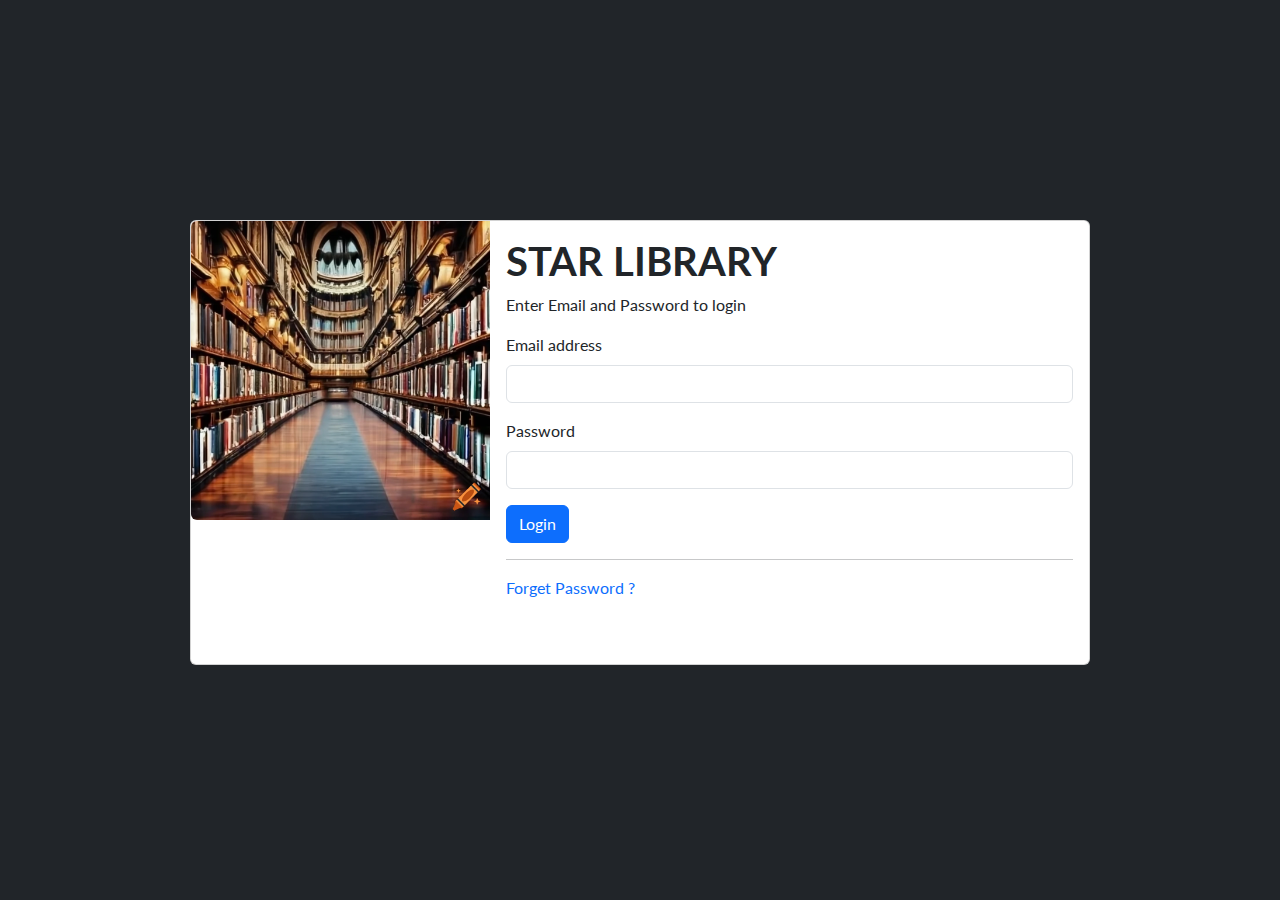
<file: index.html>
<!DOCTYPE html>
<html lang="en">
<head>
    <meta charset="UTF-8">
    <meta name="viewport" content="width=device-width, initial-scale=1.0">
    <title>Document</title>
    <link href="https://cdn.jsdelivr.net/npm/bootstrap@5.3.3/dist/css/bootstrap.min.css" rel="stylesheet" integrity="sha384-QWTKZyjpPEjISv5WaRU9OFeRpok6YctnYmDr5pNlyT2bRjXh0JMhjY6hW+ALEwIH" crossorigin="anonymous">
    <link rel="stylesheet" href="./assets/css/style.css">
</head>
<body class="bg-dark">
   
  <div class="container d-flex align-items-center justify-content-center vh-100">
      <div class="row">
           <div class="col-md-12">
            <div class="card mb-3" style="max-width: 900px;">
              <div class="row g-0">
                <div class="col-md-4">
                  <img src="./assets/img/login-png.webp" class="img-fluid rounded-start" alt="">
                </div>
                <div class="col-md-8">
                  <div class="card-body mb-5">
                    <h1 class="card-title text-uppercase fw-bold">Star Library</h1>
                    <p class="card-text">Enter Email and Password to login</p>
                    <form action="./Dashboard.html">
                      <div class="mb-3">
                        <label for="exampleInputEmail1" class="form-label">Email address</label>
                        <input type="email" class="form-control" id="exampleInputEmail1" aria-describedby="emailHelp">
                      </div>
                      <div class="mb-3">
                        <label for="exampleInputPassword1" class="form-label">Password</label>
                        <input type="password" class="form-control" id="exampleInputPassword1">
                      </div>
                      <button type="submit" class="btn btn-primary">Login</button>
                    </form>
                    <hr>
                    <a href="forgot-password.html" class="text-decoration-none">Forget Password ?</a>
                  </div>
                </div>
              </div>
            </div>
           </div>
      </div>
  </div>
 
<script src="https://cdn.jsdelivr.net/npm/bootstrap@5.3.3/dist/js/bootstrap.bundle.min.js" integrity="sha384-YvpcrYf0tY3lHB60NNkmXc5s9fDVZLESaAA55NDzOxhy9GkcIdslK1eN7N6jIeHz" crossorigin="anonymous"></script>
</body>
</html>
</file>
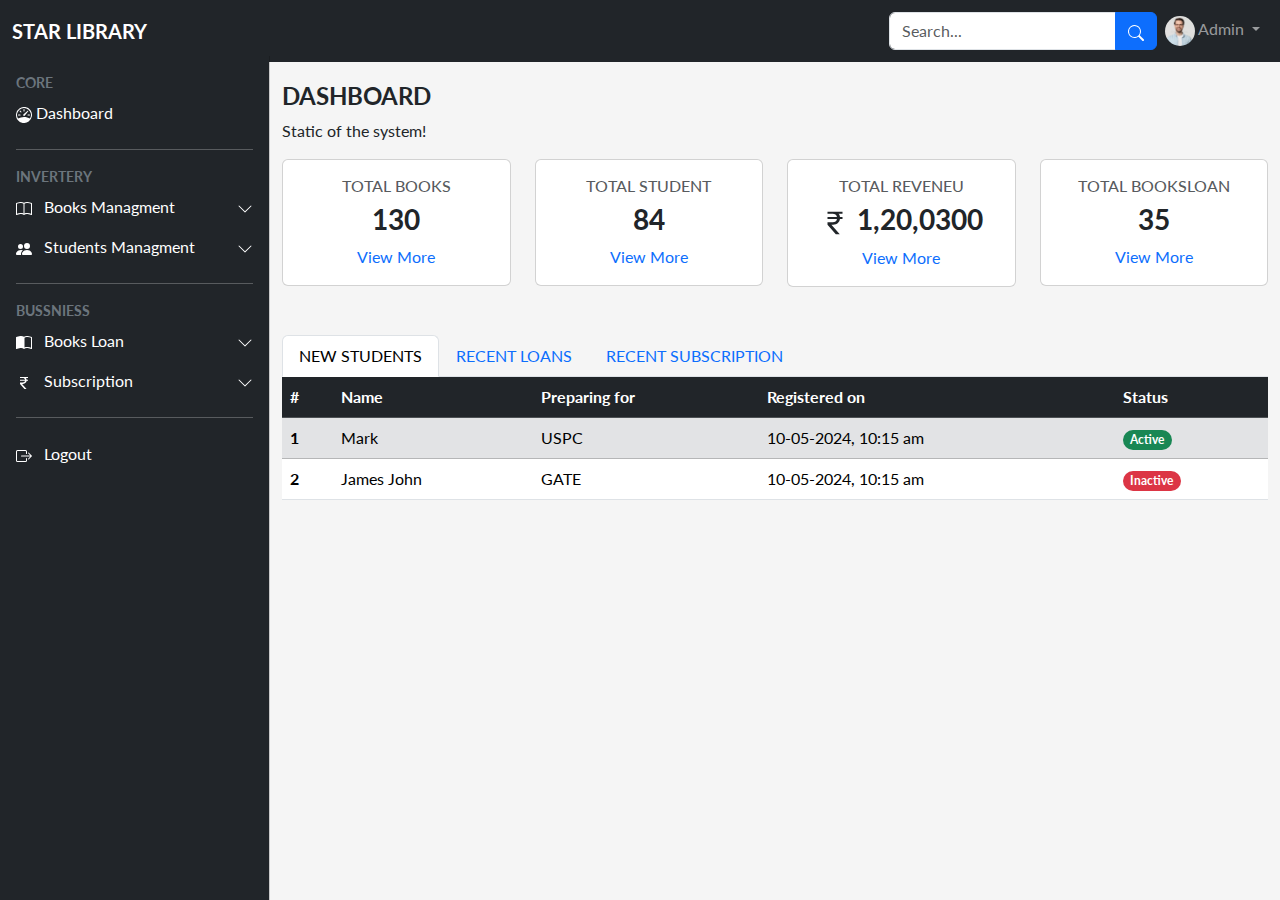
<file: Dashboard.html>
<!DOCTYPE html>
<html lang="en">
<head>
    <meta charset="UTF-8">
    <meta name="viewport" content="width=device-width, initial-scale=1.0">
    <title>Document</title>
    <link href="https://cdn.jsdelivr.net/npm/bootstrap@5.3.3/dist/css/bootstrap.min.css" rel="stylesheet" integrity="sha384-QWTKZyjpPEjISv5WaRU9OFeRpok6YctnYmDr5pNlyT2bRjXh0JMhjY6hW+ALEwIH" crossorigin="anonymous">
    <link rel="stylesheet" href="./assets/css/style.css">
</head>
<body>
    
<!-- navbar top -->
<nav class="navbar navbar-expand-lg navbar-dark bg-dark">
    <div class="container-fluid">
     <!-- offcanvas trigger start -->
    <button class="navbar-toggler me-2" type="button" data-bs-toggle="offcanvas" data-bs-target="#offcanvasExample" aria-controls="offcanvasExample">
        <span class="navbar-toggler-icon"></span>
    </button>
     <!-- offcanvas trigger end -->
      <a class="navbar-brand text-uppercase fw-bold text-uppercase me-auto" href="#">star library</a>
      <button class="navbar-toggler" type="button" data-bs-toggle="collapse" data-bs-target="#navbarSupportedContent" aria-controls="navbarSupportedContent" aria-expanded="false" aria-label="Toggle navigation">
        <span class="navbar-toggler-icon"></span>
      </button>
      <div class="collapse navbar-collapse" id="navbarSupportedContent">
        <form class="d-flex ms-auto" role="search">
            <div class="input-group my-3 my-md-0">
                <input type="text" class="form-control" placeholder="Search..." >
                <button class="btn btn-primary" type="button" id="button-addon2">
                    <svg xmlns="http://www.w3.org/2000/svg" width="16" height="16" fill="currentColor" class="bi bi-search" viewBox="0 0 16 16">
                        <path d="M11.742 10.344a6.5 6.5 0 1 0-1.397 1.398h-.001q.044.06.098.115l3.85 3.85a1 1 0 0 0 1.415-1.414l-3.85-3.85a1 1 0 0 0-.115-.1zM12 6.5a5.5 5.5 0 1 1-11 0 5.5 5.5 0 0 1 11 0"/>
                      </svg>
                </button>
            
              </div>
        </form>
        <ul class="navbar-nav mb-2 mb-lg-0">
            <li class="nav-item dropdown">
              <a class="nav-link dropdown-toggle" href="#" role="button" data-bs-toggle="dropdown" aria-expanded="false">
                    <img src="./assets/img/happy-caucasian-man-glasses-isolated-studio-background-millennial-guy-wear-grey-smiling-white-healthy-teeth-positive-165219955.webp" class="img-icon" alt="">
                Admin
              </a>
              <ul class="dropdown-menu dropdown-menu-end">
                <li><a class="dropdown-item" href="#">Profile</a></li>
                <li><a class="dropdown-item" href="#">Change Password</a></li>
                <li><hr class="dropdown-divider"></li>
                <li><a class="dropdown-item" href="./index.html">Logout</a></li>
              </ul>
            </li>
          </ul>
      </div>
    </div>
  </nav>
<!-- navbar end -->

<!-- offcanvas top -->
  <div class="offcanvas offcanvas-start text-bg-dark sidebar-nav" 
   tabindex="-1" 
   id="offcanvasExample" 
   aria-labelledby="offcanvasExampleLabel"
   >
    <div class="offcanvas-body">
        <ul class="navbar-nav">
            <li class="nav-item">
                  <div class="small text-secondary text-uppercase fw-bold">Core</div>
              </li>
            <li class="nav-item">
              <a class="nav-link active" aria-current="page" href="Dashboard.html">
                <svg xmlns="http://www.w3.org/2000/svg" width="16" height="16" fill="currentColor" class="bi bi-speedometer" viewBox="0 0 16 16">
                    <path d="M8 2a.5.5 0 0 1 .5.5V4a.5.5 0 0 1-1 0V2.5A.5.5 0 0 1 8 2M3.732 3.732a.5.5 0 0 1 .707 0l.915.914a.5.5 0 1 1-.708.708l-.914-.915a.5.5 0 0 1 0-.707M2 8a.5.5 0 0 1 .5-.5h1.586a.5.5 0 0 1 0 1H2.5A.5.5 0 0 1 2 8m9.5 0a.5.5 0 0 1 .5-.5h1.5a.5.5 0 0 1 0 1H12a.5.5 0 0 1-.5-.5m.754-4.246a.39.39 0 0 0-.527-.02L7.547 7.31A.91.91 0 1 0 8.85 8.569l3.434-4.297a.39.39 0 0 0-.029-.518z"/>
                    <path fill-rule="evenodd" d="M6.664 15.889A8 8 0 1 1 9.336.11a8 8 0 0 1-2.672 15.78zm-4.665-4.283A11.95 11.95 0 0 1 8 10c2.186 0 4.236.585 6.001 1.606a7 7 0 1 0-12.002 0"/>
                </svg>
                Dashboard
            </a>
            </li>
            <li class="nav-item"> 
                <hr>
            </li>
            <li class="nav-item">
                <div class="small text-secondary text-uppercase fw-bold">Invertery</div>
            </li>
            <li class="nav-item">
                <a class="nav-link sidebar-link" 
                  data-bs-toggle="collapse" 
                  href="#book_LMS" 
                  role="button" 
                  aria-expanded="false" 
                  aria-controls="book_LMS">
                  <svg xmlns="http://www.w3.org/2000/svg" width="16" height="16" fill="currentColor" class="me-2 bi bi-book" viewBox="0 0 16 16">
                    <path d="M1 2.828c.885-.37 2.154-.769 3.388-.893 1.33-.134 2.458.063 3.112.752v9.746c-.935-.53-2.12-.603-3.213-.493-1.18.12-2.37.461-3.287.811zm7.5-.141c.654-.689 1.782-.886 3.112-.752 1.234.124 2.503.523 3.388.893v9.923c-.918-.35-2.107-.692-3.287-.81-1.094-.111-2.278-.039-3.213.492zM8 1.783C7.015.936 5.587.81 4.287.94c-1.514.153-3.042.672-3.994 1.105A.5.5 0 0 0 0 2.5v11a.5.5 0 0 0 .707.455c.882-.4 2.303-.881 3.68-1.02 1.409-.142 2.59.087 3.223.877a.5.5 0 0 0 .78 0c.633-.79 1.814-1.019 3.222-.877 1.378.139 2.8.62 3.681 1.02A.5.5 0 0 0 16 13.5v-11a.5.5 0 0 0-.293-.455c-.952-.433-2.48-.952-3.994-1.105C10.413.809 8.985.936 8 1.783"/>
                  </svg>
                    Books Managment
                    <span class="right-icon  float-end" >
                        <svg xmlns="http://www.w3.org/2000/svg" width="16" height="16" fill="currentColor" class="bi bi-chevron-down" viewBox="0 0 16 16">
                            <path fill-rule="evenodd" d="M1.646 4.646a.5.5 0 0 1 .708 0L8 10.293l5.646-5.647a.5.5 0 0 1 .708.708l-6 6a.5.5 0 0 1-.708 0l-6-6a.5.5 0 0 1 0-.708"/>
                        </svg>
                    </span>
                  </a>
                  <div class="collapse" id="book_LMS">
                    <div>
                        <ul class="navbar-nav ps-3">
                           <li class="nav-item">
                               <a href="#" 
                                  class="nav-link d-inline-flex align-items-center justify-content-center"
                                  data-bs-toggle="modal"
                                  data-bs-target="#add_employee">
                                <svg xmlns="http://www.w3.org/2000/svg" width="16" height="16" fill="currentColor" class="me-2 bi bi-plus-lg" viewBox="0 0 16 16">
                                    <path fill-rule="evenodd" d="M8 2a.5.5 0 0 1 .5.5v5h5a.5.5 0 0 1 0 1h-5v5a.5.5 0 0 1-1 0v-5h-5a.5.5 0 0 1 0-1h5v-5A.5.5 0 0 1 8 2"/>
                                </svg>
                                  Add New 
                               </a>
                            </li>
                            <li  class="nav-item">
                                <a href="./manage-books.html" class="nav-link">
                                    <svg xmlns="http://www.w3.org/2000/svg" width="16" height="16" fill="currentColor" class="me-2 bi bi-list-task" viewBox="0 0 16 16">
                                        <path fill-rule="evenodd" d="M2 2.5a.5.5 0 0 0-.5.5v1a.5.5 0 0 0 .5.5h1a.5.5 0 0 0 .5-.5V3a.5.5 0 0 0-.5-.5zM3 3H2v1h1z"/>
                                        <path d="M5 3.5a.5.5 0 0 1 .5-.5h9a.5.5 0 0 1 0 1h-9a.5.5 0 0 1-.5-.5M5.5 7a.5.5 0 0 0 0 1h9a.5.5 0 0 0 0-1zm0 4a.5.5 0 0 0 0 1h9a.5.5 0 0 0 0-1z"/>
                                        <path fill-rule="evenodd" d="M1.5 7a.5.5 0 0 1 .5-.5h1a.5.5 0 0 1 .5.5v1a.5.5 0 0 1-.5.5H2a.5.5 0 0 1-.5-.5zM2 7h1v1H2zm0 3.5a.5.5 0 0 0-.5.5v1a.5.5 0 0 0 .5.5h1a.5.5 0 0 0 .5-.5v-1a.5.5 0 0 0-.5-.5zm1 .5H2v1h1z"/>
                                    </svg>
                                    Manage All 
                                </a>
                             </li>
                        </ul>   
                    </div>
                  </div>
            </li>
            <li class="nav-item">
                <a class="nav-link sidebar-link" 
                  data-bs-toggle="collapse" 
                  href="#student_LMS" 
                  role="button" 
                  aria-expanded="false" 
                  aria-controls="student_LMS">
                  <svg xmlns="http://www.w3.org/2000/svg" width="16" height="16" fill="currentColor" class="me-2 bi bi-people-fill" viewBox="0 0 16 16">
                    <path d="M7 14s-1 0-1-1 1-4 5-4 5 3 5 4-1 1-1 1zm4-6a3 3 0 1 0 0-6 3 3 0 0 0 0 6m-5.784 6A2.24 2.24 0 0 1 5 13c0-1.355.68-2.75 1.936-3.72A6.3 6.3 0 0 0 5 9c-4 0-5 3-5 4s1 1 1 1zM4.5 8a2.5 2.5 0 1 0 0-5 2.5 2.5 0 0 0 0 5"/>
                  </svg>
                    Students Managment
                    <span class="right-icon  float-end" >
                        <svg xmlns="http://www.w3.org/2000/svg" width="16" height="16" fill="currentColor" class="bi bi-chevron-down" viewBox="0 0 16 16">
                            <path fill-rule="evenodd" d="M1.646 4.646a.5.5 0 0 1 .708 0L8 10.293l5.646-5.647a.5.5 0 0 1 .708.708l-6 6a.5.5 0 0 1-.708 0l-6-6a.5.5 0 0 1 0-.708"/>
                        </svg>
                    </span>
                  </a>
                  <div class="collapse" id="student_LMS">
                    <div>
                        <ul class="navbar-nav ps-3">
                           <li class="nav-item">
                               <a href="#" 
                                 class="nav-link d-inline-flex align-items-center justify-content-center"
                                 data-bs-target="#Add_student"
                                 data-bs-toggle="modal">
                                <svg xmlns="http://www.w3.org/2000/svg" width="16" height="16" fill="currentColor" class="me-2 bi bi-plus-lg" viewBox="0 0 16 16">
                                    <path fill-rule="evenodd" d="M8 2a.5.5 0 0 1 .5.5v5h5a.5.5 0 0 1 0 1h-5v5a.5.5 0 0 1-1 0v-5h-5a.5.5 0 0 1 0-1h5v-5A.5.5 0 0 1 8 2"/>
                                </svg>
                                  Add New 
                               </a>
                            </li>
                            <li  class="nav-item">
                                <a href="./manage-student.html" class="nav-link">
                                    <svg xmlns="http://www.w3.org/2000/svg" width="16" height="16" fill="currentColor" class="me-2 bi bi-list-task" viewBox="0 0 16 16">
                                        <path fill-rule="evenodd" d="M2 2.5a.5.5 0 0 0-.5.5v1a.5.5 0 0 0 .5.5h1a.5.5 0 0 0 .5-.5V3a.5.5 0 0 0-.5-.5zM3 3H2v1h1z"/>
                                        <path d="M5 3.5a.5.5 0 0 1 .5-.5h9a.5.5 0 0 1 0 1h-9a.5.5 0 0 1-.5-.5M5.5 7a.5.5 0 0 0 0 1h9a.5.5 0 0 0 0-1zm0 4a.5.5 0 0 0 0 1h9a.5.5 0 0 0 0-1z"/>
                                        <path fill-rule="evenodd" d="M1.5 7a.5.5 0 0 1 .5-.5h1a.5.5 0 0 1 .5.5v1a.5.5 0 0 1-.5.5H2a.5.5 0 0 1-.5-.5zM2 7h1v1H2zm0 3.5a.5.5 0 0 0-.5.5v1a.5.5 0 0 0 .5.5h1a.5.5 0 0 0 .5-.5v-1a.5.5 0 0 0-.5-.5zm1 .5H2v1h1z"/>
                                    </svg>
                                    Manage All 
                                </a>
                             </li>
                        </ul>   
                    </div>
                  </div>
            </li>
            <li class="nav-item"> 
                <hr>
            </li>
            <li class="nav-item">
                <div class="small text-secondary text-uppercase fw-bold">bussniess</div>
            </li>
            <li class="nav-item">
                <a class="nav-link sidebar-link" 
                  data-bs-toggle="collapse" 
                  href="#book_Loan" 
                  role="button" 
                  aria-expanded="false" 
                  aria-controls="book_Loan">
                    <svg xmlns="http://www.w3.org/2000/svg" width="16" height="16" fill="currentColor" class="me-2 bi bi-book-half" viewBox="0 0 16 16">
                        <path d="M8.5 2.687c.654-.689 1.782-.886 3.112-.752 1.234.124 2.503.523 3.388.893v9.923c-.918-.35-2.107-.692-3.287-.81-1.094-.111-2.278-.039-3.213.492zM8 1.783C7.015.936 5.587.81 4.287.94c-1.514.153-3.042.672-3.994 1.105A.5.5 0 0 0 0 2.5v11a.5.5 0 0 0 .707.455c.882-.4 2.303-.881 3.68-1.02 1.409-.142 2.59.087 3.223.877a.5.5 0 0 0 .78 0c.633-.79 1.814-1.019 3.222-.877 1.378.139 2.8.62 3.681 1.02A.5.5 0 0 0 16 13.5v-11a.5.5 0 0 0-.293-.455c-.952-.433-2.48-.952-3.994-1.105C10.413.809 8.985.936 8 1.783"/>
                      </svg>
                    Books Loan
                    <span class="right-icon  float-end" >
                        <svg xmlns="http://www.w3.org/2000/svg" width="16" height="16" fill="currentColor" class="bi bi-chevron-down" viewBox="0 0 16 16">
                            <path fill-rule="evenodd" d="M1.646 4.646a.5.5 0 0 1 .708 0L8 10.293l5.646-5.647a.5.5 0 0 1 .708.708l-6 6a.5.5 0 0 1-.708 0l-6-6a.5.5 0 0 1 0-.708"/>
                        </svg>
                    </span>
                  </a>
                  <div class="collapse" id="book_Loan">
                    <div>
                        <ul class="navbar-nav ps-3">
                           <li class="nav-item"
                               data-bs-toggle="modal"
                               data-bs-target="#Add_Loan">
                               <a href="#" class="nav-link d-inline-flex align-items-center justify-content-center">
                                <svg xmlns="http://www.w3.org/2000/svg" width="16" height="16" fill="currentColor" class="me-2 bi bi-plus-lg" viewBox="0 0 16 16">
                                    <path fill-rule="evenodd" d="M8 2a.5.5 0 0 1 .5.5v5h5a.5.5 0 0 1 0 1h-5v5a.5.5 0 0 1-1 0v-5h-5a.5.5 0 0 1 0-1h5v-5A.5.5 0 0 1 8 2"/>
                                </svg>
                                  Add New 
                               </a>
                            </li>
                            <li  class="nav-item">
                                <a href="Manage-Loan.html" class="nav-link">
                                    <svg xmlns="http://www.w3.org/2000/svg" width="16" height="16" fill="currentColor" class="me-2 bi bi-list-task" viewBox="0 0 16 16">
                                        <path fill-rule="evenodd" d="M2 2.5a.5.5 0 0 0-.5.5v1a.5.5 0 0 0 .5.5h1a.5.5 0 0 0 .5-.5V3a.5.5 0 0 0-.5-.5zM3 3H2v1h1z"/>
                                        <path d="M5 3.5a.5.5 0 0 1 .5-.5h9a.5.5 0 0 1 0 1h-9a.5.5 0 0 1-.5-.5M5.5 7a.5.5 0 0 0 0 1h9a.5.5 0 0 0 0-1zm0 4a.5.5 0 0 0 0 1h9a.5.5 0 0 0 0-1z"/>
                                        <path fill-rule="evenodd" d="M1.5 7a.5.5 0 0 1 .5-.5h1a.5.5 0 0 1 .5.5v1a.5.5 0 0 1-.5.5H2a.5.5 0 0 1-.5-.5zM2 7h1v1H2zm0 3.5a.5.5 0 0 0-.5.5v1a.5.5 0 0 0 .5.5h1a.5.5 0 0 0 .5-.5v-1a.5.5 0 0 0-.5-.5zm1 .5H2v1h1z"/>
                                    </svg>
                                    Manage All 
                                </a>
                             </li>
                        </ul>   
                    </div>
                  </div>
            </li>
            <li class="nav-item">
                <a class="nav-link sidebar-link" 
                  data-bs-toggle="collapse" 
                  href="#subscription_LMS" 
                  role="button" 
                  aria-expanded="false" 
                  aria-controls="subscription_LMS">
                  <svg xmlns="http://www.w3.org/2000/svg" width="16" height="16" fill="currentColor" class="me-2 bi bi-currency-rupee" viewBox="0 0 16 16">
                    <path d="M4 3.06h2.726c1.22 0 2.12.575 2.325 1.724H4v1.051h5.051C8.855 7.001 8 7.558 6.788 7.558H4v1.317L8.437 14h2.11L6.095 8.884h.855c2.316-.018 3.465-1.476 3.688-3.049H12V4.784h-1.345c-.08-.778-.357-1.335-.793-1.732H12V2H4z"/>
                  </svg>
                    Subscription
                    <span class="right-icon  float-end" >
                        <svg xmlns="http://www.w3.org/2000/svg" width="16" height="16" fill="currentColor" class="bi bi-chevron-down" viewBox="0 0 16 16">
                            <path fill-rule="evenodd" d="M1.646 4.646a.5.5 0 0 1 .708 0L8 10.293l5.646-5.647a.5.5 0 0 1 .708.708l-6 6a.5.5 0 0 1-.708 0l-6-6a.5.5 0 0 1 0-.708"/>
                        </svg>
                    </span>
                  </a>
                  <div class="collapse" id="subscription_LMS">
                    <div>
                        <ul class="navbar-nav ps-3">
                           <li class="nav-item">
                               <a href="#" 
                                 class="nav-link d-inline-flex align-items-center justify-content-center"
                                 data-bs-toggle="modal"
                                 data-bs-target="#add_plain">
                                <svg xmlns="http://www.w3.org/2000/svg" width="16" height="16" fill="currentColor" class="me-2 bi bi-plus-lg" viewBox="0 0 16 16">
                                    <path fill-rule="evenodd" d="M8 2a.5.5 0 0 1 .5.5v5h5a.5.5 0 0 1 0 1h-5v5a.5.5 0 0 1-1 0v-5h-5a.5.5 0 0 1 0-1h5v-5A.5.5 0 0 1 8 2"/>
                                </svg>
                                  Plans
                               </a>
                            </li>
                            <li  class="nav-item">
                                <a href="subscriptions.html" class="nav-link">
                                    <svg xmlns="http://www.w3.org/2000/svg" width="16" height="16" fill="currentColor" class="me-2 bi bi-list-task" viewBox="0 0 16 16">
                                        <path fill-rule="evenodd" d="M2 2.5a.5.5 0 0 0-.5.5v1a.5.5 0 0 0 .5.5h1a.5.5 0 0 0 .5-.5V3a.5.5 0 0 0-.5-.5zM3 3H2v1h1z"/>
                                        <path d="M5 3.5a.5.5 0 0 1 .5-.5h9a.5.5 0 0 1 0 1h-9a.5.5 0 0 1-.5-.5M5.5 7a.5.5 0 0 0 0 1h9a.5.5 0 0 0 0-1zm0 4a.5.5 0 0 0 0 1h9a.5.5 0 0 0 0-1z"/>
                                        <path fill-rule="evenodd" d="M1.5 7a.5.5 0 0 1 .5-.5h1a.5.5 0 0 1 .5.5v1a.5.5 0 0 1-.5.5H2a.5.5 0 0 1-.5-.5zM2 7h1v1H2zm0 3.5a.5.5 0 0 0-.5.5v1a.5.5 0 0 0 .5.5h1a.5.5 0 0 0 .5-.5v-1a.5.5 0 0 0-.5-.5zm1 .5H2v1h1z"/>
                                    </svg>
                                    Purchase History
                                </a>
                             </li>
                        </ul>   
                    </div>
                  </div>
            </li>
            <li class="nav-item"> 
                <hr>
            </li>
            <li class="nav-item">
                <a class="nav-link active" aria-current="page" href="index.html">
                    <svg xmlns="http://www.w3.org/2000/svg" width="16" height="16" fill="currentColor" class="me-2 bi bi-box-arrow-right" viewBox="0 0 16 16">
                        <path fill-rule="evenodd" d="M10 12.5a.5.5 0 0 1-.5.5h-8a.5.5 0 0 1-.5-.5v-9a.5.5 0 0 1 .5-.5h8a.5.5 0 0 1 .5.5v2a.5.5 0 0 0 1 0v-2A1.5 1.5 0 0 0 9.5 2h-8A1.5 1.5 0 0 0 0 3.5v9A1.5 1.5 0 0 0 1.5 14h8a1.5 1.5 0 0 0 1.5-1.5v-2a.5.5 0 0 0-1 0z"/>
                        <path fill-rule="evenodd" d="M15.854 8.354a.5.5 0 0 0 0-.708l-3-3a.5.5 0 0 0-.708.708L14.293 7.5H5.5a.5.5 0 0 0 0 1h8.793l-2.147 2.146a.5.5 0 0 0 .708.708z"/>
                      </svg>
                 Logout
              </a>
              </li>
           
        </ul> 

    </div>
  </div>
<!-- offcanvas end -->
<!-- main content start -->
 <main class="mt-1 pt-3">
   <div class="container-fluid">
       <!-- cards -->
       <div class="row">
        <div class="col-md-12">
            <h4 class="fw-bold text-uppercase">dashboard</h4>
            <p>Static of the system!</p>
        </div>
        <div class="col-md-3">
          <div class="card ">
              <div class="card-body text-center">
                <h6 class="card-title text-uppercase text-muted">Total Books</h6>
                <h3 class="fw-bold">130</h3>
                <a href="#" class="card-link text-decoration-none">View More</a>
              </div>
            </div>
        </div>
        <div class="col-md-3">
          <div class="card  mt-md-0 mt-3">
              <div class="card-body text-center">
                <h6 class="card-title text-uppercase text-muted">Total student</h6>
                <h3 class="fw-bold">84</h3>
                <a href="#" class="card-link text-decoration-none">View More</a>
              </div>
            </div>
        </div>
        <div class="col-md-3">
          <div class="card   mt-md-0 mt-3">
              <div class="card-body text-center">
                <h6 class="card-title text-uppercase text-muted">Total Reveneu</h6>
                <h3 class="fw-bold">
                  <svg xmlns="http://www.w3.org/2000/svg" width="30" height="30" fill="currentColor" class=" bi bi-currency-rupee" viewBox="0 0 16 16">
                      <path d="M4 3.06h2.726c1.22 0 2.12.575 2.325 1.724H4v1.051h5.051C8.855 7.001 8 7.558 6.788 7.558H4v1.317L8.437 14h2.11L6.095 8.884h.855c2.316-.018 3.465-1.476 3.688-3.049H12V4.784h-1.345c-.08-.778-.357-1.335-.793-1.732H12V2H4z"/>
                  </svg>
                  1,20,0300</h3>
                <a href="#" class="card-link text-decoration-none">View More</a>
              </div>
            </div>
        </div>
        <div class="col-md-3">
          <div class="card mt-md-0 mt-3">
              <div class="card-body text-center">
                <h6 class="card-title text-uppercase text-muted">Total Booksloan</h6>
                <h3 class="fw-bold">35</h3>
                <a href="#" class="card-link text-decoration-none">View More</a>
              </div>
            </div>
        </div>
     </div>
       <!-- card -->
       <div class="row dashboad-tabs mt-5">
          <div class="col-md-12">
            <ul class="nav nav-tabs" id="myTab" role="tablist">
                <li class="nav-item" role="presentation">
                  <button class="nav-link active text-uppercase" 
                         id="home-tab" data-bs-toggle="tab" 
                         data-bs-target="#recent_student" 
                         type="button" 
                         role="tab" 
                         aria-controls="recent_student" 
                         aria-selected="true">New Students</button>
                </li>
                <li class="nav-item" role="presentation">
                  <button class="nav-link text-uppercase" 
                  id="profile-tab" data-bs-toggle="tab" 
                  data-bs-target="#secent_loan" 
                  type="button" 
                  role="tab" 
                  aria-controls="secent_loan" 
                  aria-selected="false">Recent Loans</button>
                </li>
                <li class="nav-item" role="presentation">
                  <button 
                     class="nav-link btn-btn-sm text-uppercase" 
                     id="contact-tab" 
                     data-bs-toggle="tab" 
                     data-bs-target="#recent_subscriptoin" 
                     type="button" 
                     role="tab" 
                     aria-controls="recent_subscriptoin" 
                     aria-selected="false">Recent Subscription</button>
                </li>
              </ul>
             <!-- table -->
                   <div class="table-responsive">
                    <div class="tab-content bordered" id="myTabContent">
                      <div class="tab-pane fade show active" 
                            id="recent_student" 
                            role="tabpanel" 
                            aria-labelledby="home-tab" 
                            tabindex="0">
                            <table class="table">
                              <thead>
                                <tr class="table-dark align-middle ">
                                  <th scope="col">#</th>
                                  <th scope="col">Name</th>
                                  <th scope="col">Preparing for</th>
                                  <th scope="col">Registered on</th>
                                  <th scope="col">Status</th>
                                </tr>
                              </thead>
                              <tbody>
                                <tr class="table-secondary">
                                  <th scope="row">1</th>
                                  <td>Mark</td>
                                  <td>USPC</td>
                                  <td>10-05-2024, 10:15 am</td>
                                  <td>
                                      <span class="badge text-bg-success rounded-pill">Active</span>
                                  </td>
                                </tr>
                                <tr>
                                  <th scope="row">2</th>
                                  <td>James John</td>
                                  <td>GATE</td>
                                  <td>10-05-2024, 10:15 am</td>
                                  <td>
                                      <span class="badge text-bg-danger rounded-pill">Inactive</span>
                                  </td>
                                </tr>
                              </tbody>
                            </table></div>
                      <div class="tab-pane fade" 
                           id="secent_loan" 
                           role="tabpanel" 
                           aria-labelledby="profile-tab" 
                           tabindex="0">
                   
                           <div class="table-responsive">
                            <table class="table">
                              <thead>
                                <tr class="table-dark align-middle">
                                  <th scope="col">#</th>
                                  <th scope="col">Book Name</th>
                                  <th scope="col">Student Name</th>
                                  <th scope="col">Loan Date</th>
                                  <th scope="col">Due Date</th>
                                  <th scope="col">Status</th>
                                </tr>
                              </thead>
                              <tbody class="align-middle">
                                <tr class="table-secondary">
                                  <th scope="row">1</th>
                                  <td>Moth Smoke</td>
                                  <td>Ali</td>
                                  <td>10-04-2024, 10:15 am</td>
                                  <td>10-05-2024, 10:15 am</td>
                                  <td>
                                      <span class="badge text-bg-success rounded-pill">Active</span>
                                  </td>
                                </tr>
                                <tr>
                                  <th scope="row">2</th>
                                  <td>The Reluctant  </td>
                                  <td>Awas</td>
                                  <td>10-04-2024, 10:15 am</td>
                                  <td>10-05-2024, 10:15 am</td>
                                  <td>
                                      <span class="badge text-bg-warning rounded-pill">Return</span>
                                  </td>
                                </tr>
                              </tbody>
                            </table>
                          </div>
                          </div>
                         <div class="table-responsive">
                          <div class="tab-pane fade" 
                          id="recent_subscriptoin" 
                          role="tabpanel" 
                          aria-labelledby="contact-tab" 
                          tabindex="0">
                          <table class="table ">
                             <thead>
                               <tr class="table-dark align-middle">
                                 <th scope="col">#</th>
                                 <th scope="col">Student Name</th>
                                 <th scope="col">Ammount</th>
                                 <th scope="col">Start Date</th>
                                 <th scope="col">End Date</th>
                                 <th scope="col">Status</th>
                               </tr>
                             </thead>
                             <tbody class="align-middle">
                               <tr class="table-secondary">
                                 <th scope="row">1</th>
                                 <td>Ali</td>
                                 <td>
                                     <svg xmlns="http://www.w3.org/2000/svg" width="16" height="16" fill="currentColor" class=" bi bi-currency-rupee" viewBox="0 0 16 16">
                                         <path d="M4 3.06h2.726c1.22 0 2.12.575 2.325 1.724H4v1.051h5.051C8.855 7.001 8 7.558 6.788 7.558H4v1.317L8.437 14h2.11L6.095 8.884h.855c2.316-.018 3.465-1.476 3.688-3.049H12V4.784h-1.345c-.08-.778-.357-1.335-.793-1.732H12V2H4z"/>
                                     </svg>
                                     500
                                 </td>
                                 <td>10-04-2024, 10:15 am</td>
                                 <td>10-05-2024, 10:15 am</td>
                                 <td>
                                     <span class="badge text-bg-success rounded-pill">Active</span>
                                 </td>
                               </tr>
                               <tr>
                                 <th scope="row">2</th>
                                 <td>Awais </td>
                                 <td>
                                     <svg xmlns="http://www.w3.org/2000/svg" width="16" height="16" fill="currentColor" class=" bi bi-currency-rupee" viewBox="0 0 16 16">
                                         <path d="M4 3.06h2.726c1.22 0 2.12.575 2.325 1.724H4v1.051h5.051C8.855 7.001 8 7.558 6.788 7.558H4v1.317L8.437 14h2.11L6.095 8.884h.855c2.316-.018 3.465-1.476 3.688-3.049H12V4.784h-1.345c-.08-.778-.357-1.335-.793-1.732H12V2H4z"/>
                                     </svg>
                                     750
                                 </td>
                                 <td>10-04-2024, 10:15 am</td>
                                 <td>10-05-2024, 10:15 am</td>
                                 <td>
                                     <span class="badge text-bg-success rounded-pill">Active</span>
                                 </td>
                               </tr>
                               <tr class="table-secondary">
                                 <th scope="row">2</th>
                                 <td>Asad</td>
                                 <td>
                                     <svg xmlns="http://www.w3.org/2000/svg" width="16" height="16" fill="currentColor" class=" bi bi-currency-rupee" viewBox="0 0 16 16">
                                         <path d="M4 3.06h2.726c1.22 0 2.12.575 2.325 1.724H4v1.051h5.051C8.855 7.001 8 7.558 6.788 7.558H4v1.317L8.437 14h2.11L6.095 8.884h.855c2.316-.018 3.465-1.476 3.688-3.049H12V4.784h-1.345c-.08-.778-.357-1.335-.793-1.732H12V2H4z"/>
                                     </svg>
                                     500</td>
                                 <td>10-04-2024, 10:15 am</td>
                                 <td>10-05-2024, 10:15 am</td>
                                 <td>
                                     <span class="badge text-bg-success rounded-pill">Active</span>
                                 </td>
                               </tr>
                               <tr>
                                 <th scope="row">2</th>
                                 <td>Muneeb</td>
                                 <td>
                                     <svg xmlns="http://www.w3.org/2000/svg" width="16" height="16" fill="currentColor" class=" bi bi-currency-rupee" viewBox="0 0 16 16">
                                         <path d="M4 3.06h2.726c1.22 0 2.12.575 2.325 1.724H4v1.051h5.051C8.855 7.001 8 7.558 6.788 7.558H4v1.317L8.437 14h2.11L6.095 8.884h.855c2.316-.018 3.465-1.476 3.688-3.049H12V4.784h-1.345c-.08-.778-.357-1.335-.793-1.732H12V2H4z"/>
                                     </svg>
                                     1000
                                 </td>
                                 <td>10-04-2024, 10:15 am</td>
                                 <td>10-05-2024, 10:15 am</td>
                                 <td>
                                     <span class="badge text-bg-danger rounded-pill">Inactive</span>
                                 </td>
                               </tr>
                             </tbody>
                           </table>
                         </div>
                         </div>
                    </div>
                   </div>
             <!-- table -->
          </div>
       </div>
   </div>
</main>
<!-- main content start -->

   <!-- add bookdetail modal -->
   <div 
   class="modal fade"
   id="add_employee"
   data-bs-backdrop="static"
   tabindex="-1"
   aria-hidden="true"
   style="backdrop-filter: blue (5px);">
        <div class="modal-dialog modal-dialog-centered">
             <div class="modal-content">
                <div class="modal-header text-bg-dark">
                  <h5 class="modal-title">Add Book Deatils</h5>
                  <button 
                  class="btn-close btn-close-white"
                  type="button"
                  data-bs-dismiss="modal"
                  aria-label="Close"></button>
                </div>
                <div class="modal-body">
                     <form>
                      <div class="container">
                          <div class="row gx-2">
                              <div class="col-md-6">
                                 <div class="mb-3">
                                     <input type="text" class="form-control form-control-sm" placeholder="Book Name" required>
                                 </div>
                              </div>
                              <div class="col-md-6">
                                 <div class="mb-3">
                                     <input type="text" class="form-control form-control-sm" placeholder="ISBN Nnumber" required>
                                 </div>
                              </div>
                              <div class="col-md-6">
                                 <div class="mb-3">
                                     <input type="text" class="form-control form-control-sm" placeholder="Author Name" required>
                                 </div>
                              </div>
                              <div class="col-md-6">
                                   <div class="mb-3">
                                       <input type="text" class="form-control form-control-sm" placeholder="Publisher Number" required>
                                   </div>
                              </div>
                              <div class="col-md-12">
                                 <div class="mb-3">
                                     <select class="form-select form-select-sm" aria-label="job assigned">
                                         <option selected>Category / Courses</option>
                                         <option value="Graphic Designer">USPC</option>
                                         <option value="Web Designer">GATE</option>
                                         <option value="Web developer">MCA Entrance</option>
                                     </select>
                                 </div>
                            </div>
                            <div class="col-md-10">
                                 <div class="d-grid">
                                    <button 
                                    class="btn btn-sm btn-success mb-md-0 mb-2"
                                    type="submit"
                                    >Publish</button>
                                 </div>
                            </div>
                            <div class="col-md-2">
                             <div class="d-grid">
                                <button 
                                class="btn btn-sm btn-warning"
                                type="button"
                                data-bs-dismiss="modal"
                                aria-label="Close"
                                 >Close</button>
                             </div>
                        </div>
                          </div>
                      </div>
                     </form>
                </div>
             </div>
        </div>
   </div>
 <!-- add bookdetail modal -->
   <!-- add atudentdetails modal -->
   <div 
   class="modal fade"
   id="Add_student"
   data-bs-backdrop="static"
   tabindex="-1"
   aria-hidden="true"
   style="backdrop-filter: blue (5px);">
        <div class="modal-dialog modal-dialog-centered">
             <div class="modal-content">
                <div class="modal-header text-bg-dark">
                  <h5 class="modal-title">Add Student</h5>
                  <button 
                  class="btn-close btn-close-white"
                  type="button"
                  data-bs-dismiss="modal"
                  aria-label="Close"></button>
                </div>
                <div class="modal-body">
                     <form>
                      <div class="container">
                          <div class="row gx-2">
                              <div class="col-md-6">
                                 <div class="mb-3">
                                     <input type="text" class="form-control form-control-sm" placeholder="Full Name" required>
                                 </div>
                              </div>
                              <div class="col-md-6">
                                 <div class="mb-3">
                                     <input type="email" class="form-control form-control-sm" placeholder="Email" required>
                                 </div>
                              </div>
                              <div class="col-md-6">
                                   <div class="mb-3">
                                       <input type="text" class="form-control form-control-sm" placeholder="Phone Nnumber" required>
                                   </div>
                              </div>
                              <div class="col-md-6">
                                <div class="mb-3">
                                    <input type="text" class="form-control form-control-sm" placeholder="Address" required>
                                </div>
                           </div>
                            <div class="col-md-10">
                                 <div class="d-grid">
                                    <button 
                                    class="btn btn-sm btn-success mb-md-0 mb-2"
                                    type="submit"
                                    >Save</button>
                                 </div>
                            </div>
                            <div class="col-md-2">
                             <div class="d-grid">
                                <button 
                                class="btn btn-sm btn-warning"
                                type="button"
                                data-bs-dismiss="modal"
                                aria-label="Close"
                                 >Close</button>
                             </div>
                        </div>
                          </div>
                      </div>
                     </form>
                </div>
             </div>
        </div>
   </div>
 <!-- add studentdetails modal -->
   <!-- add studentdetails modal -->
   <div 
   class="modal fade"
   id="Add_Loan"
   data-bs-backdrop="static"
   tabindex="-1"
   aria-hidden="true"
   style="backdrop-filter: blue (5px);">
        <div class="modal-dialog modal-dialog-centered">
             <div class="modal-content">
                <div class="modal-header text-bg-dark">
                  <h5 class="modal-title text-uppercase">Add Loan</h5>
                  <button 
                  class="btn-close btn-close-white"
                  type="button"
                  data-bs-dismiss="modal"
                  aria-label="Close"></button>
                </div>
                <div class="modal-body">
                     <form>
                      <div class="container">
                          <div class="row gx-2">
                              <div class="col-md-6">
                                <div class="mb-3">
                                  <label for="" class="form-label">Select Book</label>
                                  <select class="form-select form-select-sm" aria-label="job assigned">
                                      <option selected>Select Please</option>
                                      <option value="Graphic Designer">USPC</option>
                                      <option value="Web Designer">GATE</option>
                                      <option value="Web developer">MCA Entrance</option>
                                  </select>
                              </div>
                              </div>
                              <div class="col-md-6">
                                <div class="mb-3">
                                  <label for="" class="form-label">Select Student</label>
                                  <select class="form-select form-select-sm" aria-label="job assigned">
                                      <option selected>Select Please</option>
                                      <option value="">Ali</option>
                                      <option value="">Awais</option>
                                      <option value="">Asad</option>
                                  </select>
                              </div>
                              </div>
                              <div class="col-md-6">
                                   <div class="mb-3">
                                        <label for="Loan-date">Loan Date</label>
                                       <input  id="Loan-date" type="date" class="form-control form-control-sm"required>
                                   </div>
                              </div>
                              <div class="col-md-6">
                                <div class="mb-3">
                                  <label for="Loan-date">Return Date</label>
                                 <input  id="Loan-date" type="date" class="form-control form-control-sm"required>
                             </div>
                           </div>
                            <div class="col-md-10">
                                 <div class="d-grid">
                                    <button 
                                    class="btn btn-sm btn-success mb-md-0 mb-2"
                                    type="submit"
                                    >Save</button>
                                 </div>
                            </div>
                            <div class="col-md-2">
                             <div class="d-grid">
                                <button 
                                class="btn btn-sm btn-warning"
                                type="button"
                                data-bs-dismiss="modal"
                                aria-label="Close"
                                 >Close</button>
                             </div>
                        </div>
                          </div>
                      </div>
                     </form>
                </div>
             </div>
        </div>
   </div>
 <!-- add studentdetails modal -->
    <!-- add plain modal -->
    <div 
    class="modal fade"
    id="add_plain"
    data-bs-backdrop="static"
    tabindex="-1"
    aria-hidden="true"
    style="backdrop-filter: blue (5px);">
         <div class="modal-dialog modal-dialog-centered">
              <div class="modal-content">
                 <div class="modal-header text-bg-dark">
                   <h5 class="modal-title text-uppercase">Add Plains</h5>
                   <button 
                   class="btn-close btn-close-white"
                   type="button"
                   data-bs-dismiss="modal"
                   aria-label="Close"></button>
                 </div>
                 <div class="modal-body">
                      <form>
                       <div class="container">
                           <div class="row gx-2">
                               <div class="col-md-12">
                                 <div class="mb-3">
                                   <label for="" class="form-label"> Title</label>
                                   <select class="form-select form-select-sm" aria-label="job assigned">
                                       <option selected>Select Please</option>
                                       <option value="Graphic Designer">BASIC</option>
                                       <option value="Web Designer">STANDARD</option>
                                       <option value="Web developer">PREMIUM</option>
                                   </select>
                               </div>
                               </div>
                               <div class="col-md-12">
                                 <div class="mb-3">
                                   <label for="" class="form-label">Amount</label>
                                   <select class="form-select form-select-sm" aria-label="job assigned">
                                       <option selected>Select Please</option>
                                       <option value="">
                                   
                                         Rs: 300
                                        </option>
                                       <option value="">
                                    
                                         Rs: 750
                                       </option>
                                       <option value="">
                                    
                                          Rs: 1200
                                       </option>
                                   </select>
                               </div>
                               </div>
                               <div class="col-md-12">
                                <div class="mb-3">
                                  <label for="" class="form-label"> Duration</label>
                                  <select class="form-select form-select-sm" aria-label="job assigned">
                                      <option selected>Select Please</option>
                                      <option value="Graphic Designer">1 Month</option>
                                      <option value="Web Designer">3 Month</option>
                                      <option value="Web developer">6 Month</option>
                                  </select>
                              </div>
                              </div>
                            
                             <div class="col-md-10">
                                  <div class="d-grid">
                                     <button 
                                     class="btn btn-sm btn-success mb-md-0 mb-2"
                                     type="submit"
                                     >Save</button>
                                  </div>
                             </div>
                             <div class="col-md-2">
                              <div class="d-grid">
                                 <button 
                                 class="btn btn-sm btn-warning"
                                 type="button"
                                 data-bs-dismiss="modal"
                                 aria-label="Close"
                                  >Close</button>
                              </div>
                         </div>
                           </div>
                       </div>
                      </form>
                 </div>
              </div>
         </div>
    </div>
  <!-- add plain modal -->

<script src="https://cdn.jsdelivr.net/npm/bootstrap@5.3.3/dist/js/bootstrap.bundle.min.js" integrity="sha384-YvpcrYf0tY3lHB60NNkmXc5s9fDVZLESaAA55NDzOxhy9GkcIdslK1eN7N6jIeHz" crossorigin="anonymous"></script>
</body>
</html>
</file>
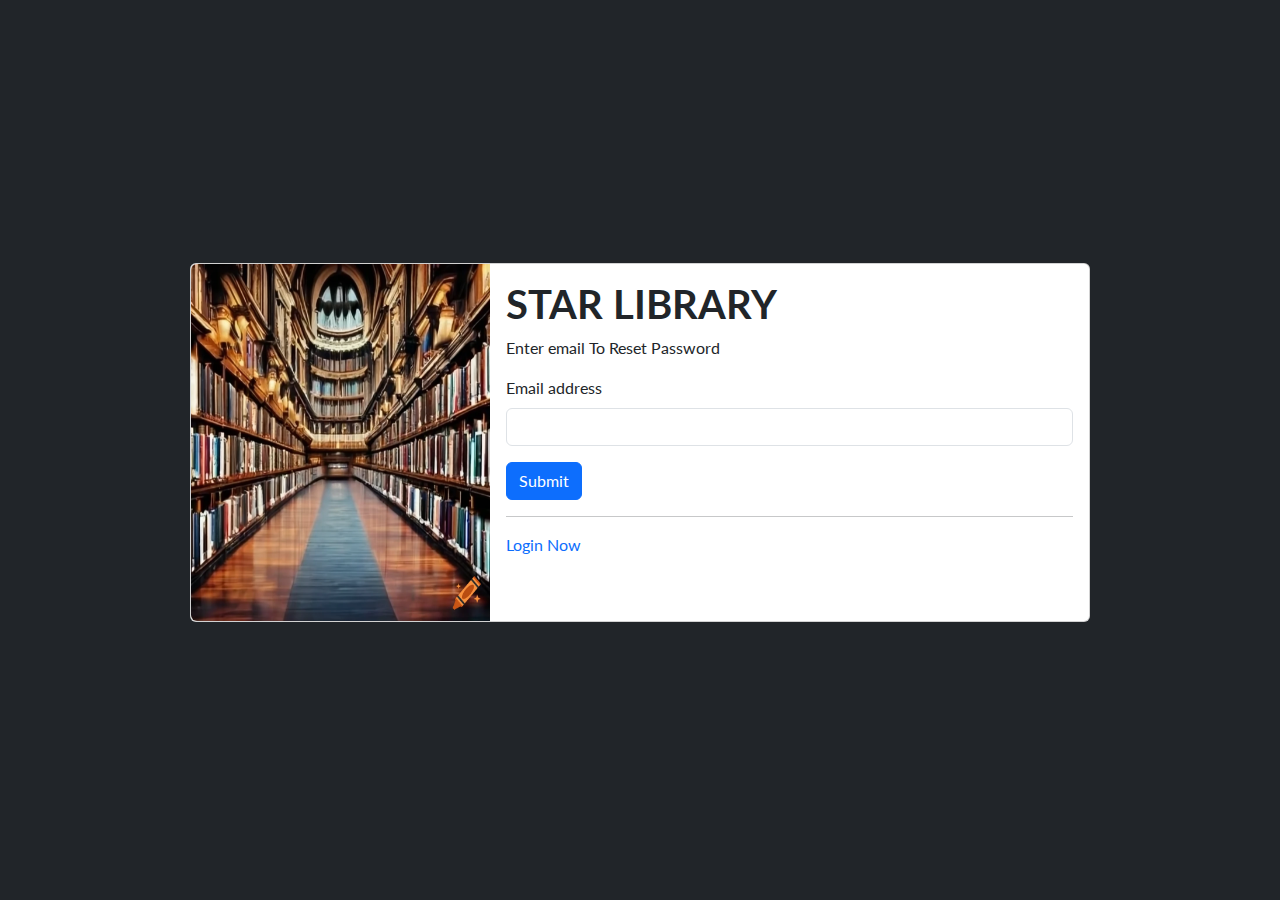
<file: forgot-password.html>
<!DOCTYPE html>
<html lang="en">
<head>
    <meta charset="UTF-8">
    <meta name="viewport" content="width=device-width, initial-scale=1.0">
    <title>Document</title>
    <link href="https://cdn.jsdelivr.net/npm/bootstrap@5.3.3/dist/css/bootstrap.min.css" rel="stylesheet" integrity="sha384-QWTKZyjpPEjISv5WaRU9OFeRpok6YctnYmDr5pNlyT2bRjXh0JMhjY6hW+ALEwIH" crossorigin="anonymous">
    <link rel="stylesheet" href="./assets/css/style.css">
</head>
<body class="bg-dark">
   
  <div class="container d-flex align-items-center justify-content-center vh-100">
      <div class="row">
           <div class="col-md-12">
            <div class="card mb-3" style="max-width: 900px;">
              <div class="row g-0">
                <div class="col-md-4">
                  <img style="height: 100%;" src="./assets/img/login-png.webp" class="img-fluid rounded-start" alt="">
                </div>
                <div class="col-md-8">
                  <div class="card-body mb-5">
                    <h1 class="card-title text-uppercase fw-bold">Star Library</h1>
                    <p class="card-text">Enter email To Reset Password</p>
                    <form action="./Reset-password.html">
                      <div class="mb-3">
                        <label for="exampleInputEmail1" class="form-label">Email address</label>
                        <input type="email" class="form-control" id="exampleInputEmail1" aria-describedby="emailHelp">
                      </div>
                      <button type="submit" class="btn btn-primary">Submit</button>
                    </form>
                    <hr>
                      <a href="index.html" class="text-decoration-none">Login Now</a>
                  </div>
                </div>
              </div>
            </div>
           </div>
      </div>
  </div>
 
<script src="https://cdn.jsdelivr.net/npm/bootstrap@5.3.3/dist/js/bootstrap.bundle.min.js" integrity="sha384-YvpcrYf0tY3lHB60NNkmXc5s9fDVZLESaAA55NDzOxhy9GkcIdslK1eN7N6jIeHz" crossorigin="anonymous"></script>
</body>
</html>
</file>
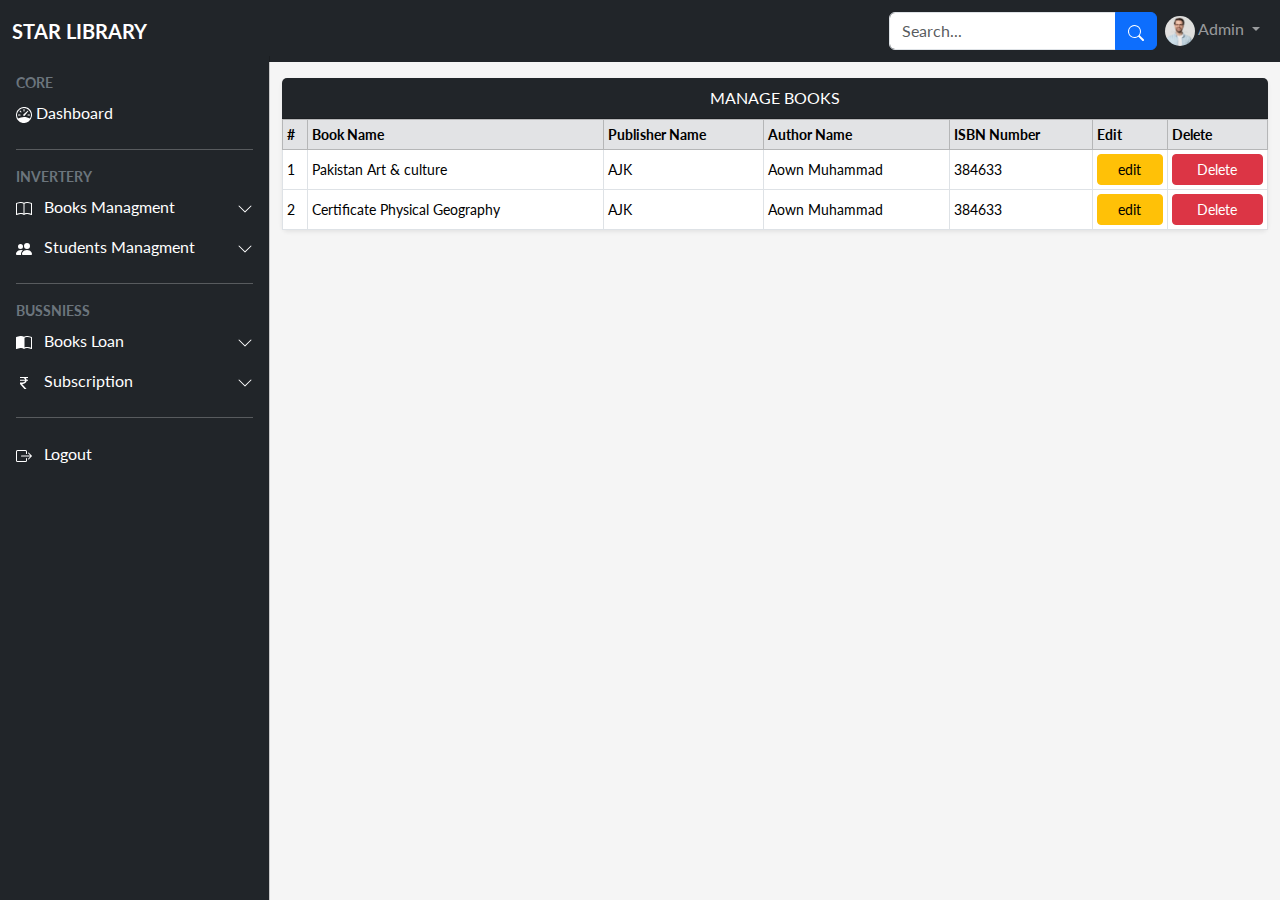
<file: manage-books.html>
<!DOCTYPE html>
<html lang="en">
<head>
    <meta charset="UTF-8">
    <meta name="viewport" content="width=device-width, initial-scale=1.0">
    <title>Document</title>
    <link href="https://cdn.jsdelivr.net/npm/bootstrap@5.3.3/dist/css/bootstrap.min.css" rel="stylesheet" integrity="sha384-QWTKZyjpPEjISv5WaRU9OFeRpok6YctnYmDr5pNlyT2bRjXh0JMhjY6hW+ALEwIH" crossorigin="anonymous">
    <link rel="stylesheet" href="./assets/css/style.css">
</head>
<body>
    
<!-- navbar top -->
<nav class="navbar navbar-expand-lg navbar-dark bg-dark">
  <div class="container-fluid">
   <!-- offcanvas trigger start -->
  <button class="navbar-toggler me-2" type="button" data-bs-toggle="offcanvas" data-bs-target="#offcanvasExample" aria-controls="offcanvasExample">
      <span class="navbar-toggler-icon"></span>
  </button>
   <!-- offcanvas trigger end -->
    <a class="navbar-brand text-uppercase fw-bold text-uppercase me-auto" href="#">star library</a>
    <button class="navbar-toggler" type="button" data-bs-toggle="collapse" data-bs-target="#navbarSupportedContent" aria-controls="navbarSupportedContent" aria-expanded="false" aria-label="Toggle navigation">
      <span class="navbar-toggler-icon"></span>
    </button>
    <div class="collapse navbar-collapse" id="navbarSupportedContent">
      <form class="d-flex ms-auto" role="search">
          <div class="input-group my-3 my-md-0">
              <input type="text" class="form-control" placeholder="Search..." >
              <button class="btn btn-primary" type="button" id="button-addon2">
                  <svg xmlns="http://www.w3.org/2000/svg" width="16" height="16" fill="currentColor" class="bi bi-search" viewBox="0 0 16 16">
                      <path d="M11.742 10.344a6.5 6.5 0 1 0-1.397 1.398h-.001q.044.06.098.115l3.85 3.85a1 1 0 0 0 1.415-1.414l-3.85-3.85a1 1 0 0 0-.115-.1zM12 6.5a5.5 5.5 0 1 1-11 0 5.5 5.5 0 0 1 11 0"/>
                    </svg>
              </button>
          
            </div>
      </form>
      <ul class="navbar-nav mb-2 mb-lg-0">
          <li class="nav-item dropdown">
            <a class="nav-link dropdown-toggle" href="#" role="button" data-bs-toggle="dropdown" aria-expanded="false">
                  <img src="./assets/img/happy-caucasian-man-glasses-isolated-studio-background-millennial-guy-wear-grey-smiling-white-healthy-teeth-positive-165219955.webp" class="img-icon" alt="">
              Admin
            </a>
            <ul class="dropdown-menu dropdown-menu-end">
              <li><a class="dropdown-item" href="#">Profile</a></li>
              <li><a class="dropdown-item" href="#">Change Password</a></li>
              <li><hr class="dropdown-divider"></li>
              <li><a class="dropdown-item" href="./index.html">Logout</a></li>
            </ul>
          </li>
        </ul>
    </div>
  </div>
</nav>
<!-- navbar end -->


<!-- offcanvas top -->
<div class="offcanvas offcanvas-start text-bg-dark sidebar-nav" 
tabindex="-1" 
id="offcanvasExample" 
aria-labelledby="offcanvasExampleLabel"
>
 <div class="offcanvas-body">
     <ul class="navbar-nav">
         <li class="nav-item">
               <div class="small text-secondary text-uppercase fw-bold">Core</div>
           </li>
         <li class="nav-item">
           <a class="nav-link active" aria-current="page" href="Dashboard.html">
             <svg xmlns="http://www.w3.org/2000/svg" width="16" height="16" fill="currentColor" class="bi bi-speedometer" viewBox="0 0 16 16">
                 <path d="M8 2a.5.5 0 0 1 .5.5V4a.5.5 0 0 1-1 0V2.5A.5.5 0 0 1 8 2M3.732 3.732a.5.5 0 0 1 .707 0l.915.914a.5.5 0 1 1-.708.708l-.914-.915a.5.5 0 0 1 0-.707M2 8a.5.5 0 0 1 .5-.5h1.586a.5.5 0 0 1 0 1H2.5A.5.5 0 0 1 2 8m9.5 0a.5.5 0 0 1 .5-.5h1.5a.5.5 0 0 1 0 1H12a.5.5 0 0 1-.5-.5m.754-4.246a.39.39 0 0 0-.527-.02L7.547 7.31A.91.91 0 1 0 8.85 8.569l3.434-4.297a.39.39 0 0 0-.029-.518z"/>
                 <path fill-rule="evenodd" d="M6.664 15.889A8 8 0 1 1 9.336.11a8 8 0 0 1-2.672 15.78zm-4.665-4.283A11.95 11.95 0 0 1 8 10c2.186 0 4.236.585 6.001 1.606a7 7 0 1 0-12.002 0"/>
             </svg>
             Dashboard
         </a>
         </li>
         <li class="nav-item"> 
             <hr>
         </li>
         <li class="nav-item">
             <div class="small text-secondary text-uppercase fw-bold">Invertery</div>
         </li>
         <li class="nav-item">
             <a class="nav-link sidebar-link" 
               data-bs-toggle="collapse" 
               href="#book_LMS" 
               role="button" 
               aria-expanded="false" 
               aria-controls="book_LMS">
               <svg xmlns="http://www.w3.org/2000/svg" width="16" height="16" fill="currentColor" class="me-2 bi bi-book" viewBox="0 0 16 16">
                 <path d="M1 2.828c.885-.37 2.154-.769 3.388-.893 1.33-.134 2.458.063 3.112.752v9.746c-.935-.53-2.12-.603-3.213-.493-1.18.12-2.37.461-3.287.811zm7.5-.141c.654-.689 1.782-.886 3.112-.752 1.234.124 2.503.523 3.388.893v9.923c-.918-.35-2.107-.692-3.287-.81-1.094-.111-2.278-.039-3.213.492zM8 1.783C7.015.936 5.587.81 4.287.94c-1.514.153-3.042.672-3.994 1.105A.5.5 0 0 0 0 2.5v11a.5.5 0 0 0 .707.455c.882-.4 2.303-.881 3.68-1.02 1.409-.142 2.59.087 3.223.877a.5.5 0 0 0 .78 0c.633-.79 1.814-1.019 3.222-.877 1.378.139 2.8.62 3.681 1.02A.5.5 0 0 0 16 13.5v-11a.5.5 0 0 0-.293-.455c-.952-.433-2.48-.952-3.994-1.105C10.413.809 8.985.936 8 1.783"/>
               </svg>
                 Books Managment
                 <span class="right-icon  float-end" >
                     <svg xmlns="http://www.w3.org/2000/svg" width="16" height="16" fill="currentColor" class="bi bi-chevron-down" viewBox="0 0 16 16">
                         <path fill-rule="evenodd" d="M1.646 4.646a.5.5 0 0 1 .708 0L8 10.293l5.646-5.647a.5.5 0 0 1 .708.708l-6 6a.5.5 0 0 1-.708 0l-6-6a.5.5 0 0 1 0-.708"/>
                     </svg>
                 </span>
               </a>
               <div class="collapse" id="book_LMS">
                 <div>
                     <ul class="navbar-nav ps-3">
                        <li class="nav-item">
                            <a href="#" 
                               class="nav-link d-inline-flex align-items-center justify-content-center"
                               data-bs-toggle="modal"
                               data-bs-target="#add_employee">
                             <svg xmlns="http://www.w3.org/2000/svg" width="16" height="16" fill="currentColor" class="me-2 bi bi-plus-lg" viewBox="0 0 16 16">
                                 <path fill-rule="evenodd" d="M8 2a.5.5 0 0 1 .5.5v5h5a.5.5 0 0 1 0 1h-5v5a.5.5 0 0 1-1 0v-5h-5a.5.5 0 0 1 0-1h5v-5A.5.5 0 0 1 8 2"/>
                             </svg>
                               Add New 
                            </a>
                         </li>
                         <li  class="nav-item">
                             <a href="./manage-books.html" class="nav-link">
                                 <svg xmlns="http://www.w3.org/2000/svg" width="16" height="16" fill="currentColor" class="me-2 bi bi-list-task" viewBox="0 0 16 16">
                                     <path fill-rule="evenodd" d="M2 2.5a.5.5 0 0 0-.5.5v1a.5.5 0 0 0 .5.5h1a.5.5 0 0 0 .5-.5V3a.5.5 0 0 0-.5-.5zM3 3H2v1h1z"/>
                                     <path d="M5 3.5a.5.5 0 0 1 .5-.5h9a.5.5 0 0 1 0 1h-9a.5.5 0 0 1-.5-.5M5.5 7a.5.5 0 0 0 0 1h9a.5.5 0 0 0 0-1zm0 4a.5.5 0 0 0 0 1h9a.5.5 0 0 0 0-1z"/>
                                     <path fill-rule="evenodd" d="M1.5 7a.5.5 0 0 1 .5-.5h1a.5.5 0 0 1 .5.5v1a.5.5 0 0 1-.5.5H2a.5.5 0 0 1-.5-.5zM2 7h1v1H2zm0 3.5a.5.5 0 0 0-.5.5v1a.5.5 0 0 0 .5.5h1a.5.5 0 0 0 .5-.5v-1a.5.5 0 0 0-.5-.5zm1 .5H2v1h1z"/>
                                 </svg>
                                 Manage All 
                             </a>
                          </li>
                     </ul>   
                 </div>
               </div>
         </li>
         <li class="nav-item">
             <a class="nav-link sidebar-link" 
               data-bs-toggle="collapse" 
               href="#student_LMS" 
               role="button" 
               aria-expanded="false" 
               aria-controls="student_LMS">
               <svg xmlns="http://www.w3.org/2000/svg" width="16" height="16" fill="currentColor" class="me-2 bi bi-people-fill" viewBox="0 0 16 16">
                 <path d="M7 14s-1 0-1-1 1-4 5-4 5 3 5 4-1 1-1 1zm4-6a3 3 0 1 0 0-6 3 3 0 0 0 0 6m-5.784 6A2.24 2.24 0 0 1 5 13c0-1.355.68-2.75 1.936-3.72A6.3 6.3 0 0 0 5 9c-4 0-5 3-5 4s1 1 1 1zM4.5 8a2.5 2.5 0 1 0 0-5 2.5 2.5 0 0 0 0 5"/>
               </svg>
                 Students Managment
                 <span class="right-icon  float-end" >
                     <svg xmlns="http://www.w3.org/2000/svg" width="16" height="16" fill="currentColor" class="bi bi-chevron-down" viewBox="0 0 16 16">
                         <path fill-rule="evenodd" d="M1.646 4.646a.5.5 0 0 1 .708 0L8 10.293l5.646-5.647a.5.5 0 0 1 .708.708l-6 6a.5.5 0 0 1-.708 0l-6-6a.5.5 0 0 1 0-.708"/>
                     </svg>
                 </span>
               </a>
               <div class="collapse" id="student_LMS">
                 <div>
                     <ul class="navbar-nav ps-3">
                        <li class="nav-item">
                            <a href="#" 
                              class="nav-link d-inline-flex align-items-center justify-content-center"
                              data-bs-target="#Add_student"
                              data-bs-toggle="modal">
                             <svg xmlns="http://www.w3.org/2000/svg" width="16" height="16" fill="currentColor" class="me-2 bi bi-plus-lg" viewBox="0 0 16 16">
                                 <path fill-rule="evenodd" d="M8 2a.5.5 0 0 1 .5.5v5h5a.5.5 0 0 1 0 1h-5v5a.5.5 0 0 1-1 0v-5h-5a.5.5 0 0 1 0-1h5v-5A.5.5 0 0 1 8 2"/>
                             </svg>
                               Add New 
                            </a>
                         </li>
                         <li  class="nav-item">
                             <a href="./manage-student.html" class="nav-link">
                                 <svg xmlns="http://www.w3.org/2000/svg" width="16" height="16" fill="currentColor" class="me-2 bi bi-list-task" viewBox="0 0 16 16">
                                     <path fill-rule="evenodd" d="M2 2.5a.5.5 0 0 0-.5.5v1a.5.5 0 0 0 .5.5h1a.5.5 0 0 0 .5-.5V3a.5.5 0 0 0-.5-.5zM3 3H2v1h1z"/>
                                     <path d="M5 3.5a.5.5 0 0 1 .5-.5h9a.5.5 0 0 1 0 1h-9a.5.5 0 0 1-.5-.5M5.5 7a.5.5 0 0 0 0 1h9a.5.5 0 0 0 0-1zm0 4a.5.5 0 0 0 0 1h9a.5.5 0 0 0 0-1z"/>
                                     <path fill-rule="evenodd" d="M1.5 7a.5.5 0 0 1 .5-.5h1a.5.5 0 0 1 .5.5v1a.5.5 0 0 1-.5.5H2a.5.5 0 0 1-.5-.5zM2 7h1v1H2zm0 3.5a.5.5 0 0 0-.5.5v1a.5.5 0 0 0 .5.5h1a.5.5 0 0 0 .5-.5v-1a.5.5 0 0 0-.5-.5zm1 .5H2v1h1z"/>
                                 </svg>
                                 Manage All 
                             </a>
                          </li>
                     </ul>   
                 </div>
               </div>
         </li>
         <li class="nav-item"> 
             <hr>
         </li>
         <li class="nav-item">
             <div class="small text-secondary text-uppercase fw-bold">bussniess</div>
         </li>
         <li class="nav-item">
             <a class="nav-link sidebar-link" 
               data-bs-toggle="collapse" 
               href="#book_Loan" 
               role="button" 
               aria-expanded="false" 
               aria-controls="book_Loan">
                 <svg xmlns="http://www.w3.org/2000/svg" width="16" height="16" fill="currentColor" class="me-2 bi bi-book-half" viewBox="0 0 16 16">
                     <path d="M8.5 2.687c.654-.689 1.782-.886 3.112-.752 1.234.124 2.503.523 3.388.893v9.923c-.918-.35-2.107-.692-3.287-.81-1.094-.111-2.278-.039-3.213.492zM8 1.783C7.015.936 5.587.81 4.287.94c-1.514.153-3.042.672-3.994 1.105A.5.5 0 0 0 0 2.5v11a.5.5 0 0 0 .707.455c.882-.4 2.303-.881 3.68-1.02 1.409-.142 2.59.087 3.223.877a.5.5 0 0 0 .78 0c.633-.79 1.814-1.019 3.222-.877 1.378.139 2.8.62 3.681 1.02A.5.5 0 0 0 16 13.5v-11a.5.5 0 0 0-.293-.455c-.952-.433-2.48-.952-3.994-1.105C10.413.809 8.985.936 8 1.783"/>
                   </svg>
                 Books Loan
                 <span class="right-icon  float-end" >
                     <svg xmlns="http://www.w3.org/2000/svg" width="16" height="16" fill="currentColor" class="bi bi-chevron-down" viewBox="0 0 16 16">
                         <path fill-rule="evenodd" d="M1.646 4.646a.5.5 0 0 1 .708 0L8 10.293l5.646-5.647a.5.5 0 0 1 .708.708l-6 6a.5.5 0 0 1-.708 0l-6-6a.5.5 0 0 1 0-.708"/>
                     </svg>
                 </span>
               </a>
               <div class="collapse" id="book_Loan">
                 <div>
                     <ul class="navbar-nav ps-3">
                        <li class="nav-item"
                            data-bs-toggle="modal"
                            data-bs-target="#Add_Loan">
                            <a href="#" class="nav-link d-inline-flex align-items-center justify-content-center">
                             <svg xmlns="http://www.w3.org/2000/svg" width="16" height="16" fill="currentColor" class="me-2 bi bi-plus-lg" viewBox="0 0 16 16">
                                 <path fill-rule="evenodd" d="M8 2a.5.5 0 0 1 .5.5v5h5a.5.5 0 0 1 0 1h-5v5a.5.5 0 0 1-1 0v-5h-5a.5.5 0 0 1 0-1h5v-5A.5.5 0 0 1 8 2"/>
                             </svg>
                               Add New 
                            </a>
                         </li>
                         <li  class="nav-item">
                             <a href="Manage-Loan.html" class="nav-link">
                                 <svg xmlns="http://www.w3.org/2000/svg" width="16" height="16" fill="currentColor" class="me-2 bi bi-list-task" viewBox="0 0 16 16">
                                     <path fill-rule="evenodd" d="M2 2.5a.5.5 0 0 0-.5.5v1a.5.5 0 0 0 .5.5h1a.5.5 0 0 0 .5-.5V3a.5.5 0 0 0-.5-.5zM3 3H2v1h1z"/>
                                     <path d="M5 3.5a.5.5 0 0 1 .5-.5h9a.5.5 0 0 1 0 1h-9a.5.5 0 0 1-.5-.5M5.5 7a.5.5 0 0 0 0 1h9a.5.5 0 0 0 0-1zm0 4a.5.5 0 0 0 0 1h9a.5.5 0 0 0 0-1z"/>
                                     <path fill-rule="evenodd" d="M1.5 7a.5.5 0 0 1 .5-.5h1a.5.5 0 0 1 .5.5v1a.5.5 0 0 1-.5.5H2a.5.5 0 0 1-.5-.5zM2 7h1v1H2zm0 3.5a.5.5 0 0 0-.5.5v1a.5.5 0 0 0 .5.5h1a.5.5 0 0 0 .5-.5v-1a.5.5 0 0 0-.5-.5zm1 .5H2v1h1z"/>
                                 </svg>
                                 Manage All 
                             </a>
                          </li>
                     </ul>   
                 </div>
               </div>
         </li>
         <li class="nav-item">
             <a class="nav-link sidebar-link" 
               data-bs-toggle="collapse" 
               href="#subscription_LMS" 
               role="button" 
               aria-expanded="false" 
               aria-controls="subscription_LMS">
               <svg xmlns="http://www.w3.org/2000/svg" width="16" height="16" fill="currentColor" class="me-2 bi bi-currency-rupee" viewBox="0 0 16 16">
                 <path d="M4 3.06h2.726c1.22 0 2.12.575 2.325 1.724H4v1.051h5.051C8.855 7.001 8 7.558 6.788 7.558H4v1.317L8.437 14h2.11L6.095 8.884h.855c2.316-.018 3.465-1.476 3.688-3.049H12V4.784h-1.345c-.08-.778-.357-1.335-.793-1.732H12V2H4z"/>
               </svg>
                 Subscription
                 <span class="right-icon  float-end" >
                     <svg xmlns="http://www.w3.org/2000/svg" width="16" height="16" fill="currentColor" class="bi bi-chevron-down" viewBox="0 0 16 16">
                         <path fill-rule="evenodd" d="M1.646 4.646a.5.5 0 0 1 .708 0L8 10.293l5.646-5.647a.5.5 0 0 1 .708.708l-6 6a.5.5 0 0 1-.708 0l-6-6a.5.5 0 0 1 0-.708"/>
                     </svg>
                 </span>
               </a>
               <div class="collapse" id="subscription_LMS">
                 <div>
                     <ul class="navbar-nav ps-3">
                        <li class="nav-item">
                            <a href="#" 
                              class="nav-link d-inline-flex align-items-center justify-content-center"
                              data-bs-toggle="modal"
                              data-bs-target="#add_plain">
                             <svg xmlns="http://www.w3.org/2000/svg" width="16" height="16" fill="currentColor" class="me-2 bi bi-plus-lg" viewBox="0 0 16 16">
                                 <path fill-rule="evenodd" d="M8 2a.5.5 0 0 1 .5.5v5h5a.5.5 0 0 1 0 1h-5v5a.5.5 0 0 1-1 0v-5h-5a.5.5 0 0 1 0-1h5v-5A.5.5 0 0 1 8 2"/>
                             </svg>
                               Plans
                            </a>
                         </li>
                         <li  class="nav-item">
                             <a href="subscriptions.html" class="nav-link">
                                 <svg xmlns="http://www.w3.org/2000/svg" width="16" height="16" fill="currentColor" class="me-2 bi bi-list-task" viewBox="0 0 16 16">
                                     <path fill-rule="evenodd" d="M2 2.5a.5.5 0 0 0-.5.5v1a.5.5 0 0 0 .5.5h1a.5.5 0 0 0 .5-.5V3a.5.5 0 0 0-.5-.5zM3 3H2v1h1z"/>
                                     <path d="M5 3.5a.5.5 0 0 1 .5-.5h9a.5.5 0 0 1 0 1h-9a.5.5 0 0 1-.5-.5M5.5 7a.5.5 0 0 0 0 1h9a.5.5 0 0 0 0-1zm0 4a.5.5 0 0 0 0 1h9a.5.5 0 0 0 0-1z"/>
                                     <path fill-rule="evenodd" d="M1.5 7a.5.5 0 0 1 .5-.5h1a.5.5 0 0 1 .5.5v1a.5.5 0 0 1-.5.5H2a.5.5 0 0 1-.5-.5zM2 7h1v1H2zm0 3.5a.5.5 0 0 0-.5.5v1a.5.5 0 0 0 .5.5h1a.5.5 0 0 0 .5-.5v-1a.5.5 0 0 0-.5-.5zm1 .5H2v1h1z"/>
                                 </svg>
                                 Purchase History
                             </a>
                          </li>
                     </ul>   
                 </div>
               </div>
         </li>
         <li class="nav-item"> 
             <hr>
         </li>
         <li class="nav-item">
             <a class="nav-link active" aria-current="page" href="index.html">
                 <svg xmlns="http://www.w3.org/2000/svg" width="16" height="16" fill="currentColor" class="me-2 bi bi-box-arrow-right" viewBox="0 0 16 16">
                     <path fill-rule="evenodd" d="M10 12.5a.5.5 0 0 1-.5.5h-8a.5.5 0 0 1-.5-.5v-9a.5.5 0 0 1 .5-.5h8a.5.5 0 0 1 .5.5v2a.5.5 0 0 0 1 0v-2A1.5 1.5 0 0 0 9.5 2h-8A1.5 1.5 0 0 0 0 3.5v9A1.5 1.5 0 0 0 1.5 14h8a1.5 1.5 0 0 0 1.5-1.5v-2a.5.5 0 0 0-1 0z"/>
                     <path fill-rule="evenodd" d="M15.854 8.354a.5.5 0 0 0 0-.708l-3-3a.5.5 0 0 0-.708.708L14.293 7.5H5.5a.5.5 0 0 0 0 1h8.793l-2.147 2.146a.5.5 0 0 0 .708.708z"/>
                   </svg>
              Logout
           </a>
           </li>
        
     </ul> 

 </div>
</div>
<!-- offcanvas end -->
      
       <!-- Employees data -->
     <main>
      <div class="container">
        <div class="row justify-content-center">
            <div class="col-md-12">
             <div class="card shadow-sm border-0 my-3">
                 <div class="card-header text-bg-dark text-center text-uppercase">Manage Books</div>
                 <div class="table-responsive">
                  <table class="table table-sm small table-bordered align-middle mb-0">
                      <tr class="table-secondary">
                          <th>#</th>
                          <th>Book Name</th>
                          <th>Publisher Name</th>
                          <th>Author Name</th>
                          <th>ISBN Number</th>
                          <th>Edit</th>
                          <th>Delete</th>
                  
                      </tr>
                      <tr>
                          <td>1</td>
                          <td>Pakistan Art & culture</td>
                          <td>AJK </td>
                          <td>Aown Muhammad</td>
                          <td>384633</td>
                   
                          <td>
                              <div class="d-grid">
                                  <a href="#" 
                                     class="btn btn-sm btn-warning"
                                     data-bs-toggle="modal"
                                     data-bs-target="#employee_edit">
                                      edit
                                   </a>
                              </div>
                          </td>
                          <td>
                              <div class="d-grid">
                                  <a href="#" 
                                     class="btn btn-sm btn-danger"
                                     data-bs-toggle="modal"
                                     data-bs-target="#employee_danger">
                                      Delete
                                   </a>
                              </div>
                          </td>
                      </tr>
                      <tr>
                          <td>2</td>
                          <td>Certificate Physical Geography</td>
                          <td>AJK </td>
                          <td>Aown Muhammad</td>
                          <td>384633</td>
                   
                          <td>
                              <div class="d-grid">
                                  <a href="#" 
                                     class="btn btn-sm btn-warning"
                                     data-bs-toggle="modal"
                                     data-bs-target="#employee_edit">
                                      edit
                                   </a>
                              </div>
                          </td>
                          <td>
                              <div class="d-grid">
                                  <a href="#" 
                                     class="btn btn-sm btn-danger"
                                     data-bs-toggle="modal"
                                     data-bs-target="#employee_danger">
                                      Delete
                                   </a>
                              </div>
                          </td>
                      </tr>
                 
                  </table>
                </div>
             </div>
        </div>
        </div>
    </div>
     </main>
<!-- Employees data -->

     <!-- add bookdetail modal -->
     <div 
     class="modal fade"
     id="add_employee"
     data-bs-backdrop="static"
     tabindex="-1"
     aria-hidden="true"
     style="backdrop-filter: blue (5px);">
          <div class="modal-dialog modal-dialog-centered">
               <div class="modal-content">
                  <div class="modal-header text-bg-dark">
                    <h5 class="modal-title">Add Book Deatils</h5>
                    <button 
                    class="btn-close btn-close-white"
                    type="button"
                    data-bs-dismiss="modal"
                    aria-label="Close"></button>
                  </div>
                  <div class="modal-body">
                       <form>
                        <div class="container">
                            <div class="row gx-2">
                                <div class="col-md-6">
                                   <div class="mb-3">
                                       <input type="text" class="form-control form-control-sm" placeholder="Book Name" required>
                                   </div>
                                </div>
                                <div class="col-md-6">
                                   <div class="mb-3">
                                       <input type="text" class="form-control form-control-sm" placeholder="ISBN Nnumber" required>
                                   </div>
                                </div>
                                <div class="col-md-6">
                                   <div class="mb-3">
                                       <input type="text" class="form-control form-control-sm" placeholder="Author Name" required>
                                   </div>
                                </div>
                                <div class="col-md-6">
                                     <div class="mb-3">
                                         <input type="text" class="form-control form-control-sm" placeholder="Publisher Number" required>
                                     </div>
                                </div>
                                <div class="col-md-12">
                                   <div class="mb-3">
                                       <select class="form-select form-select-sm" aria-label="job assigned">
                                           <option selected>Category / Courses</option>
                                           <option value="Graphic Designer">USPC</option>
                                           <option value="Web Designer">GATE</option>
                                           <option value="Web developer">MCA Entrance</option>
                                       </select>
                                   </div>
                              </div>
                              <div class="col-md-10">
                                   <div class="d-grid">
                                      <button 
                                      class="btn btn-sm btn-success mb-md-0 mb-2"
                                      type="submit"
                                      >Publish</button>
                                   </div>
                              </div>
                              <div class="col-md-2">
                               <div class="d-grid">
                                  <button 
                                  class="btn btn-sm btn-warning"
                                  type="button"
                                  data-bs-dismiss="modal"
                                  aria-label="Close"
                                   >Close</button>
                               </div>
                          </div>
                            </div>
                        </div>
                       </form>
                  </div>
               </div>
          </div>
     </div>
   <!-- add bookdetail modal -->
     <!-- add atudentdetails modal -->
     <div 
     class="modal fade"
     id="Add_student"
     data-bs-backdrop="static"
     tabindex="-1"
     aria-hidden="true"
     style="backdrop-filter: blue (5px);">
          <div class="modal-dialog modal-dialog-centered">
               <div class="modal-content">
                  <div class="modal-header text-bg-dark">
                    <h5 class="modal-title">Add Student</h5>
                    <button 
                    class="btn-close btn-close-white"
                    type="button"
                    data-bs-dismiss="modal"
                    aria-label="Close"></button>
                  </div>
                  <div class="modal-body">
                       <form>
                        <div class="container">
                            <div class="row gx-2">
                                <div class="col-md-6">
                                   <div class="mb-3">
                                       <input type="text" class="form-control form-control-sm" placeholder="Full Name" required>
                                   </div>
                                </div>
                                <div class="col-md-6">
                                   <div class="mb-3">
                                       <input type="email" class="form-control form-control-sm" placeholder="Email" required>
                                   </div>
                                </div>
                                <div class="col-md-6">
                                     <div class="mb-3">
                                         <input type="text" class="form-control form-control-sm" placeholder="Phone Nnumber" required>
                                     </div>
                                </div>
                                <div class="col-md-6">
                                  <div class="mb-3">
                                      <input type="text" class="form-control form-control-sm" placeholder="Address" required>
                                  </div>
                             </div>
                              <div class="col-md-10">
                                   <div class="d-grid">
                                      <button 
                                      class="btn btn-sm btn-success mb-md-0 mb-2"
                                      type="submit"
                                      >Save</button>
                                   </div>
                              </div>
                              <div class="col-md-2">
                               <div class="d-grid">
                                  <button 
                                  class="btn btn-sm btn-warning"
                                  type="button"
                                  data-bs-dismiss="modal"
                                  aria-label="Close"
                                   >Close</button>
                               </div>
                          </div>
                            </div>
                        </div>
                       </form>
                  </div>
               </div>
          </div>
     </div>
   <!-- add studentdetails modal -->
     <!-- add studentdetails modal -->
     <div 
     class="modal fade"
     id="Add_Loan"
     data-bs-backdrop="static"
     tabindex="-1"
     aria-hidden="true"
     style="backdrop-filter: blue (5px);">
          <div class="modal-dialog modal-dialog-centered">
               <div class="modal-content">
                  <div class="modal-header text-bg-dark">
                    <h5 class="modal-title text-uppercase">Add Loan</h5>
                    <button 
                    class="btn-close btn-close-white"
                    type="button"
                    data-bs-dismiss="modal"
                    aria-label="Close"></button>
                  </div>
                  <div class="modal-body">
                       <form>
                        <div class="container">
                            <div class="row gx-2">
                                <div class="col-md-6">
                                  <div class="mb-3">
                                    <label for="" class="form-label">Select Book</label>
                                    <select class="form-select form-select-sm" aria-label="job assigned">
                                        <option selected>Select Please</option>
                                        <option value="Graphic Designer">USPC</option>
                                        <option value="Web Designer">GATE</option>
                                        <option value="Web developer">MCA Entrance</option>
                                    </select>
                                </div>
                                </div>
                                <div class="col-md-6">
                                  <div class="mb-3">
                                    <label for="" class="form-label">Select Student</label>
                                    <select class="form-select form-select-sm" aria-label="job assigned">
                                        <option selected>Select Please</option>
                                        <option value="">Ali</option>
                                        <option value="">Awais</option>
                                        <option value="">Asad</option>
                                    </select>
                                </div>
                                </div>
                                <div class="col-md-6">
                                     <div class="mb-3">
                                          <label for="Loan-date">Loan Date</label>
                                         <input  id="Loan-date" type="date" class="form-control form-control-sm"required>
                                     </div>
                                </div>
                                <div class="col-md-6">
                                  <div class="mb-3">
                                    <label for="Loan-date">Return Date</label>
                                   <input  id="Loan-date" type="date" class="form-control form-control-sm"required>
                               </div>
                             </div>
                              <div class="col-md-10">
                                   <div class="d-grid">
                                      <button 
                                      class="btn btn-sm btn-success mb-md-0 mb-2"
                                      type="submit"
                                      >Save</button>
                                   </div>
                              </div>
                              <div class="col-md-2">
                               <div class="d-grid">
                                  <button 
                                  class="btn btn-sm btn-warning"
                                  type="button"
                                  data-bs-dismiss="modal"
                                  aria-label="Close"
                                   >Close</button>
                               </div>
                          </div>
                            </div>
                        </div>
                       </form>
                  </div>
               </div>
          </div>
     </div>
   <!-- add studentdetails modal -->
      <!-- add plain modal -->
      <div 
      class="modal fade"
      id="add_plain"
      data-bs-backdrop="static"
      tabindex="-1"
      aria-hidden="true"
      style="backdrop-filter: blue (5px);">
           <div class="modal-dialog modal-dialog-centered">
                <div class="modal-content">
                   <div class="modal-header text-bg-dark">
                     <h5 class="modal-title text-uppercase">Add Plains</h5>
                     <button 
                     class="btn-close btn-close-white"
                     type="button"
                     data-bs-dismiss="modal"
                     aria-label="Close"></button>
                   </div>
                   <div class="modal-body">
                        <form>
                         <div class="container">
                             <div class="row gx-2">
                                 <div class="col-md-12">
                                   <div class="mb-3">
                                     <label for="" class="form-label"> Title</label>
                                     <select class="form-select form-select-sm" aria-label="job assigned">
                                         <option selected>Select Please</option>
                                         <option value="Graphic Designer">BASIC</option>
                                         <option value="Web Designer">STANDARD</option>
                                         <option value="Web developer">PREMIUM</option>
                                     </select>
                                 </div>
                                 </div>
                                 <div class="col-md-12">
                                   <div class="mb-3">
                                     <label for="" class="form-label">Amount</label>
                                     <select class="form-select form-select-sm" aria-label="job assigned">
                                         <option selected>Select Please</option>
                                         <option value="">
                                     
                                           Rs: 300
                                          </option>
                                         <option value="">
                                      
                                           Rs: 750
                                         </option>
                                         <option value="">
                                      
                                            Rs: 1200
                                         </option>
                                     </select>
                                 </div>
                                 </div>
                                 <div class="col-md-12">
                                  <div class="mb-3">
                                    <label for="" class="form-label"> Duration</label>
                                    <select class="form-select form-select-sm" aria-label="job assigned">
                                        <option selected>Select Please</option>
                                        <option value="Graphic Designer">1 Month</option>
                                        <option value="Web Designer">3 Month</option>
                                        <option value="Web developer">6 Month</option>
                                    </select>
                                </div>
                                </div>
                              
                               <div class="col-md-10">
                                    <div class="d-grid">
                                       <button 
                                       class="btn btn-sm btn-success mb-md-0 mb-2"
                                       type="submit"
                                       >Save</button>
                                    </div>
                               </div>
                               <div class="col-md-2">
                                <div class="d-grid">
                                   <button 
                                   class="btn btn-sm btn-warning"
                                   type="button"
                                   data-bs-dismiss="modal"
                                   aria-label="Close"
                                    >Close</button>
                                </div>
                           </div>
                             </div>
                         </div>
                        </form>
                   </div>
                </div>
           </div>
      </div>
    <!-- add plain modal -->
<script src="https://cdn.jsdelivr.net/npm/bootstrap@5.3.3/dist/js/bootstrap.bundle.min.js" integrity="sha384-YvpcrYf0tY3lHB60NNkmXc5s9fDVZLESaAA55NDzOxhy9GkcIdslK1eN7N6jIeHz" crossorigin="anonymous"></script>
</body>
</html>
</file>
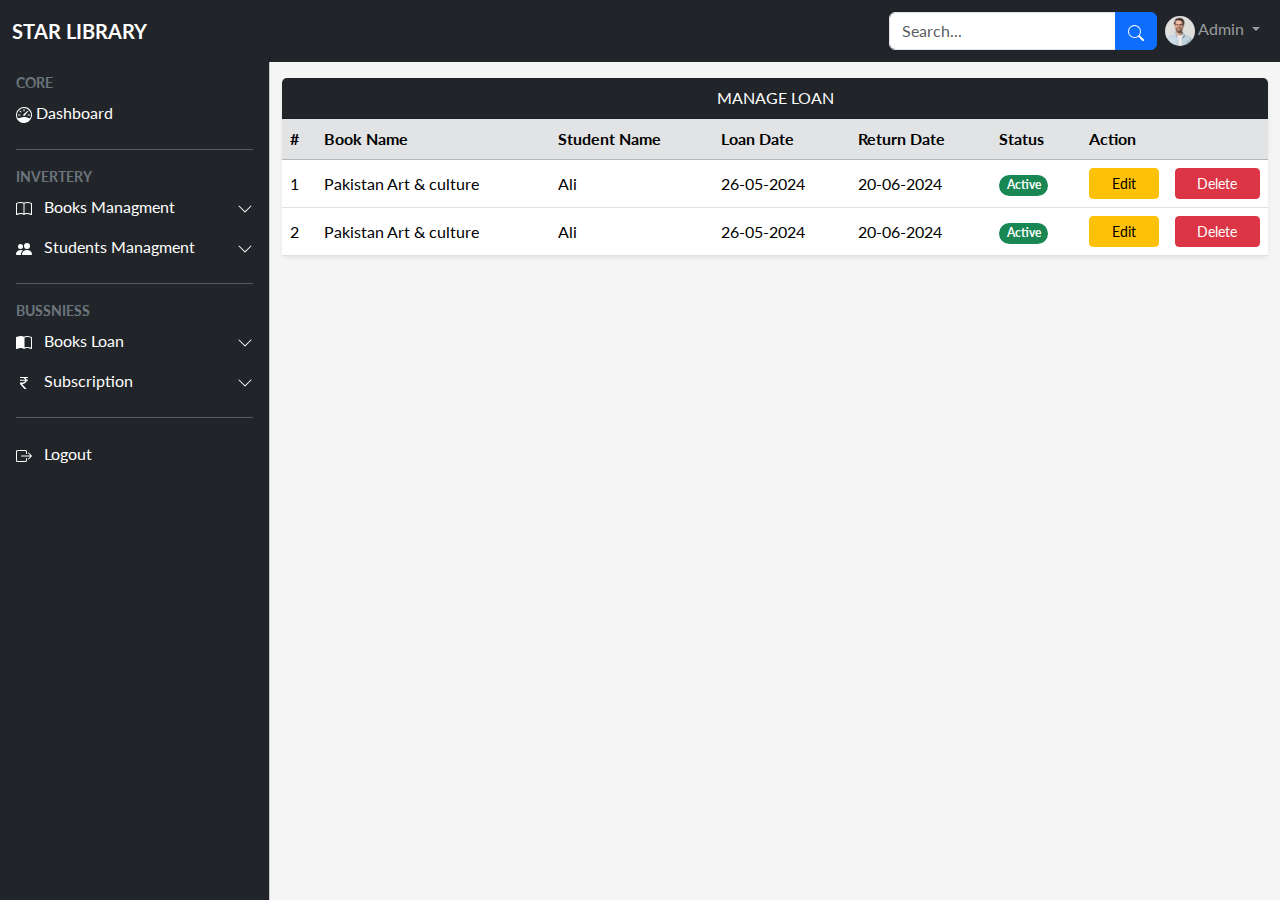
<file: Manage-Loan.html>
<!DOCTYPE html>
<html lang="en">
<head>
    <meta charset="UTF-8">
    <meta name="viewport" content="width=device-width, initial-scale=1.0">
    <title>Document</title>
    <link href="https://cdn.jsdelivr.net/npm/bootstrap@5.3.3/dist/css/bootstrap.min.css" rel="stylesheet" integrity="sha384-QWTKZyjpPEjISv5WaRU9OFeRpok6YctnYmDr5pNlyT2bRjXh0JMhjY6hW+ALEwIH" crossorigin="anonymous">
    <link rel="stylesheet" href="./assets/css/style.css">
</head>
<body>
    
<!-- navbar top -->
<nav class="navbar navbar-expand-lg navbar-dark bg-dark">
    <div class="container-fluid">
     <!-- offcanvas trigger start -->
    <button class="navbar-toggler me-2" type="button" data-bs-toggle="offcanvas" data-bs-target="#offcanvasExample" aria-controls="offcanvasExample">
        <span class="navbar-toggler-icon"></span>
    </button>
     <!-- offcanvas trigger end -->
      <a class="navbar-brand text-uppercase fw-bold text-uppercase me-auto" href="#">star library</a>
      <button class="navbar-toggler" type="button" data-bs-toggle="collapse" data-bs-target="#navbarSupportedContent" aria-controls="navbarSupportedContent" aria-expanded="false" aria-label="Toggle navigation">
        <span class="navbar-toggler-icon"></span>
      </button>
      <div class="collapse navbar-collapse" id="navbarSupportedContent">
        <form class="d-flex ms-auto" role="search">
            <div class="input-group my-3 my-md-0">
                <input type="text" class="form-control" placeholder="Search..." >
                <button class="btn btn-primary" type="button" id="button-addon2">
                    <svg xmlns="http://www.w3.org/2000/svg" width="16" height="16" fill="currentColor" class="bi bi-search" viewBox="0 0 16 16">
                        <path d="M11.742 10.344a6.5 6.5 0 1 0-1.397 1.398h-.001q.044.06.098.115l3.85 3.85a1 1 0 0 0 1.415-1.414l-3.85-3.85a1 1 0 0 0-.115-.1zM12 6.5a5.5 5.5 0 1 1-11 0 5.5 5.5 0 0 1 11 0"/>
                      </svg>
                </button>
            
              </div>
        </form>
        <ul class="navbar-nav mb-2 mb-lg-0">
            <li class="nav-item dropdown">
              <a class="nav-link dropdown-toggle" href="#" role="button" data-bs-toggle="dropdown" aria-expanded="false">
                    <img src="./assets/img/happy-caucasian-man-glasses-isolated-studio-background-millennial-guy-wear-grey-smiling-white-healthy-teeth-positive-165219955.webp" class="img-icon" alt="">
                Admin
              </a>
              <ul class="dropdown-menu dropdown-menu-end">
                <li><a class="dropdown-item" href="#">Profile</a></li>
                <li><a class="dropdown-item" href="#">Change Password</a></li>
                <li><hr class="dropdown-divider"></li>
                <li><a class="dropdown-item" href="./index.html">Logout</a></li>
              </ul>
            </li>
          </ul>
      </div>
    </div>
  </nav>
<!-- navbar end -->


<!-- offcanvas top -->
<div class="offcanvas offcanvas-start text-bg-dark sidebar-nav" 
tabindex="-1" 
id="offcanvasExample" 
aria-labelledby="offcanvasExampleLabel"
>
 <div class="offcanvas-body">
     <ul class="navbar-nav">
         <li class="nav-item">
               <div class="small text-secondary text-uppercase fw-bold">Core</div>
           </li>
         <li class="nav-item">
           <a class="nav-link active" aria-current="page" href="Dashboard.html">
             <svg xmlns="http://www.w3.org/2000/svg" width="16" height="16" fill="currentColor" class="bi bi-speedometer" viewBox="0 0 16 16">
                 <path d="M8 2a.5.5 0 0 1 .5.5V4a.5.5 0 0 1-1 0V2.5A.5.5 0 0 1 8 2M3.732 3.732a.5.5 0 0 1 .707 0l.915.914a.5.5 0 1 1-.708.708l-.914-.915a.5.5 0 0 1 0-.707M2 8a.5.5 0 0 1 .5-.5h1.586a.5.5 0 0 1 0 1H2.5A.5.5 0 0 1 2 8m9.5 0a.5.5 0 0 1 .5-.5h1.5a.5.5 0 0 1 0 1H12a.5.5 0 0 1-.5-.5m.754-4.246a.39.39 0 0 0-.527-.02L7.547 7.31A.91.91 0 1 0 8.85 8.569l3.434-4.297a.39.39 0 0 0-.029-.518z"/>
                 <path fill-rule="evenodd" d="M6.664 15.889A8 8 0 1 1 9.336.11a8 8 0 0 1-2.672 15.78zm-4.665-4.283A11.95 11.95 0 0 1 8 10c2.186 0 4.236.585 6.001 1.606a7 7 0 1 0-12.002 0"/>
             </svg>
             Dashboard
         </a>
         </li>
         <li class="nav-item"> 
             <hr>
         </li>
         <li class="nav-item">
             <div class="small text-secondary text-uppercase fw-bold">Invertery</div>
         </li>
         <li class="nav-item">
             <a class="nav-link sidebar-link" 
               data-bs-toggle="collapse" 
               href="#book_LMS" 
               role="button" 
               aria-expanded="false" 
               aria-controls="book_LMS">
               <svg xmlns="http://www.w3.org/2000/svg" width="16" height="16" fill="currentColor" class="me-2 bi bi-book" viewBox="0 0 16 16">
                 <path d="M1 2.828c.885-.37 2.154-.769 3.388-.893 1.33-.134 2.458.063 3.112.752v9.746c-.935-.53-2.12-.603-3.213-.493-1.18.12-2.37.461-3.287.811zm7.5-.141c.654-.689 1.782-.886 3.112-.752 1.234.124 2.503.523 3.388.893v9.923c-.918-.35-2.107-.692-3.287-.81-1.094-.111-2.278-.039-3.213.492zM8 1.783C7.015.936 5.587.81 4.287.94c-1.514.153-3.042.672-3.994 1.105A.5.5 0 0 0 0 2.5v11a.5.5 0 0 0 .707.455c.882-.4 2.303-.881 3.68-1.02 1.409-.142 2.59.087 3.223.877a.5.5 0 0 0 .78 0c.633-.79 1.814-1.019 3.222-.877 1.378.139 2.8.62 3.681 1.02A.5.5 0 0 0 16 13.5v-11a.5.5 0 0 0-.293-.455c-.952-.433-2.48-.952-3.994-1.105C10.413.809 8.985.936 8 1.783"/>
               </svg>
                 Books Managment
                 <span class="right-icon  float-end" >
                     <svg xmlns="http://www.w3.org/2000/svg" width="16" height="16" fill="currentColor" class="bi bi-chevron-down" viewBox="0 0 16 16">
                         <path fill-rule="evenodd" d="M1.646 4.646a.5.5 0 0 1 .708 0L8 10.293l5.646-5.647a.5.5 0 0 1 .708.708l-6 6a.5.5 0 0 1-.708 0l-6-6a.5.5 0 0 1 0-.708"/>
                     </svg>
                 </span>
               </a>
               <div class="collapse" id="book_LMS">
                 <div>
                     <ul class="navbar-nav ps-3">
                        <li class="nav-item">
                            <a href="#" 
                               class="nav-link d-inline-flex align-items-center justify-content-center"
                               data-bs-toggle="modal"
                               data-bs-target="#add_employee">
                             <svg xmlns="http://www.w3.org/2000/svg" width="16" height="16" fill="currentColor" class="me-2 bi bi-plus-lg" viewBox="0 0 16 16">
                                 <path fill-rule="evenodd" d="M8 2a.5.5 0 0 1 .5.5v5h5a.5.5 0 0 1 0 1h-5v5a.5.5 0 0 1-1 0v-5h-5a.5.5 0 0 1 0-1h5v-5A.5.5 0 0 1 8 2"/>
                             </svg>
                               Add New 
                            </a>
                         </li>
                         <li  class="nav-item">
                             <a href="./manage-books.html" class="nav-link">
                                 <svg xmlns="http://www.w3.org/2000/svg" width="16" height="16" fill="currentColor" class="me-2 bi bi-list-task" viewBox="0 0 16 16">
                                     <path fill-rule="evenodd" d="M2 2.5a.5.5 0 0 0-.5.5v1a.5.5 0 0 0 .5.5h1a.5.5 0 0 0 .5-.5V3a.5.5 0 0 0-.5-.5zM3 3H2v1h1z"/>
                                     <path d="M5 3.5a.5.5 0 0 1 .5-.5h9a.5.5 0 0 1 0 1h-9a.5.5 0 0 1-.5-.5M5.5 7a.5.5 0 0 0 0 1h9a.5.5 0 0 0 0-1zm0 4a.5.5 0 0 0 0 1h9a.5.5 0 0 0 0-1z"/>
                                     <path fill-rule="evenodd" d="M1.5 7a.5.5 0 0 1 .5-.5h1a.5.5 0 0 1 .5.5v1a.5.5 0 0 1-.5.5H2a.5.5 0 0 1-.5-.5zM2 7h1v1H2zm0 3.5a.5.5 0 0 0-.5.5v1a.5.5 0 0 0 .5.5h1a.5.5 0 0 0 .5-.5v-1a.5.5 0 0 0-.5-.5zm1 .5H2v1h1z"/>
                                 </svg>
                                 Manage All 
                             </a>
                          </li>
                     </ul>   
                 </div>
               </div>
         </li>
         <li class="nav-item">
             <a class="nav-link sidebar-link" 
               data-bs-toggle="collapse" 
               href="#student_LMS" 
               role="button" 
               aria-expanded="false" 
               aria-controls="student_LMS">
               <svg xmlns="http://www.w3.org/2000/svg" width="16" height="16" fill="currentColor" class="me-2 bi bi-people-fill" viewBox="0 0 16 16">
                 <path d="M7 14s-1 0-1-1 1-4 5-4 5 3 5 4-1 1-1 1zm4-6a3 3 0 1 0 0-6 3 3 0 0 0 0 6m-5.784 6A2.24 2.24 0 0 1 5 13c0-1.355.68-2.75 1.936-3.72A6.3 6.3 0 0 0 5 9c-4 0-5 3-5 4s1 1 1 1zM4.5 8a2.5 2.5 0 1 0 0-5 2.5 2.5 0 0 0 0 5"/>
               </svg>
                 Students Managment
                 <span class="right-icon  float-end" >
                     <svg xmlns="http://www.w3.org/2000/svg" width="16" height="16" fill="currentColor" class="bi bi-chevron-down" viewBox="0 0 16 16">
                         <path fill-rule="evenodd" d="M1.646 4.646a.5.5 0 0 1 .708 0L8 10.293l5.646-5.647a.5.5 0 0 1 .708.708l-6 6a.5.5 0 0 1-.708 0l-6-6a.5.5 0 0 1 0-.708"/>
                     </svg>
                 </span>
               </a>
               <div class="collapse" id="student_LMS">
                 <div>
                     <ul class="navbar-nav ps-3">
                        <li class="nav-item">
                            <a href="#" 
                              class="nav-link d-inline-flex align-items-center justify-content-center"
                              data-bs-target="#Add_student"
                              data-bs-toggle="modal">
                             <svg xmlns="http://www.w3.org/2000/svg" width="16" height="16" fill="currentColor" class="me-2 bi bi-plus-lg" viewBox="0 0 16 16">
                                 <path fill-rule="evenodd" d="M8 2a.5.5 0 0 1 .5.5v5h5a.5.5 0 0 1 0 1h-5v5a.5.5 0 0 1-1 0v-5h-5a.5.5 0 0 1 0-1h5v-5A.5.5 0 0 1 8 2"/>
                             </svg>
                               Add New 
                            </a>
                         </li>
                         <li  class="nav-item">
                             <a href="./manage-student.html" class="nav-link">
                                 <svg xmlns="http://www.w3.org/2000/svg" width="16" height="16" fill="currentColor" class="me-2 bi bi-list-task" viewBox="0 0 16 16">
                                     <path fill-rule="evenodd" d="M2 2.5a.5.5 0 0 0-.5.5v1a.5.5 0 0 0 .5.5h1a.5.5 0 0 0 .5-.5V3a.5.5 0 0 0-.5-.5zM3 3H2v1h1z"/>
                                     <path d="M5 3.5a.5.5 0 0 1 .5-.5h9a.5.5 0 0 1 0 1h-9a.5.5 0 0 1-.5-.5M5.5 7a.5.5 0 0 0 0 1h9a.5.5 0 0 0 0-1zm0 4a.5.5 0 0 0 0 1h9a.5.5 0 0 0 0-1z"/>
                                     <path fill-rule="evenodd" d="M1.5 7a.5.5 0 0 1 .5-.5h1a.5.5 0 0 1 .5.5v1a.5.5 0 0 1-.5.5H2a.5.5 0 0 1-.5-.5zM2 7h1v1H2zm0 3.5a.5.5 0 0 0-.5.5v1a.5.5 0 0 0 .5.5h1a.5.5 0 0 0 .5-.5v-1a.5.5 0 0 0-.5-.5zm1 .5H2v1h1z"/>
                                 </svg>
                                 Manage All 
                             </a>
                          </li>
                     </ul>   
                 </div>
               </div>
         </li>
         <li class="nav-item"> 
             <hr>
         </li>
         <li class="nav-item">
             <div class="small text-secondary text-uppercase fw-bold">bussniess</div>
         </li>
         <li class="nav-item">
             <a class="nav-link sidebar-link" 
               data-bs-toggle="collapse" 
               href="#book_Loan" 
               role="button" 
               aria-expanded="false" 
               aria-controls="book_Loan">
                 <svg xmlns="http://www.w3.org/2000/svg" width="16" height="16" fill="currentColor" class="me-2 bi bi-book-half" viewBox="0 0 16 16">
                     <path d="M8.5 2.687c.654-.689 1.782-.886 3.112-.752 1.234.124 2.503.523 3.388.893v9.923c-.918-.35-2.107-.692-3.287-.81-1.094-.111-2.278-.039-3.213.492zM8 1.783C7.015.936 5.587.81 4.287.94c-1.514.153-3.042.672-3.994 1.105A.5.5 0 0 0 0 2.5v11a.5.5 0 0 0 .707.455c.882-.4 2.303-.881 3.68-1.02 1.409-.142 2.59.087 3.223.877a.5.5 0 0 0 .78 0c.633-.79 1.814-1.019 3.222-.877 1.378.139 2.8.62 3.681 1.02A.5.5 0 0 0 16 13.5v-11a.5.5 0 0 0-.293-.455c-.952-.433-2.48-.952-3.994-1.105C10.413.809 8.985.936 8 1.783"/>
                   </svg>
                 Books Loan
                 <span class="right-icon  float-end" >
                     <svg xmlns="http://www.w3.org/2000/svg" width="16" height="16" fill="currentColor" class="bi bi-chevron-down" viewBox="0 0 16 16">
                         <path fill-rule="evenodd" d="M1.646 4.646a.5.5 0 0 1 .708 0L8 10.293l5.646-5.647a.5.5 0 0 1 .708.708l-6 6a.5.5 0 0 1-.708 0l-6-6a.5.5 0 0 1 0-.708"/>
                     </svg>
                 </span>
               </a>
               <div class="collapse" id="book_Loan">
                 <div>
                     <ul class="navbar-nav ps-3">
                        <li class="nav-item"
                            data-bs-toggle="modal"
                            data-bs-target="#Add_Loan">
                            <a href="#" class="nav-link d-inline-flex align-items-center justify-content-center">
                             <svg xmlns="http://www.w3.org/2000/svg" width="16" height="16" fill="currentColor" class="me-2 bi bi-plus-lg" viewBox="0 0 16 16">
                                 <path fill-rule="evenodd" d="M8 2a.5.5 0 0 1 .5.5v5h5a.5.5 0 0 1 0 1h-5v5a.5.5 0 0 1-1 0v-5h-5a.5.5 0 0 1 0-1h5v-5A.5.5 0 0 1 8 2"/>
                             </svg>
                               Add New 
                            </a>
                         </li>
                         <li  class="nav-item">
                             <a href="Manage-Loan.html" class="nav-link">
                                 <svg xmlns="http://www.w3.org/2000/svg" width="16" height="16" fill="currentColor" class="me-2 bi bi-list-task" viewBox="0 0 16 16">
                                     <path fill-rule="evenodd" d="M2 2.5a.5.5 0 0 0-.5.5v1a.5.5 0 0 0 .5.5h1a.5.5 0 0 0 .5-.5V3a.5.5 0 0 0-.5-.5zM3 3H2v1h1z"/>
                                     <path d="M5 3.5a.5.5 0 0 1 .5-.5h9a.5.5 0 0 1 0 1h-9a.5.5 0 0 1-.5-.5M5.5 7a.5.5 0 0 0 0 1h9a.5.5 0 0 0 0-1zm0 4a.5.5 0 0 0 0 1h9a.5.5 0 0 0 0-1z"/>
                                     <path fill-rule="evenodd" d="M1.5 7a.5.5 0 0 1 .5-.5h1a.5.5 0 0 1 .5.5v1a.5.5 0 0 1-.5.5H2a.5.5 0 0 1-.5-.5zM2 7h1v1H2zm0 3.5a.5.5 0 0 0-.5.5v1a.5.5 0 0 0 .5.5h1a.5.5 0 0 0 .5-.5v-1a.5.5 0 0 0-.5-.5zm1 .5H2v1h1z"/>
                                 </svg>
                                 Manage All 
                             </a>
                          </li>
                     </ul>   
                 </div>
               </div>
         </li>
         <li class="nav-item">
             <a class="nav-link sidebar-link" 
               data-bs-toggle="collapse" 
               href="#subscription_LMS" 
               role="button" 
               aria-expanded="false" 
               aria-controls="subscription_LMS">
               <svg xmlns="http://www.w3.org/2000/svg" width="16" height="16" fill="currentColor" class="me-2 bi bi-currency-rupee" viewBox="0 0 16 16">
                 <path d="M4 3.06h2.726c1.22 0 2.12.575 2.325 1.724H4v1.051h5.051C8.855 7.001 8 7.558 6.788 7.558H4v1.317L8.437 14h2.11L6.095 8.884h.855c2.316-.018 3.465-1.476 3.688-3.049H12V4.784h-1.345c-.08-.778-.357-1.335-.793-1.732H12V2H4z"/>
               </svg>
                 Subscription
                 <span class="right-icon  float-end" >
                     <svg xmlns="http://www.w3.org/2000/svg" width="16" height="16" fill="currentColor" class="bi bi-chevron-down" viewBox="0 0 16 16">
                         <path fill-rule="evenodd" d="M1.646 4.646a.5.5 0 0 1 .708 0L8 10.293l5.646-5.647a.5.5 0 0 1 .708.708l-6 6a.5.5 0 0 1-.708 0l-6-6a.5.5 0 0 1 0-.708"/>
                     </svg>
                 </span>
               </a>
               <div class="collapse" id="subscription_LMS">
                 <div>
                     <ul class="navbar-nav ps-3">
                        <li class="nav-item">
                            <a href="#" 
                              class="nav-link d-inline-flex align-items-center justify-content-center"
                              data-bs-toggle="modal"
                              data-bs-target="#add_plain">
                             <svg xmlns="http://www.w3.org/2000/svg" width="16" height="16" fill="currentColor" class="me-2 bi bi-plus-lg" viewBox="0 0 16 16">
                                 <path fill-rule="evenodd" d="M8 2a.5.5 0 0 1 .5.5v5h5a.5.5 0 0 1 0 1h-5v5a.5.5 0 0 1-1 0v-5h-5a.5.5 0 0 1 0-1h5v-5A.5.5 0 0 1 8 2"/>
                             </svg>
                               Plans
                            </a>
                         </li>
                         <li  class="nav-item">
                             <a href="subscriptions.html" class="nav-link">
                                 <svg xmlns="http://www.w3.org/2000/svg" width="16" height="16" fill="currentColor" class="me-2 bi bi-list-task" viewBox="0 0 16 16">
                                     <path fill-rule="evenodd" d="M2 2.5a.5.5 0 0 0-.5.5v1a.5.5 0 0 0 .5.5h1a.5.5 0 0 0 .5-.5V3a.5.5 0 0 0-.5-.5zM3 3H2v1h1z"/>
                                     <path d="M5 3.5a.5.5 0 0 1 .5-.5h9a.5.5 0 0 1 0 1h-9a.5.5 0 0 1-.5-.5M5.5 7a.5.5 0 0 0 0 1h9a.5.5 0 0 0 0-1zm0 4a.5.5 0 0 0 0 1h9a.5.5 0 0 0 0-1z"/>
                                     <path fill-rule="evenodd" d="M1.5 7a.5.5 0 0 1 .5-.5h1a.5.5 0 0 1 .5.5v1a.5.5 0 0 1-.5.5H2a.5.5 0 0 1-.5-.5zM2 7h1v1H2zm0 3.5a.5.5 0 0 0-.5.5v1a.5.5 0 0 0 .5.5h1a.5.5 0 0 0 .5-.5v-1a.5.5 0 0 0-.5-.5zm1 .5H2v1h1z"/>
                                 </svg>
                                 Purchase History
                             </a>
                          </li>
                     </ul>   
                 </div>
               </div>
         </li>
         <li class="nav-item"> 
             <hr>
         </li>
         <li class="nav-item">
             <a class="nav-link active" aria-current="page" href="index.html">
                 <svg xmlns="http://www.w3.org/2000/svg" width="16" height="16" fill="currentColor" class="me-2 bi bi-box-arrow-right" viewBox="0 0 16 16">
                     <path fill-rule="evenodd" d="M10 12.5a.5.5 0 0 1-.5.5h-8a.5.5 0 0 1-.5-.5v-9a.5.5 0 0 1 .5-.5h8a.5.5 0 0 1 .5.5v2a.5.5 0 0 0 1 0v-2A1.5 1.5 0 0 0 9.5 2h-8A1.5 1.5 0 0 0 0 3.5v9A1.5 1.5 0 0 0 1.5 14h8a1.5 1.5 0 0 0 1.5-1.5v-2a.5.5 0 0 0-1 0z"/>
                     <path fill-rule="evenodd" d="M15.854 8.354a.5.5 0 0 0 0-.708l-3-3a.5.5 0 0 0-.708.708L14.293 7.5H5.5a.5.5 0 0 0 0 1h8.793l-2.147 2.146a.5.5 0 0 0 .708.708z"/>
                   </svg>
              Logout
           </a>
           </li>
        
     </ul> 

 </div>
</div>
<!-- offcanvas end -->
      
       <!-- Employees data -->
     <main>
      <div class="container">
        <div class="row justify-content-center">
            <div class="col-md-12">
             <div class="card shadow-sm border-0 my-3">
                 <div class="card-header text-bg-dark text-center text-uppercase">Manage Loan</div>
                 <div class="table-responsive">
                  <table class="table  align-middle mb-0">
                      <tr class="table-secondary">
                          <th>#</th>
                          <th>Book Name</th>
                          <th>Student Name</th>
                          <th>Loan Date</th>
                          <th>Return Date</th>
                          <th>Status</th>
                          <th>Action</th>
                          <th></th>
                  
                      </tr>
                      <tr>
                          <td>1</td>
                          <td>Pakistan Art & culture</td>
                          <td>Ali </td>
                          <td>26-05-2024</td>
                          <td>20-06-2024</td>
                   
                          <td>
                              <div class="d-grid">
                                  <a href="#" >
                                      <span class="badge text-bg-success rounded-pill">Active</span>
                                   </a>
                              </div>
                          </td>
                          <td>
                              <div class="d-grid">
                                  <a href="#" 
                                     class="btn btn-sm btn-warning"
                                     data-bs-toggle="modal"
                                     data-bs-target="#employee_danger">
                                      Edit
                                   </a>
                              </div>
                          </td>
                          <td>
                            <div class="d-grid">
                                <a href="#" 
                                   class="btn btn-sm btn-danger"
                                   data-bs-toggle="modal"
                                   data-bs-target="#employee_danger">
                                    Delete
                                 </a>
                            </div>
                        </td>
                      </tr>
                      <tr>
                        <td>2</td>
                        <td>Pakistan Art & culture</td>
                        <td>Ali </td>
                        <td>26-05-2024</td>
                        <td>20-06-2024</td>
                 
                        <td>
                            <div class="d-grid">
                                <a href="#" >
                                    <span class="badge text-bg-success rounded-pill">Active</span>
                                 </a>
                            </div>
                        </td>
                        <td>
                            <div class="d-grid">
                                <a href="#" 
                                   class="btn btn-sm btn-warning"
                                   data-bs-toggle="modal"
                                   data-bs-target="#employee_danger">
                                    Edit
                                 </a>
                            </div>
                        </td>
                        <td>
                          <div class="d-grid">
                              <a href="#" 
                                 class="btn btn-sm btn-danger"
                                 data-bs-toggle="modal"
                                 data-bs-target="#employee_danger">
                                  Delete
                               </a>
                          </div>
                      </td>
                    </tr>
                 
                  </table>
                </div>
             </div>
        </div>
        </div>
    </div>
     </main>
<!-- Employees data -->

   <!-- add bookdetail modal -->
   <div 
   class="modal fade"
   id="add_employee"
   data-bs-backdrop="static"
   tabindex="-1"
   aria-hidden="true"
   style="backdrop-filter: blue (5px);">
        <div class="modal-dialog modal-dialog-centered">
             <div class="modal-content">
                <div class="modal-header text-bg-dark">
                  <h5 class="modal-title">Add Book Deatils</h5>
                  <button 
                  class="btn-close btn-close-white"
                  type="button"
                  data-bs-dismiss="modal"
                  aria-label="Close"></button>
                </div>
                <div class="modal-body">
                     <form>
                      <div class="container">
                          <div class="row gx-2">
                              <div class="col-md-6">
                                 <div class="mb-3">
                                     <input type="text" class="form-control form-control-sm" placeholder="Book Name" required>
                                 </div>
                              </div>
                              <div class="col-md-6">
                                 <div class="mb-3">
                                     <input type="text" class="form-control form-control-sm" placeholder="ISBN Nnumber" required>
                                 </div>
                              </div>
                              <div class="col-md-6">
                                 <div class="mb-3">
                                     <input type="text" class="form-control form-control-sm" placeholder="Author Name" required>
                                 </div>
                              </div>
                              <div class="col-md-6">
                                   <div class="mb-3">
                                       <input type="text" class="form-control form-control-sm" placeholder="Publisher Number" required>
                                   </div>
                              </div>
                              <div class="col-md-12">
                                 <div class="mb-3">
                                     <select class="form-select form-select-sm" aria-label="job assigned">
                                         <option selected>Category / Courses</option>
                                         <option value="Graphic Designer">USPC</option>
                                         <option value="Web Designer">GATE</option>
                                         <option value="Web developer">MCA Entrance</option>
                                     </select>
                                 </div>
                            </div>
                            <div class="col-md-10">
                                 <div class="d-grid">
                                    <button 
                                    class="btn btn-sm btn-success mb-md-0 mb-2"
                                    type="submit"
                                    >Publish</button>
                                 </div>
                            </div>
                            <div class="col-md-2">
                             <div class="d-grid">
                                <button 
                                class="btn btn-sm btn-warning"
                                type="button"
                                data-bs-dismiss="modal"
                                aria-label="Close"
                                 >Close</button>
                             </div>
                        </div>
                          </div>
                      </div>
                     </form>
                </div>
             </div>
        </div>
   </div>
 <!-- add bookdetail modal -->
   <!-- add atudentdetails modal -->
   <div 
   class="modal fade"
   id="Add_student"
   data-bs-backdrop="static"
   tabindex="-1"
   aria-hidden="true"
   style="backdrop-filter: blue (5px);">
        <div class="modal-dialog modal-dialog-centered">
             <div class="modal-content">
                <div class="modal-header text-bg-dark">
                  <h5 class="modal-title">Add Student</h5>
                  <button 
                  class="btn-close btn-close-white"
                  type="button"
                  data-bs-dismiss="modal"
                  aria-label="Close"></button>
                </div>
                <div class="modal-body">
                     <form>
                      <div class="container">
                          <div class="row gx-2">
                              <div class="col-md-6">
                                 <div class="mb-3">
                                     <input type="text" class="form-control form-control-sm" placeholder="Full Name" required>
                                 </div>
                              </div>
                              <div class="col-md-6">
                                 <div class="mb-3">
                                     <input type="email" class="form-control form-control-sm" placeholder="Email" required>
                                 </div>
                              </div>
                              <div class="col-md-6">
                                   <div class="mb-3">
                                       <input type="text" class="form-control form-control-sm" placeholder="Phone Nnumber" required>
                                   </div>
                              </div>
                              <div class="col-md-6">
                                <div class="mb-3">
                                    <input type="text" class="form-control form-control-sm" placeholder="Address" required>
                                </div>
                           </div>
                            <div class="col-md-10">
                                 <div class="d-grid">
                                    <button 
                                    class="btn btn-sm btn-success mb-md-0 mb-2"
                                    type="submit"
                                    >Save</button>
                                 </div>
                            </div>
                            <div class="col-md-2">
                             <div class="d-grid">
                                <button 
                                class="btn btn-sm btn-warning"
                                type="button"
                                data-bs-dismiss="modal"
                                aria-label="Close"
                                 >Close</button>
                             </div>
                        </div>
                          </div>
                      </div>
                     </form>
                </div>
             </div>
        </div>
   </div>
 <!-- add studentdetails modal -->
   <!-- add studentdetails modal -->
   <div 
   class="modal fade"
   id="Add_Loan"
   data-bs-backdrop="static"
   tabindex="-1"
   aria-hidden="true"
   style="backdrop-filter: blue (5px);">
        <div class="modal-dialog modal-dialog-centered">
             <div class="modal-content">
                <div class="modal-header text-bg-dark">
                  <h5 class="modal-title text-uppercase">Add Loan</h5>
                  <button 
                  class="btn-close btn-close-white"
                  type="button"
                  data-bs-dismiss="modal"
                  aria-label="Close"></button>
                </div>
                <div class="modal-body">
                     <form>
                      <div class="container">
                          <div class="row gx-2">
                              <div class="col-md-6">
                                <div class="mb-3">
                                  <label for="" class="form-label">Select Book</label>
                                  <select class="form-select form-select-sm" aria-label="job assigned">
                                      <option selected>Select Please</option>
                                      <option value="Graphic Designer">USPC</option>
                                      <option value="Web Designer">GATE</option>
                                      <option value="Web developer">MCA Entrance</option>
                                  </select>
                              </div>
                              </div>
                              <div class="col-md-6">
                                <div class="mb-3">
                                  <label for="" class="form-label">Select Student</label>
                                  <select class="form-select form-select-sm" aria-label="job assigned">
                                      <option selected>Select Please</option>
                                      <option value="">Ali</option>
                                      <option value="">Awais</option>
                                      <option value="">Asad</option>
                                  </select>
                              </div>
                              </div>
                              <div class="col-md-6">
                                   <div class="mb-3">
                                        <label for="Loan-date">Loan Date</label>
                                       <input  id="Loan-date" type="date" class="form-control form-control-sm"required>
                                   </div>
                              </div>
                              <div class="col-md-6">
                                <div class="mb-3">
                                  <label for="Loan-date">Return Date</label>
                                 <input  id="Loan-date" type="date" class="form-control form-control-sm"required>
                             </div>
                           </div>
                            <div class="col-md-10">
                                 <div class="d-grid">
                                    <button 
                                    class="btn btn-sm btn-success mb-md-0 mb-2"
                                    type="submit"
                                    >Save</button>
                                 </div>
                            </div>
                            <div class="col-md-2">
                             <div class="d-grid">
                                <button 
                                class="btn btn-sm btn-warning"
                                type="button"
                                data-bs-dismiss="modal"
                                aria-label="Close"
                                 >Close</button>
                             </div>
                        </div>
                          </div>
                      </div>
                     </form>
                </div>
             </div>
        </div>
   </div>
 <!-- add studentdetails modal -->
    <!-- add plain modal -->
    <div 
    class="modal fade"
    id="add_plain"
    data-bs-backdrop="static"
    tabindex="-1"
    aria-hidden="true"
    style="backdrop-filter: blue (5px);">
         <div class="modal-dialog modal-dialog-centered">
              <div class="modal-content">
                 <div class="modal-header text-bg-dark">
                   <h5 class="modal-title text-uppercase">Add Plains</h5>
                   <button 
                   class="btn-close btn-close-white"
                   type="button"
                   data-bs-dismiss="modal"
                   aria-label="Close"></button>
                 </div>
                 <div class="modal-body">
                      <form>
                       <div class="container">
                           <div class="row gx-2">
                               <div class="col-md-12">
                                 <div class="mb-3">
                                   <label for="" class="form-label"> Title</label>
                                   <select class="form-select form-select-sm" aria-label="job assigned">
                                       <option selected>Select Please</option>
                                       <option value="Graphic Designer">BASIC</option>
                                       <option value="Web Designer">STANDARD</option>
                                       <option value="Web developer">PREMIUM</option>
                                   </select>
                               </div>
                               </div>
                               <div class="col-md-12">
                                 <div class="mb-3">
                                   <label for="" class="form-label">Amount</label>
                                   <select class="form-select form-select-sm" aria-label="job assigned">
                                       <option selected>Select Please</option>
                                       <option value="">
                                   
                                         Rs: 300
                                        </option>
                                       <option value="">
                                    
                                         Rs: 750
                                       </option>
                                       <option value="">
                                    
                                          Rs: 1200
                                       </option>
                                   </select>
                               </div>
                               </div>
                               <div class="col-md-12">
                                <div class="mb-3">
                                  <label for="" class="form-label"> Duration</label>
                                  <select class="form-select form-select-sm" aria-label="job assigned">
                                      <option selected>Select Please</option>
                                      <option value="Graphic Designer">1 Month</option>
                                      <option value="Web Designer">3 Month</option>
                                      <option value="Web developer">6 Month</option>
                                  </select>
                              </div>
                              </div>
                            
                             <div class="col-md-10">
                                  <div class="d-grid">
                                     <button 
                                     class="btn btn-sm btn-success mb-md-0 mb-2"
                                     type="submit"
                                     >Save</button>
                                  </div>
                             </div>
                             <div class="col-md-2">
                              <div class="d-grid">
                                 <button 
                                 class="btn btn-sm btn-warning"
                                 type="button"
                                 data-bs-dismiss="modal"
                                 aria-label="Close"
                                  >Close</button>
                              </div>
                         </div>
                           </div>
                       </div>
                      </form>
                 </div>
              </div>
         </div>
    </div>
  <!-- add plain modal -->

<script src="https://cdn.jsdelivr.net/npm/bootstrap@5.3.3/dist/js/bootstrap.bundle.min.js" integrity="sha384-YvpcrYf0tY3lHB60NNkmXc5s9fDVZLESaAA55NDzOxhy9GkcIdslK1eN7N6jIeHz" crossorigin="anonymous"></script>
</body>
</html>
</file>
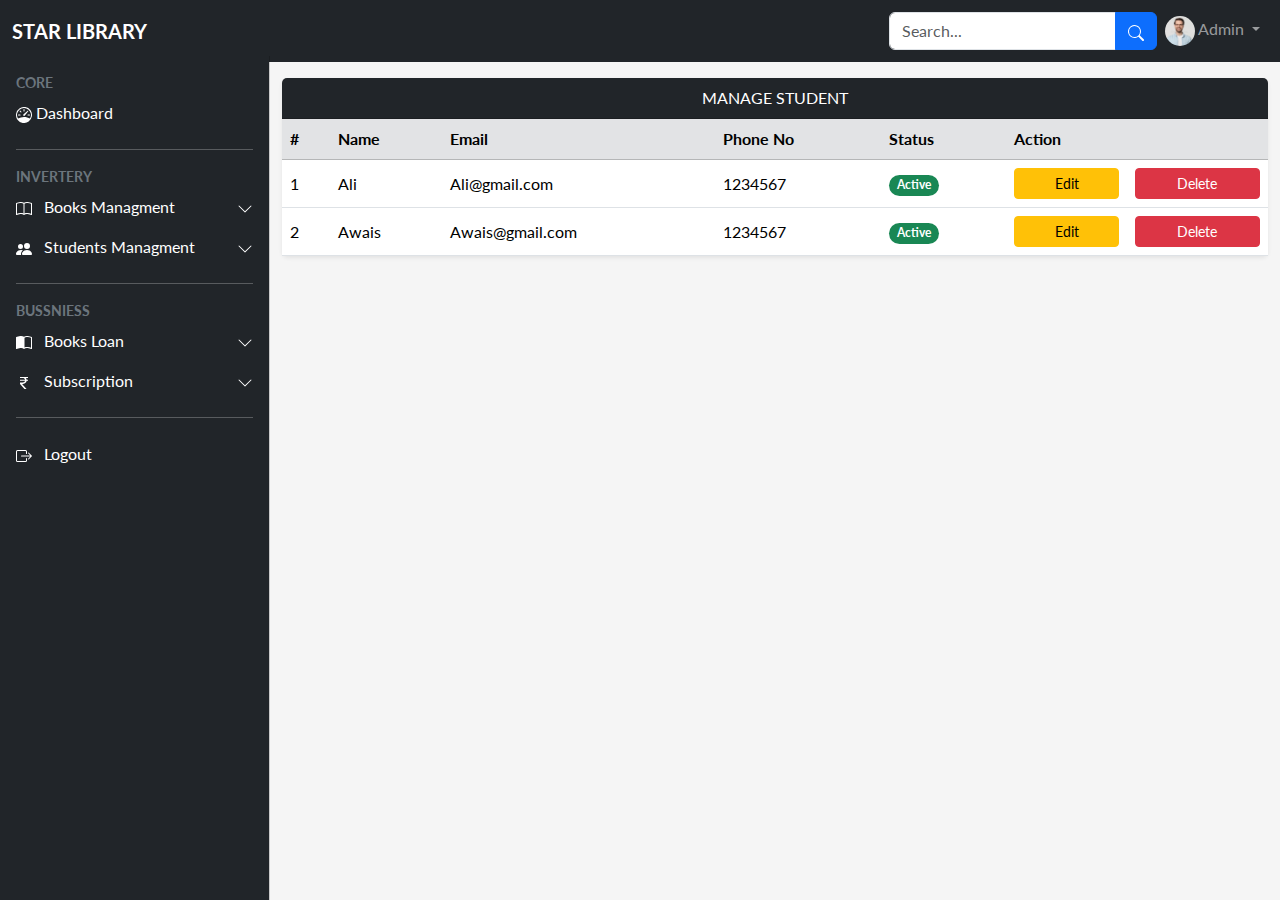
<file: manage-student.html>
<!DOCTYPE html>
<html lang="en">
<head>
    <meta charset="UTF-8">
    <meta name="viewport" content="width=device-width, initial-scale=1.0">
    <title>Document</title>
    <link href="https://cdn.jsdelivr.net/npm/bootstrap@5.3.3/dist/css/bootstrap.min.css" rel="stylesheet" integrity="sha384-QWTKZyjpPEjISv5WaRU9OFeRpok6YctnYmDr5pNlyT2bRjXh0JMhjY6hW+ALEwIH" crossorigin="anonymous">
    <link rel="stylesheet" href="./assets/css/style.css">
</head>
<body>
    
<!-- navbar top -->
<nav class="navbar navbar-expand-lg navbar-dark bg-dark">
  <div class="container-fluid">
   <!-- offcanvas trigger start -->
  <button class="navbar-toggler me-2" type="button" data-bs-toggle="offcanvas" data-bs-target="#offcanvasExample" aria-controls="offcanvasExample">
      <span class="navbar-toggler-icon"></span>
  </button>
   <!-- offcanvas trigger end -->
    <a class="navbar-brand text-uppercase fw-bold text-uppercase me-auto" href="#">star library</a>
    <button class="navbar-toggler" type="button" data-bs-toggle="collapse" data-bs-target="#navbarSupportedContent" aria-controls="navbarSupportedContent" aria-expanded="false" aria-label="Toggle navigation">
      <span class="navbar-toggler-icon"></span>
    </button>
    <div class="collapse navbar-collapse" id="navbarSupportedContent">
      <form class="d-flex ms-auto" role="search">
          <div class="input-group my-3 my-md-0">
              <input type="text" class="form-control" placeholder="Search..." >
              <button class="btn btn-primary" type="button" id="button-addon2">
                  <svg xmlns="http://www.w3.org/2000/svg" width="16" height="16" fill="currentColor" class="bi bi-search" viewBox="0 0 16 16">
                      <path d="M11.742 10.344a6.5 6.5 0 1 0-1.397 1.398h-.001q.044.06.098.115l3.85 3.85a1 1 0 0 0 1.415-1.414l-3.85-3.85a1 1 0 0 0-.115-.1zM12 6.5a5.5 5.5 0 1 1-11 0 5.5 5.5 0 0 1 11 0"/>
                    </svg>
              </button>
          
            </div>
      </form>
      <ul class="navbar-nav mb-2 mb-lg-0">
          <li class="nav-item dropdown">
            <a class="nav-link dropdown-toggle" href="#" role="button" data-bs-toggle="dropdown" aria-expanded="false">
                  <img src="./assets/img/happy-caucasian-man-glasses-isolated-studio-background-millennial-guy-wear-grey-smiling-white-healthy-teeth-positive-165219955.webp" class="img-icon" alt="">
              Admin
            </a>
            <ul class="dropdown-menu dropdown-menu-end">
              <li><a class="dropdown-item" href="#">Profile</a></li>
              <li><a class="dropdown-item" href="#">Change Password</a></li>
              <li><hr class="dropdown-divider"></li>
              <li><a class="dropdown-item" href="./index.html">Logout</a></li>
            </ul>
          </li>
        </ul>
    </div>
  </div>
</nav>
<!-- navbar end -->


<!-- offcanvas top -->
<div class="offcanvas offcanvas-start text-bg-dark sidebar-nav" 
tabindex="-1" 
id="offcanvasExample" 
aria-labelledby="offcanvasExampleLabel"
>
 <div class="offcanvas-body">
     <ul class="navbar-nav">
         <li class="nav-item">
               <div class="small text-secondary text-uppercase fw-bold">Core</div>
           </li>
         <li class="nav-item">
           <a class="nav-link active" aria-current="page" href="Dashboard.html">
             <svg xmlns="http://www.w3.org/2000/svg" width="16" height="16" fill="currentColor" class="bi bi-speedometer" viewBox="0 0 16 16">
                 <path d="M8 2a.5.5 0 0 1 .5.5V4a.5.5 0 0 1-1 0V2.5A.5.5 0 0 1 8 2M3.732 3.732a.5.5 0 0 1 .707 0l.915.914a.5.5 0 1 1-.708.708l-.914-.915a.5.5 0 0 1 0-.707M2 8a.5.5 0 0 1 .5-.5h1.586a.5.5 0 0 1 0 1H2.5A.5.5 0 0 1 2 8m9.5 0a.5.5 0 0 1 .5-.5h1.5a.5.5 0 0 1 0 1H12a.5.5 0 0 1-.5-.5m.754-4.246a.39.39 0 0 0-.527-.02L7.547 7.31A.91.91 0 1 0 8.85 8.569l3.434-4.297a.39.39 0 0 0-.029-.518z"/>
                 <path fill-rule="evenodd" d="M6.664 15.889A8 8 0 1 1 9.336.11a8 8 0 0 1-2.672 15.78zm-4.665-4.283A11.95 11.95 0 0 1 8 10c2.186 0 4.236.585 6.001 1.606a7 7 0 1 0-12.002 0"/>
             </svg>
             Dashboard
         </a>
         </li>
         <li class="nav-item"> 
             <hr>
         </li>
         <li class="nav-item">
             <div class="small text-secondary text-uppercase fw-bold">Invertery</div>
         </li>
         <li class="nav-item">
             <a class="nav-link sidebar-link" 
               data-bs-toggle="collapse" 
               href="#book_LMS" 
               role="button" 
               aria-expanded="false" 
               aria-controls="book_LMS">
               <svg xmlns="http://www.w3.org/2000/svg" width="16" height="16" fill="currentColor" class="me-2 bi bi-book" viewBox="0 0 16 16">
                 <path d="M1 2.828c.885-.37 2.154-.769 3.388-.893 1.33-.134 2.458.063 3.112.752v9.746c-.935-.53-2.12-.603-3.213-.493-1.18.12-2.37.461-3.287.811zm7.5-.141c.654-.689 1.782-.886 3.112-.752 1.234.124 2.503.523 3.388.893v9.923c-.918-.35-2.107-.692-3.287-.81-1.094-.111-2.278-.039-3.213.492zM8 1.783C7.015.936 5.587.81 4.287.94c-1.514.153-3.042.672-3.994 1.105A.5.5 0 0 0 0 2.5v11a.5.5 0 0 0 .707.455c.882-.4 2.303-.881 3.68-1.02 1.409-.142 2.59.087 3.223.877a.5.5 0 0 0 .78 0c.633-.79 1.814-1.019 3.222-.877 1.378.139 2.8.62 3.681 1.02A.5.5 0 0 0 16 13.5v-11a.5.5 0 0 0-.293-.455c-.952-.433-2.48-.952-3.994-1.105C10.413.809 8.985.936 8 1.783"/>
               </svg>
                 Books Managment
                 <span class="right-icon  float-end" >
                     <svg xmlns="http://www.w3.org/2000/svg" width="16" height="16" fill="currentColor" class="bi bi-chevron-down" viewBox="0 0 16 16">
                         <path fill-rule="evenodd" d="M1.646 4.646a.5.5 0 0 1 .708 0L8 10.293l5.646-5.647a.5.5 0 0 1 .708.708l-6 6a.5.5 0 0 1-.708 0l-6-6a.5.5 0 0 1 0-.708"/>
                     </svg>
                 </span>
               </a>
               <div class="collapse" id="book_LMS">
                 <div>
                     <ul class="navbar-nav ps-3">
                        <li class="nav-item">
                            <a href="#" 
                               class="nav-link d-inline-flex align-items-center justify-content-center"
                               data-bs-toggle="modal"
                               data-bs-target="#add_employee">
                             <svg xmlns="http://www.w3.org/2000/svg" width="16" height="16" fill="currentColor" class="me-2 bi bi-plus-lg" viewBox="0 0 16 16">
                                 <path fill-rule="evenodd" d="M8 2a.5.5 0 0 1 .5.5v5h5a.5.5 0 0 1 0 1h-5v5a.5.5 0 0 1-1 0v-5h-5a.5.5 0 0 1 0-1h5v-5A.5.5 0 0 1 8 2"/>
                             </svg>
                               Add New 
                            </a>
                         </li>
                         <li  class="nav-item">
                             <a href="./manage-books.html" class="nav-link">
                                 <svg xmlns="http://www.w3.org/2000/svg" width="16" height="16" fill="currentColor" class="me-2 bi bi-list-task" viewBox="0 0 16 16">
                                     <path fill-rule="evenodd" d="M2 2.5a.5.5 0 0 0-.5.5v1a.5.5 0 0 0 .5.5h1a.5.5 0 0 0 .5-.5V3a.5.5 0 0 0-.5-.5zM3 3H2v1h1z"/>
                                     <path d="M5 3.5a.5.5 0 0 1 .5-.5h9a.5.5 0 0 1 0 1h-9a.5.5 0 0 1-.5-.5M5.5 7a.5.5 0 0 0 0 1h9a.5.5 0 0 0 0-1zm0 4a.5.5 0 0 0 0 1h9a.5.5 0 0 0 0-1z"/>
                                     <path fill-rule="evenodd" d="M1.5 7a.5.5 0 0 1 .5-.5h1a.5.5 0 0 1 .5.5v1a.5.5 0 0 1-.5.5H2a.5.5 0 0 1-.5-.5zM2 7h1v1H2zm0 3.5a.5.5 0 0 0-.5.5v1a.5.5 0 0 0 .5.5h1a.5.5 0 0 0 .5-.5v-1a.5.5 0 0 0-.5-.5zm1 .5H2v1h1z"/>
                                 </svg>
                                 Manage All 
                             </a>
                          </li>
                     </ul>   
                 </div>
               </div>
         </li>
         <li class="nav-item">
             <a class="nav-link sidebar-link" 
               data-bs-toggle="collapse" 
               href="#student_LMS" 
               role="button" 
               aria-expanded="false" 
               aria-controls="student_LMS">
               <svg xmlns="http://www.w3.org/2000/svg" width="16" height="16" fill="currentColor" class="me-2 bi bi-people-fill" viewBox="0 0 16 16">
                 <path d="M7 14s-1 0-1-1 1-4 5-4 5 3 5 4-1 1-1 1zm4-6a3 3 0 1 0 0-6 3 3 0 0 0 0 6m-5.784 6A2.24 2.24 0 0 1 5 13c0-1.355.68-2.75 1.936-3.72A6.3 6.3 0 0 0 5 9c-4 0-5 3-5 4s1 1 1 1zM4.5 8a2.5 2.5 0 1 0 0-5 2.5 2.5 0 0 0 0 5"/>
               </svg>
                 Students Managment
                 <span class="right-icon  float-end" >
                     <svg xmlns="http://www.w3.org/2000/svg" width="16" height="16" fill="currentColor" class="bi bi-chevron-down" viewBox="0 0 16 16">
                         <path fill-rule="evenodd" d="M1.646 4.646a.5.5 0 0 1 .708 0L8 10.293l5.646-5.647a.5.5 0 0 1 .708.708l-6 6a.5.5 0 0 1-.708 0l-6-6a.5.5 0 0 1 0-.708"/>
                     </svg>
                 </span>
               </a>
               <div class="collapse" id="student_LMS">
                 <div>
                     <ul class="navbar-nav ps-3">
                        <li class="nav-item">
                            <a href="#" 
                              class="nav-link d-inline-flex align-items-center justify-content-center"
                              data-bs-target="#Add_student"
                              data-bs-toggle="modal">
                             <svg xmlns="http://www.w3.org/2000/svg" width="16" height="16" fill="currentColor" class="me-2 bi bi-plus-lg" viewBox="0 0 16 16">
                                 <path fill-rule="evenodd" d="M8 2a.5.5 0 0 1 .5.5v5h5a.5.5 0 0 1 0 1h-5v5a.5.5 0 0 1-1 0v-5h-5a.5.5 0 0 1 0-1h5v-5A.5.5 0 0 1 8 2"/>
                             </svg>
                               Add New 
                            </a>
                         </li>
                         <li  class="nav-item">
                             <a href="./manage-student.html" class="nav-link">
                                 <svg xmlns="http://www.w3.org/2000/svg" width="16" height="16" fill="currentColor" class="me-2 bi bi-list-task" viewBox="0 0 16 16">
                                     <path fill-rule="evenodd" d="M2 2.5a.5.5 0 0 0-.5.5v1a.5.5 0 0 0 .5.5h1a.5.5 0 0 0 .5-.5V3a.5.5 0 0 0-.5-.5zM3 3H2v1h1z"/>
                                     <path d="M5 3.5a.5.5 0 0 1 .5-.5h9a.5.5 0 0 1 0 1h-9a.5.5 0 0 1-.5-.5M5.5 7a.5.5 0 0 0 0 1h9a.5.5 0 0 0 0-1zm0 4a.5.5 0 0 0 0 1h9a.5.5 0 0 0 0-1z"/>
                                     <path fill-rule="evenodd" d="M1.5 7a.5.5 0 0 1 .5-.5h1a.5.5 0 0 1 .5.5v1a.5.5 0 0 1-.5.5H2a.5.5 0 0 1-.5-.5zM2 7h1v1H2zm0 3.5a.5.5 0 0 0-.5.5v1a.5.5 0 0 0 .5.5h1a.5.5 0 0 0 .5-.5v-1a.5.5 0 0 0-.5-.5zm1 .5H2v1h1z"/>
                                 </svg>
                                 Manage All 
                             </a>
                          </li>
                     </ul>   
                 </div>
               </div>
         </li>
         <li class="nav-item"> 
             <hr>
         </li>
         <li class="nav-item">
             <div class="small text-secondary text-uppercase fw-bold">bussniess</div>
         </li>
         <li class="nav-item">
             <a class="nav-link sidebar-link" 
               data-bs-toggle="collapse" 
               href="#book_Loan" 
               role="button" 
               aria-expanded="false" 
               aria-controls="book_Loan">
                 <svg xmlns="http://www.w3.org/2000/svg" width="16" height="16" fill="currentColor" class="me-2 bi bi-book-half" viewBox="0 0 16 16">
                     <path d="M8.5 2.687c.654-.689 1.782-.886 3.112-.752 1.234.124 2.503.523 3.388.893v9.923c-.918-.35-2.107-.692-3.287-.81-1.094-.111-2.278-.039-3.213.492zM8 1.783C7.015.936 5.587.81 4.287.94c-1.514.153-3.042.672-3.994 1.105A.5.5 0 0 0 0 2.5v11a.5.5 0 0 0 .707.455c.882-.4 2.303-.881 3.68-1.02 1.409-.142 2.59.087 3.223.877a.5.5 0 0 0 .78 0c.633-.79 1.814-1.019 3.222-.877 1.378.139 2.8.62 3.681 1.02A.5.5 0 0 0 16 13.5v-11a.5.5 0 0 0-.293-.455c-.952-.433-2.48-.952-3.994-1.105C10.413.809 8.985.936 8 1.783"/>
                   </svg>
                 Books Loan
                 <span class="right-icon  float-end" >
                     <svg xmlns="http://www.w3.org/2000/svg" width="16" height="16" fill="currentColor" class="bi bi-chevron-down" viewBox="0 0 16 16">
                         <path fill-rule="evenodd" d="M1.646 4.646a.5.5 0 0 1 .708 0L8 10.293l5.646-5.647a.5.5 0 0 1 .708.708l-6 6a.5.5 0 0 1-.708 0l-6-6a.5.5 0 0 1 0-.708"/>
                     </svg>
                 </span>
               </a>
               <div class="collapse" id="book_Loan">
                 <div>
                     <ul class="navbar-nav ps-3">
                        <li class="nav-item"
                            data-bs-toggle="modal"
                            data-bs-target="#Add_Loan">
                            <a href="#" class="nav-link d-inline-flex align-items-center justify-content-center">
                             <svg xmlns="http://www.w3.org/2000/svg" width="16" height="16" fill="currentColor" class="me-2 bi bi-plus-lg" viewBox="0 0 16 16">
                                 <path fill-rule="evenodd" d="M8 2a.5.5 0 0 1 .5.5v5h5a.5.5 0 0 1 0 1h-5v5a.5.5 0 0 1-1 0v-5h-5a.5.5 0 0 1 0-1h5v-5A.5.5 0 0 1 8 2"/>
                             </svg>
                               Add New 
                            </a>
                         </li>
                         <li  class="nav-item">
                             <a href="Manage-Loan.html" class="nav-link">
                                 <svg xmlns="http://www.w3.org/2000/svg" width="16" height="16" fill="currentColor" class="me-2 bi bi-list-task" viewBox="0 0 16 16">
                                     <path fill-rule="evenodd" d="M2 2.5a.5.5 0 0 0-.5.5v1a.5.5 0 0 0 .5.5h1a.5.5 0 0 0 .5-.5V3a.5.5 0 0 0-.5-.5zM3 3H2v1h1z"/>
                                     <path d="M5 3.5a.5.5 0 0 1 .5-.5h9a.5.5 0 0 1 0 1h-9a.5.5 0 0 1-.5-.5M5.5 7a.5.5 0 0 0 0 1h9a.5.5 0 0 0 0-1zm0 4a.5.5 0 0 0 0 1h9a.5.5 0 0 0 0-1z"/>
                                     <path fill-rule="evenodd" d="M1.5 7a.5.5 0 0 1 .5-.5h1a.5.5 0 0 1 .5.5v1a.5.5 0 0 1-.5.5H2a.5.5 0 0 1-.5-.5zM2 7h1v1H2zm0 3.5a.5.5 0 0 0-.5.5v1a.5.5 0 0 0 .5.5h1a.5.5 0 0 0 .5-.5v-1a.5.5 0 0 0-.5-.5zm1 .5H2v1h1z"/>
                                 </svg>
                                 Manage All 
                             </a>
                          </li>
                     </ul>   
                 </div>
               </div>
         </li>
         <li class="nav-item">
             <a class="nav-link sidebar-link" 
               data-bs-toggle="collapse" 
               href="#subscription_LMS" 
               role="button" 
               aria-expanded="false" 
               aria-controls="subscription_LMS">
               <svg xmlns="http://www.w3.org/2000/svg" width="16" height="16" fill="currentColor" class="me-2 bi bi-currency-rupee" viewBox="0 0 16 16">
                 <path d="M4 3.06h2.726c1.22 0 2.12.575 2.325 1.724H4v1.051h5.051C8.855 7.001 8 7.558 6.788 7.558H4v1.317L8.437 14h2.11L6.095 8.884h.855c2.316-.018 3.465-1.476 3.688-3.049H12V4.784h-1.345c-.08-.778-.357-1.335-.793-1.732H12V2H4z"/>
               </svg>
                 Subscription
                 <span class="right-icon  float-end" >
                     <svg xmlns="http://www.w3.org/2000/svg" width="16" height="16" fill="currentColor" class="bi bi-chevron-down" viewBox="0 0 16 16">
                         <path fill-rule="evenodd" d="M1.646 4.646a.5.5 0 0 1 .708 0L8 10.293l5.646-5.647a.5.5 0 0 1 .708.708l-6 6a.5.5 0 0 1-.708 0l-6-6a.5.5 0 0 1 0-.708"/>
                     </svg>
                 </span>
               </a>
               <div class="collapse" id="subscription_LMS">
                 <div>
                     <ul class="navbar-nav ps-3">
                        <li class="nav-item">
                            <a href="#" 
                              class="nav-link d-inline-flex align-items-center justify-content-center"
                              data-bs-toggle="modal"
                              data-bs-target="#add_plain">
                             <svg xmlns="http://www.w3.org/2000/svg" width="16" height="16" fill="currentColor" class="me-2 bi bi-plus-lg" viewBox="0 0 16 16">
                                 <path fill-rule="evenodd" d="M8 2a.5.5 0 0 1 .5.5v5h5a.5.5 0 0 1 0 1h-5v5a.5.5 0 0 1-1 0v-5h-5a.5.5 0 0 1 0-1h5v-5A.5.5 0 0 1 8 2"/>
                             </svg>
                               Plans
                            </a>
                         </li>
                         <li  class="nav-item">
                             <a href="subscriptions.html" class="nav-link">
                                 <svg xmlns="http://www.w3.org/2000/svg" width="16" height="16" fill="currentColor" class="me-2 bi bi-list-task" viewBox="0 0 16 16">
                                     <path fill-rule="evenodd" d="M2 2.5a.5.5 0 0 0-.5.5v1a.5.5 0 0 0 .5.5h1a.5.5 0 0 0 .5-.5V3a.5.5 0 0 0-.5-.5zM3 3H2v1h1z"/>
                                     <path d="M5 3.5a.5.5 0 0 1 .5-.5h9a.5.5 0 0 1 0 1h-9a.5.5 0 0 1-.5-.5M5.5 7a.5.5 0 0 0 0 1h9a.5.5 0 0 0 0-1zm0 4a.5.5 0 0 0 0 1h9a.5.5 0 0 0 0-1z"/>
                                     <path fill-rule="evenodd" d="M1.5 7a.5.5 0 0 1 .5-.5h1a.5.5 0 0 1 .5.5v1a.5.5 0 0 1-.5.5H2a.5.5 0 0 1-.5-.5zM2 7h1v1H2zm0 3.5a.5.5 0 0 0-.5.5v1a.5.5 0 0 0 .5.5h1a.5.5 0 0 0 .5-.5v-1a.5.5 0 0 0-.5-.5zm1 .5H2v1h1z"/>
                                 </svg>
                                 Purchase History
                             </a>
                          </li>
                     </ul>   
                 </div>
               </div>
         </li>
         <li class="nav-item"> 
             <hr>
         </li>
         <li class="nav-item">
             <a class="nav-link active" aria-current="page" href="index.html">
                 <svg xmlns="http://www.w3.org/2000/svg" width="16" height="16" fill="currentColor" class="me-2 bi bi-box-arrow-right" viewBox="0 0 16 16">
                     <path fill-rule="evenodd" d="M10 12.5a.5.5 0 0 1-.5.5h-8a.5.5 0 0 1-.5-.5v-9a.5.5 0 0 1 .5-.5h8a.5.5 0 0 1 .5.5v2a.5.5 0 0 0 1 0v-2A1.5 1.5 0 0 0 9.5 2h-8A1.5 1.5 0 0 0 0 3.5v9A1.5 1.5 0 0 0 1.5 14h8a1.5 1.5 0 0 0 1.5-1.5v-2a.5.5 0 0 0-1 0z"/>
                     <path fill-rule="evenodd" d="M15.854 8.354a.5.5 0 0 0 0-.708l-3-3a.5.5 0 0 0-.708.708L14.293 7.5H5.5a.5.5 0 0 0 0 1h8.793l-2.147 2.146a.5.5 0 0 0 .708.708z"/>
                   </svg>
              Logout
           </a>
           </li>
        
     </ul> 

 </div>
</div>
<!-- offcanvas end -->
      
       <!-- Employees data -->
     <main>
      <div class="container">
        <div class="row justify-content-center">
            <div class="col-md-12">
             <div class="card shadow-sm border-0 my-3">
                 <div class="card-header text-bg-dark text-center text-uppercase">Manage Student</div>
                 <div class="table-responsive">
                  <table class="table  align-middle mb-0">
                      <tr class="table-secondary">
                          <th>#</th>
                          <th>Name</th>
                          <th>Email</th>
                          <th>Phone No</th>
                          <th>Status</th>
                          <th>Action</th>
                          <th></th>
                  
                      </tr>
                      <tr>
                          <td>1</td>
                          <td>Ali</td>
                          <td>Ali@gmail.com </td>
                          <td>1234567</td>
                   
                          <td>
                              <div class="d-grid">
                                  <a href="#" >
                                      <span class="badge text-bg-success rounded-pill">Active</span>
                                   </a>
                              </div>
                          </td>
                          <td>
                              <div class="d-grid">
                                  <a href="#" 
                                     class="btn btn-sm btn-warning"
                                     data-bs-toggle="modal"
                                     data-bs-target="#employee_danger">
                                      Edit
                                   </a>
                              </div>
                          </td>
                          <td>
                            <div class="d-grid">
                                <a href="#" 
                                   class="btn btn-sm btn-danger"
                                   data-bs-toggle="modal"
                                   data-bs-target="#employee_danger">
                                    Delete
                                 </a>
                            </div>
                        </td>
                      </tr>
                      <tr>
                        <td>2</td>
                        <td>Awais</td>
                        <td>Awais@gmail.com </td>
                        <td>1234567</td>
                        <td>
                            <div class="d-grid">
                                <a href="#" >
                                    <span class="badge text-bg-success rounded-pill">Active</span>
                                 </a>
                            </div>
                        </td>
                        <td>
                            <div class="d-grid">
                                <a href="#" 
                                   class="btn btn-sm btn-warning"
                                   data-bs-toggle="modal"
                                   data-bs-target="#employee_danger">
                                    Edit
                                 </a>
                            </div>
                        </td>
                        <td>
                          <div class="d-grid">
                              <a href="#" 
                                 class="btn btn-sm btn-danger"
                                 data-bs-toggle="modal"
                                 data-bs-target="#employee_danger">
                                  Delete
                               </a>
                          </div>
                      </td>
                    </tr>
                 
                  </table>
                </div>
             </div>
        </div>
        </div>
    </div>
     </main>
<!-- Employees data -->

   <!-- add bookdetail modal -->
   <div 
   class="modal fade"
   id="add_employee"
   data-bs-backdrop="static"
   tabindex="-1"
   aria-hidden="true"
   style="backdrop-filter: blue (5px);">
        <div class="modal-dialog modal-dialog-centered">
             <div class="modal-content">
                <div class="modal-header text-bg-dark">
                  <h5 class="modal-title">Add Book Deatils</h5>
                  <button 
                  class="btn-close btn-close-white"
                  type="button"
                  data-bs-dismiss="modal"
                  aria-label="Close"></button>
                </div>
                <div class="modal-body">
                     <form>
                      <div class="container">
                          <div class="row gx-2">
                              <div class="col-md-6">
                                 <div class="mb-3">
                                     <input type="text" class="form-control form-control-sm" placeholder="Book Name" required>
                                 </div>
                              </div>
                              <div class="col-md-6">
                                 <div class="mb-3">
                                     <input type="text" class="form-control form-control-sm" placeholder="ISBN Nnumber" required>
                                 </div>
                              </div>
                              <div class="col-md-6">
                                 <div class="mb-3">
                                     <input type="text" class="form-control form-control-sm" placeholder="Author Name" required>
                                 </div>
                              </div>
                              <div class="col-md-6">
                                   <div class="mb-3">
                                       <input type="text" class="form-control form-control-sm" placeholder="Publisher Number" required>
                                   </div>
                              </div>
                              <div class="col-md-12">
                                 <div class="mb-3">
                                     <select class="form-select form-select-sm" aria-label="job assigned">
                                         <option selected>Category / Courses</option>
                                         <option value="Graphic Designer">USPC</option>
                                         <option value="Web Designer">GATE</option>
                                         <option value="Web developer">MCA Entrance</option>
                                     </select>
                                 </div>
                            </div>
                            <div class="col-md-10">
                                 <div class="d-grid">
                                    <button 
                                    class="btn btn-sm btn-success mb-md-0 mb-2"
                                    type="submit"
                                    >Publish</button>
                                 </div>
                            </div>
                            <div class="col-md-2">
                             <div class="d-grid">
                                <button 
                                class="btn btn-sm btn-warning"
                                type="button"
                                data-bs-dismiss="modal"
                                aria-label="Close"
                                 >Close</button>
                             </div>
                        </div>
                          </div>
                      </div>
                     </form>
                </div>
             </div>
        </div>
   </div>
 <!-- add bookdetail modal -->
   <!-- add atudentdetails modal -->
   <div 
   class="modal fade"
   id="Add_student"
   data-bs-backdrop="static"
   tabindex="-1"
   aria-hidden="true"
   style="backdrop-filter: blue (5px);">
        <div class="modal-dialog modal-dialog-centered">
             <div class="modal-content">
                <div class="modal-header text-bg-dark">
                  <h5 class="modal-title">Add Student</h5>
                  <button 
                  class="btn-close btn-close-white"
                  type="button"
                  data-bs-dismiss="modal"
                  aria-label="Close"></button>
                </div>
                <div class="modal-body">
                     <form>
                      <div class="container">
                          <div class="row gx-2">
                              <div class="col-md-6">
                                 <div class="mb-3">
                                     <input type="text" class="form-control form-control-sm" placeholder="Full Name" required>
                                 </div>
                              </div>
                              <div class="col-md-6">
                                 <div class="mb-3">
                                     <input type="email" class="form-control form-control-sm" placeholder="Email" required>
                                 </div>
                              </div>
                              <div class="col-md-6">
                                   <div class="mb-3">
                                       <input type="text" class="form-control form-control-sm" placeholder="Phone Nnumber" required>
                                   </div>
                              </div>
                              <div class="col-md-6">
                                <div class="mb-3">
                                    <input type="text" class="form-control form-control-sm" placeholder="Address" required>
                                </div>
                           </div>
                            <div class="col-md-10">
                                 <div class="d-grid">
                                    <button 
                                    class="btn btn-sm btn-success mb-md-0 mb-2"
                                    type="submit"
                                    >Save</button>
                                 </div>
                            </div>
                            <div class="col-md-2">
                             <div class="d-grid">
                                <button 
                                class="btn btn-sm btn-warning"
                                type="button"
                                data-bs-dismiss="modal"
                                aria-label="Close"
                                 >Close</button>
                             </div>
                        </div>
                          </div>
                      </div>
                     </form>
                </div>
             </div>
        </div>
   </div>
 <!-- add studentdetails modal -->
   <!-- add studentdetails modal -->
   <div 
   class="modal fade"
   id="Add_Loan"
   data-bs-backdrop="static"
   tabindex="-1"
   aria-hidden="true"
   style="backdrop-filter: blue (5px);">
        <div class="modal-dialog modal-dialog-centered">
             <div class="modal-content">
                <div class="modal-header text-bg-dark">
                  <h5 class="modal-title text-uppercase">Add Loan</h5>
                  <button 
                  class="btn-close btn-close-white"
                  type="button"
                  data-bs-dismiss="modal"
                  aria-label="Close"></button>
                </div>
                <div class="modal-body">
                     <form>
                      <div class="container">
                          <div class="row gx-2">
                              <div class="col-md-6">
                                <div class="mb-3">
                                  <label for="" class="form-label">Select Book</label>
                                  <select class="form-select form-select-sm" aria-label="job assigned">
                                      <option selected>Select Please</option>
                                      <option value="Graphic Designer">USPC</option>
                                      <option value="Web Designer">GATE</option>
                                      <option value="Web developer">MCA Entrance</option>
                                  </select>
                              </div>
                              </div>
                              <div class="col-md-6">
                                <div class="mb-3">
                                  <label for="" class="form-label">Select Student</label>
                                  <select class="form-select form-select-sm" aria-label="job assigned">
                                      <option selected>Select Please</option>
                                      <option value="">Ali</option>
                                      <option value="">Awais</option>
                                      <option value="">Asad</option>
                                  </select>
                              </div>
                              </div>
                              <div class="col-md-6">
                                   <div class="mb-3">
                                        <label for="Loan-date">Loan Date</label>
                                       <input  id="Loan-date" type="date" class="form-control form-control-sm"required>
                                   </div>
                              </div>
                              <div class="col-md-6">
                                <div class="mb-3">
                                  <label for="Loan-date">Return Date</label>
                                 <input  id="Loan-date" type="date" class="form-control form-control-sm"required>
                             </div>
                           </div>
                            <div class="col-md-10">
                                 <div class="d-grid">
                                    <button 
                                    class="btn btn-sm btn-success mb-md-0 mb-2"
                                    type="submit"
                                    >Save</button>
                                 </div>
                            </div>
                            <div class="col-md-2">
                             <div class="d-grid">
                                <button 
                                class="btn btn-sm btn-warning"
                                type="button"
                                data-bs-dismiss="modal"
                                aria-label="Close"
                                 >Close</button>
                             </div>
                        </div>
                          </div>
                      </div>
                     </form>
                </div>
             </div>
        </div>
   </div>
 <!-- add studentdetails modal -->
    <!-- add plain modal -->
    <div 
    class="modal fade"
    id="add_plain"
    data-bs-backdrop="static"
    tabindex="-1"
    aria-hidden="true"
    style="backdrop-filter: blue (5px);">
         <div class="modal-dialog modal-dialog-centered">
              <div class="modal-content">
                 <div class="modal-header text-bg-dark">
                   <h5 class="modal-title text-uppercase">Add Plains</h5>
                   <button 
                   class="btn-close btn-close-white"
                   type="button"
                   data-bs-dismiss="modal"
                   aria-label="Close"></button>
                 </div>
                 <div class="modal-body">
                      <form>
                       <div class="container">
                           <div class="row gx-2">
                               <div class="col-md-12">
                                 <div class="mb-3">
                                   <label for="" class="form-label"> Title</label>
                                   <select class="form-select form-select-sm" aria-label="job assigned">
                                       <option selected>Select Please</option>
                                       <option value="Graphic Designer">BASIC</option>
                                       <option value="Web Designer">STANDARD</option>
                                       <option value="Web developer">PREMIUM</option>
                                   </select>
                               </div>
                               </div>
                               <div class="col-md-12">
                                 <div class="mb-3">
                                   <label for="" class="form-label">Amount</label>
                                   <select class="form-select form-select-sm" aria-label="job assigned">
                                       <option selected>Select Please</option>
                                       <option value="">
                                   
                                         Rs: 300
                                        </option>
                                       <option value="">
                                    
                                         Rs: 750
                                       </option>
                                       <option value="">
                                    
                                          Rs: 1200
                                       </option>
                                   </select>
                               </div>
                               </div>
                               <div class="col-md-12">
                                <div class="mb-3">
                                  <label for="" class="form-label"> Duration</label>
                                  <select class="form-select form-select-sm" aria-label="job assigned">
                                      <option selected>Select Please</option>
                                      <option value="Graphic Designer">1 Month</option>
                                      <option value="Web Designer">3 Month</option>
                                      <option value="Web developer">6 Month</option>
                                  </select>
                              </div>
                              </div>
                            
                             <div class="col-md-10">
                                  <div class="d-grid">
                                     <button 
                                     class="btn btn-sm btn-success mb-md-0 mb-2"
                                     type="submit"
                                     >Save</button>
                                  </div>
                             </div>
                             <div class="col-md-2">
                              <div class="d-grid">
                                 <button 
                                 class="btn btn-sm btn-warning"
                                 type="button"
                                 data-bs-dismiss="modal"
                                 aria-label="Close"
                                  >Close</button>
                              </div>
                         </div>
                           </div>
                       </div>
                      </form>
                 </div>
              </div>
         </div>
    </div>
  <!-- add plain modal -->

<script src="https://cdn.jsdelivr.net/npm/bootstrap@5.3.3/dist/js/bootstrap.bundle.min.js" integrity="sha384-YvpcrYf0tY3lHB60NNkmXc5s9fDVZLESaAA55NDzOxhy9GkcIdslK1eN7N6jIeHz" crossorigin="anonymous"></script>
</body>
</html>
</file>
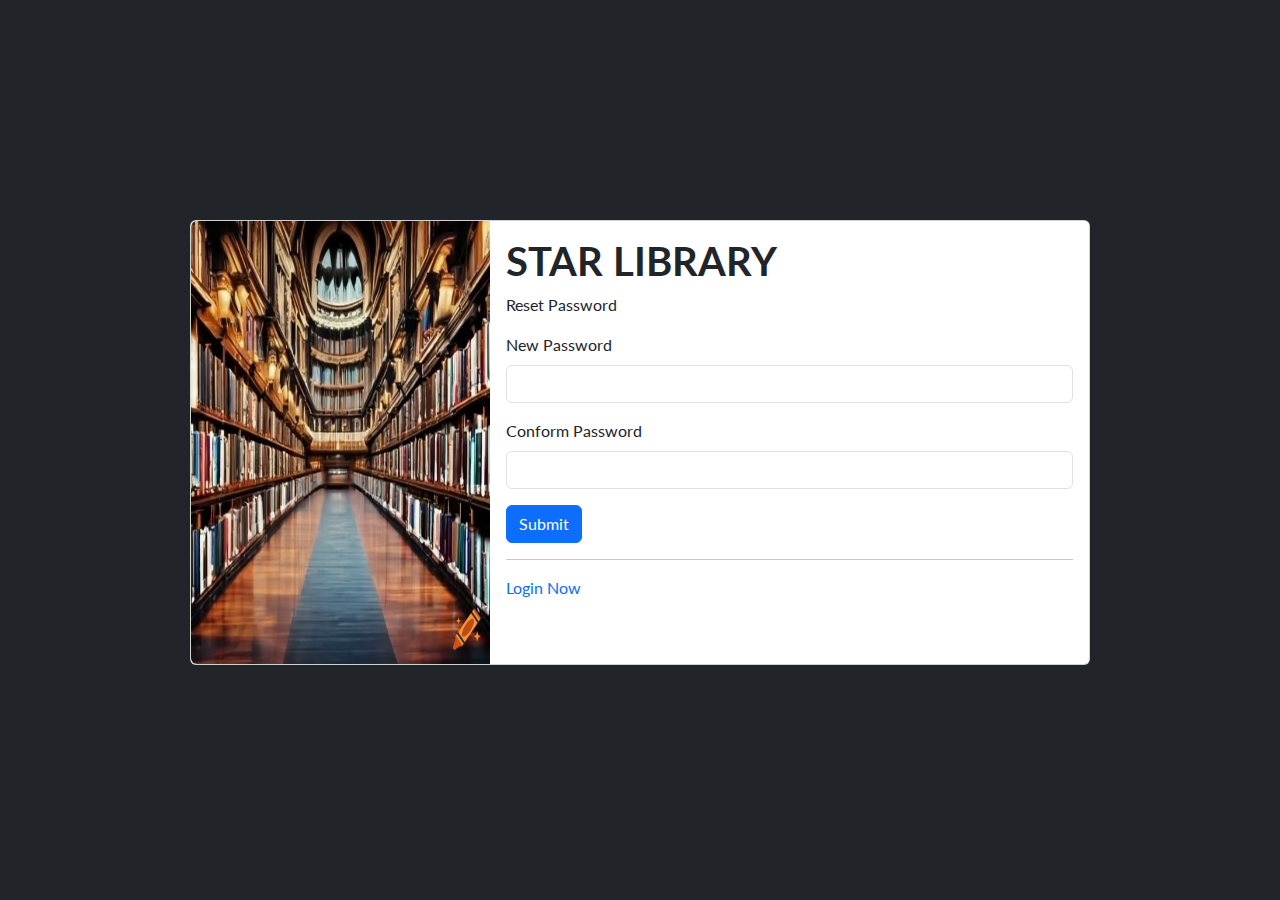
<file: Reset-password.html>
<!DOCTYPE html>
<html lang="en">
<head>
    <meta charset="UTF-8">
    <meta name="viewport" content="width=device-width, initial-scale=1.0">
    <title>Document</title>
    <link href="https://cdn.jsdelivr.net/npm/bootstrap@5.3.3/dist/css/bootstrap.min.css" rel="stylesheet" integrity="sha384-QWTKZyjpPEjISv5WaRU9OFeRpok6YctnYmDr5pNlyT2bRjXh0JMhjY6hW+ALEwIH" crossorigin="anonymous">
    <link rel="stylesheet" href="./assets/css/style.css">
</head>
<body class="bg-dark">
   
  <div class="container d-flex align-items-center justify-content-center vh-100">
      <div class="row">
           <div class="col-md-12">
            <div class="card mb-3" style="max-width: 900px;">
              <div class="row g-0">
                <div class="col-md-4">
                  <img style="height: 100%;" src="./assets/img/login-png.webp" class="img-fluid rounded-start" alt="">
                </div>
                <div class="col-md-8">
                  <div class="card-body mb-5">
                    <h1 class="card-title text-uppercase fw-bold">Star Library</h1>
                    <p class="card-text">Reset Password</p>
                    <form action="">
                      <div class="mb-3">
                        <label for="exampleInputEmail1" class="form-label">New Password</label>
                        <input type="email" class="form-control" id="exampleInputEmail1" aria-describedby="emailHelp">
                      </div>
                      <div class="mb-3">
                        <label for="exampleInputEmail1" class="form-label">Conform  Password</label>
                        <input type="password" class="form-control" id="exampleInputEmail1" aria-describedby="emailHelp">
                      </div>
                      <button type="submit" class="btn btn-primary">Submit</button>
                    </form>
                    <hr>
                      <a href="index.html" class="text-decoration-none">Login Now</a>
                  </div>
                </div>
              </div>
            </div>
           </div>
      </div>
  </div>
 
<script src="https://cdn.jsdelivr.net/npm/bootstrap@5.3.3/dist/js/bootstrap.bundle.min.js" integrity="sha384-YvpcrYf0tY3lHB60NNkmXc5s9fDVZLESaAA55NDzOxhy9GkcIdslK1eN7N6jIeHz" crossorigin="anonymous"></script>
</body>
</html>
</file>
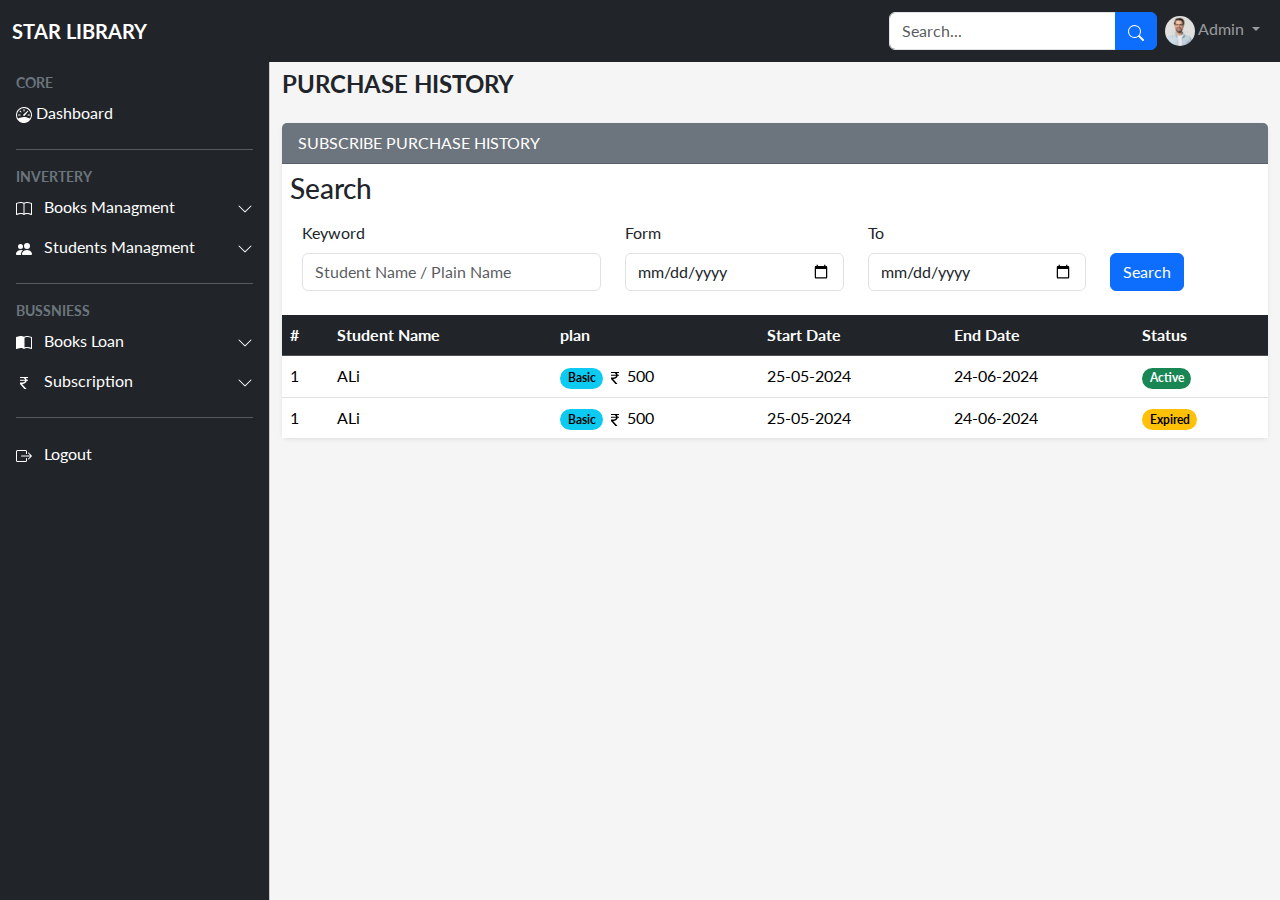
<file: subscriptions.html>
<!DOCTYPE html>
<html lang="en">
<head>
    <meta charset="UTF-8">
    <meta name="viewport" content="width=device-width, initial-scale=1.0">
    <title>Document</title>
    <link href="https://cdn.jsdelivr.net/npm/bootstrap@5.3.3/dist/css/bootstrap.min.css" rel="stylesheet" integrity="sha384-QWTKZyjpPEjISv5WaRU9OFeRpok6YctnYmDr5pNlyT2bRjXh0JMhjY6hW+ALEwIH" crossorigin="anonymous">
    <link rel="stylesheet" href="./assets/css/style.css">
</head>
<body>
    
<!-- navbar top -->
<nav class="navbar navbar-expand-lg navbar-dark bg-dark">
  <div class="container-fluid">
   <!-- offcanvas trigger start -->
  <button class="navbar-toggler me-2" type="button" data-bs-toggle="offcanvas" data-bs-target="#offcanvasExample" aria-controls="offcanvasExample">
      <span class="navbar-toggler-icon"></span>
  </button>
   <!-- offcanvas trigger end -->
    <a class="navbar-brand text-uppercase fw-bold text-uppercase me-auto" href="#">star library</a>
    <button class="navbar-toggler" type="button" data-bs-toggle="collapse" data-bs-target="#navbarSupportedContent" aria-controls="navbarSupportedContent" aria-expanded="false" aria-label="Toggle navigation">
      <span class="navbar-toggler-icon"></span>
    </button>
    <div class="collapse navbar-collapse" id="navbarSupportedContent">
      <form class="d-flex ms-auto" role="search">
          <div class="input-group my-3 my-md-0">
              <input type="text" class="form-control" placeholder="Search..." >
              <button class="btn btn-primary" type="button" id="button-addon2">
                  <svg xmlns="http://www.w3.org/2000/svg" width="16" height="16" fill="currentColor" class="bi bi-search" viewBox="0 0 16 16">
                      <path d="M11.742 10.344a6.5 6.5 0 1 0-1.397 1.398h-.001q.044.06.098.115l3.85 3.85a1 1 0 0 0 1.415-1.414l-3.85-3.85a1 1 0 0 0-.115-.1zM12 6.5a5.5 5.5 0 1 1-11 0 5.5 5.5 0 0 1 11 0"/>
                    </svg>
              </button>
          
            </div>
      </form>
      <ul class="navbar-nav mb-2 mb-lg-0">
          <li class="nav-item dropdown">
            <a class="nav-link dropdown-toggle" href="#" role="button" data-bs-toggle="dropdown" aria-expanded="false">
                  <img src="./assets/img/happy-caucasian-man-glasses-isolated-studio-background-millennial-guy-wear-grey-smiling-white-healthy-teeth-positive-165219955.webp" class="img-icon" alt="">
              Admin
            </a>
            <ul class="dropdown-menu dropdown-menu-end">
              <li><a class="dropdown-item" href="#">Profile</a></li>
              <li><a class="dropdown-item" href="#">Change Password</a></li>
              <li><hr class="dropdown-divider"></li>
              <li><a class="dropdown-item" href="./index.html">Logout</a></li>
            </ul>
          </li>
        </ul>
    </div>
  </div>
</nav>
<!-- navbar end -->


<!-- offcanvas top -->
<div class="offcanvas offcanvas-start text-bg-dark sidebar-nav" 
tabindex="-1" 
id="offcanvasExample" 
aria-labelledby="offcanvasExampleLabel"
>
 <div class="offcanvas-body">
     <ul class="navbar-nav">
         <li class="nav-item">
               <div class="small text-secondary text-uppercase fw-bold">Core</div>
           </li>
         <li class="nav-item">
           <a class="nav-link active" aria-current="page" href="Dashboard.html">
             <svg xmlns="http://www.w3.org/2000/svg" width="16" height="16" fill="currentColor" class="bi bi-speedometer" viewBox="0 0 16 16">
                 <path d="M8 2a.5.5 0 0 1 .5.5V4a.5.5 0 0 1-1 0V2.5A.5.5 0 0 1 8 2M3.732 3.732a.5.5 0 0 1 .707 0l.915.914a.5.5 0 1 1-.708.708l-.914-.915a.5.5 0 0 1 0-.707M2 8a.5.5 0 0 1 .5-.5h1.586a.5.5 0 0 1 0 1H2.5A.5.5 0 0 1 2 8m9.5 0a.5.5 0 0 1 .5-.5h1.5a.5.5 0 0 1 0 1H12a.5.5 0 0 1-.5-.5m.754-4.246a.39.39 0 0 0-.527-.02L7.547 7.31A.91.91 0 1 0 8.85 8.569l3.434-4.297a.39.39 0 0 0-.029-.518z"/>
                 <path fill-rule="evenodd" d="M6.664 15.889A8 8 0 1 1 9.336.11a8 8 0 0 1-2.672 15.78zm-4.665-4.283A11.95 11.95 0 0 1 8 10c2.186 0 4.236.585 6.001 1.606a7 7 0 1 0-12.002 0"/>
             </svg>
             Dashboard
         </a>
         </li>
         <li class="nav-item"> 
             <hr>
         </li>
         <li class="nav-item">
             <div class="small text-secondary text-uppercase fw-bold">Invertery</div>
         </li>
         <li class="nav-item">
             <a class="nav-link sidebar-link" 
               data-bs-toggle="collapse" 
               href="#book_LMS" 
               role="button" 
               aria-expanded="false" 
               aria-controls="book_LMS">
               <svg xmlns="http://www.w3.org/2000/svg" width="16" height="16" fill="currentColor" class="me-2 bi bi-book" viewBox="0 0 16 16">
                 <path d="M1 2.828c.885-.37 2.154-.769 3.388-.893 1.33-.134 2.458.063 3.112.752v9.746c-.935-.53-2.12-.603-3.213-.493-1.18.12-2.37.461-3.287.811zm7.5-.141c.654-.689 1.782-.886 3.112-.752 1.234.124 2.503.523 3.388.893v9.923c-.918-.35-2.107-.692-3.287-.81-1.094-.111-2.278-.039-3.213.492zM8 1.783C7.015.936 5.587.81 4.287.94c-1.514.153-3.042.672-3.994 1.105A.5.5 0 0 0 0 2.5v11a.5.5 0 0 0 .707.455c.882-.4 2.303-.881 3.68-1.02 1.409-.142 2.59.087 3.223.877a.5.5 0 0 0 .78 0c.633-.79 1.814-1.019 3.222-.877 1.378.139 2.8.62 3.681 1.02A.5.5 0 0 0 16 13.5v-11a.5.5 0 0 0-.293-.455c-.952-.433-2.48-.952-3.994-1.105C10.413.809 8.985.936 8 1.783"/>
               </svg>
                 Books Managment
                 <span class="right-icon  float-end" >
                     <svg xmlns="http://www.w3.org/2000/svg" width="16" height="16" fill="currentColor" class="bi bi-chevron-down" viewBox="0 0 16 16">
                         <path fill-rule="evenodd" d="M1.646 4.646a.5.5 0 0 1 .708 0L8 10.293l5.646-5.647a.5.5 0 0 1 .708.708l-6 6a.5.5 0 0 1-.708 0l-6-6a.5.5 0 0 1 0-.708"/>
                     </svg>
                 </span>
               </a>
               <div class="collapse" id="book_LMS">
                 <div>
                     <ul class="navbar-nav ps-3">
                        <li class="nav-item">
                            <a href="#" 
                               class="nav-link d-inline-flex align-items-center justify-content-center"
                               data-bs-toggle="modal"
                               data-bs-target="#add_employee">
                             <svg xmlns="http://www.w3.org/2000/svg" width="16" height="16" fill="currentColor" class="me-2 bi bi-plus-lg" viewBox="0 0 16 16">
                                 <path fill-rule="evenodd" d="M8 2a.5.5 0 0 1 .5.5v5h5a.5.5 0 0 1 0 1h-5v5a.5.5 0 0 1-1 0v-5h-5a.5.5 0 0 1 0-1h5v-5A.5.5 0 0 1 8 2"/>
                             </svg>
                               Add New 
                            </a>
                         </li>
                         <li  class="nav-item">
                             <a href="./manage-books.html" class="nav-link">
                                 <svg xmlns="http://www.w3.org/2000/svg" width="16" height="16" fill="currentColor" class="me-2 bi bi-list-task" viewBox="0 0 16 16">
                                     <path fill-rule="evenodd" d="M2 2.5a.5.5 0 0 0-.5.5v1a.5.5 0 0 0 .5.5h1a.5.5 0 0 0 .5-.5V3a.5.5 0 0 0-.5-.5zM3 3H2v1h1z"/>
                                     <path d="M5 3.5a.5.5 0 0 1 .5-.5h9a.5.5 0 0 1 0 1h-9a.5.5 0 0 1-.5-.5M5.5 7a.5.5 0 0 0 0 1h9a.5.5 0 0 0 0-1zm0 4a.5.5 0 0 0 0 1h9a.5.5 0 0 0 0-1z"/>
                                     <path fill-rule="evenodd" d="M1.5 7a.5.5 0 0 1 .5-.5h1a.5.5 0 0 1 .5.5v1a.5.5 0 0 1-.5.5H2a.5.5 0 0 1-.5-.5zM2 7h1v1H2zm0 3.5a.5.5 0 0 0-.5.5v1a.5.5 0 0 0 .5.5h1a.5.5 0 0 0 .5-.5v-1a.5.5 0 0 0-.5-.5zm1 .5H2v1h1z"/>
                                 </svg>
                                 Manage All 
                             </a>
                          </li>
                     </ul>   
                 </div>
               </div>
         </li>
         <li class="nav-item">
             <a class="nav-link sidebar-link" 
               data-bs-toggle="collapse" 
               href="#student_LMS" 
               role="button" 
               aria-expanded="false" 
               aria-controls="student_LMS">
               <svg xmlns="http://www.w3.org/2000/svg" width="16" height="16" fill="currentColor" class="me-2 bi bi-people-fill" viewBox="0 0 16 16">
                 <path d="M7 14s-1 0-1-1 1-4 5-4 5 3 5 4-1 1-1 1zm4-6a3 3 0 1 0 0-6 3 3 0 0 0 0 6m-5.784 6A2.24 2.24 0 0 1 5 13c0-1.355.68-2.75 1.936-3.72A6.3 6.3 0 0 0 5 9c-4 0-5 3-5 4s1 1 1 1zM4.5 8a2.5 2.5 0 1 0 0-5 2.5 2.5 0 0 0 0 5"/>
               </svg>
                 Students Managment
                 <span class="right-icon  float-end" >
                     <svg xmlns="http://www.w3.org/2000/svg" width="16" height="16" fill="currentColor" class="bi bi-chevron-down" viewBox="0 0 16 16">
                         <path fill-rule="evenodd" d="M1.646 4.646a.5.5 0 0 1 .708 0L8 10.293l5.646-5.647a.5.5 0 0 1 .708.708l-6 6a.5.5 0 0 1-.708 0l-6-6a.5.5 0 0 1 0-.708"/>
                     </svg>
                 </span>
               </a>
               <div class="collapse" id="student_LMS">
                 <div>
                     <ul class="navbar-nav ps-3">
                        <li class="nav-item">
                            <a href="#" 
                              class="nav-link d-inline-flex align-items-center justify-content-center"
                              data-bs-target="#Add_student"
                              data-bs-toggle="modal">
                             <svg xmlns="http://www.w3.org/2000/svg" width="16" height="16" fill="currentColor" class="me-2 bi bi-plus-lg" viewBox="0 0 16 16">
                                 <path fill-rule="evenodd" d="M8 2a.5.5 0 0 1 .5.5v5h5a.5.5 0 0 1 0 1h-5v5a.5.5 0 0 1-1 0v-5h-5a.5.5 0 0 1 0-1h5v-5A.5.5 0 0 1 8 2"/>
                             </svg>
                               Add New 
                            </a>
                         </li>
                         <li  class="nav-item">
                             <a href="./manage-student.html" class="nav-link">
                                 <svg xmlns="http://www.w3.org/2000/svg" width="16" height="16" fill="currentColor" class="me-2 bi bi-list-task" viewBox="0 0 16 16">
                                     <path fill-rule="evenodd" d="M2 2.5a.5.5 0 0 0-.5.5v1a.5.5 0 0 0 .5.5h1a.5.5 0 0 0 .5-.5V3a.5.5 0 0 0-.5-.5zM3 3H2v1h1z"/>
                                     <path d="M5 3.5a.5.5 0 0 1 .5-.5h9a.5.5 0 0 1 0 1h-9a.5.5 0 0 1-.5-.5M5.5 7a.5.5 0 0 0 0 1h9a.5.5 0 0 0 0-1zm0 4a.5.5 0 0 0 0 1h9a.5.5 0 0 0 0-1z"/>
                                     <path fill-rule="evenodd" d="M1.5 7a.5.5 0 0 1 .5-.5h1a.5.5 0 0 1 .5.5v1a.5.5 0 0 1-.5.5H2a.5.5 0 0 1-.5-.5zM2 7h1v1H2zm0 3.5a.5.5 0 0 0-.5.5v1a.5.5 0 0 0 .5.5h1a.5.5 0 0 0 .5-.5v-1a.5.5 0 0 0-.5-.5zm1 .5H2v1h1z"/>
                                 </svg>
                                 Manage All 
                             </a>
                          </li>
                     </ul>   
                 </div>
               </div>
         </li>
         <li class="nav-item"> 
             <hr>
         </li>
         <li class="nav-item">
             <div class="small text-secondary text-uppercase fw-bold">bussniess</div>
         </li>
         <li class="nav-item">
             <a class="nav-link sidebar-link" 
               data-bs-toggle="collapse" 
               href="#book_Loan" 
               role="button" 
               aria-expanded="false" 
               aria-controls="book_Loan">
                 <svg xmlns="http://www.w3.org/2000/svg" width="16" height="16" fill="currentColor" class="me-2 bi bi-book-half" viewBox="0 0 16 16">
                     <path d="M8.5 2.687c.654-.689 1.782-.886 3.112-.752 1.234.124 2.503.523 3.388.893v9.923c-.918-.35-2.107-.692-3.287-.81-1.094-.111-2.278-.039-3.213.492zM8 1.783C7.015.936 5.587.81 4.287.94c-1.514.153-3.042.672-3.994 1.105A.5.5 0 0 0 0 2.5v11a.5.5 0 0 0 .707.455c.882-.4 2.303-.881 3.68-1.02 1.409-.142 2.59.087 3.223.877a.5.5 0 0 0 .78 0c.633-.79 1.814-1.019 3.222-.877 1.378.139 2.8.62 3.681 1.02A.5.5 0 0 0 16 13.5v-11a.5.5 0 0 0-.293-.455c-.952-.433-2.48-.952-3.994-1.105C10.413.809 8.985.936 8 1.783"/>
                   </svg>
                 Books Loan
                 <span class="right-icon  float-end" >
                     <svg xmlns="http://www.w3.org/2000/svg" width="16" height="16" fill="currentColor" class="bi bi-chevron-down" viewBox="0 0 16 16">
                         <path fill-rule="evenodd" d="M1.646 4.646a.5.5 0 0 1 .708 0L8 10.293l5.646-5.647a.5.5 0 0 1 .708.708l-6 6a.5.5 0 0 1-.708 0l-6-6a.5.5 0 0 1 0-.708"/>
                     </svg>
                 </span>
               </a>
               <div class="collapse" id="book_Loan">
                 <div>
                     <ul class="navbar-nav ps-3">
                        <li class="nav-item"
                            data-bs-toggle="modal"
                            data-bs-target="#Add_Loan">
                            <a href="#" class="nav-link d-inline-flex align-items-center justify-content-center">
                             <svg xmlns="http://www.w3.org/2000/svg" width="16" height="16" fill="currentColor" class="me-2 bi bi-plus-lg" viewBox="0 0 16 16">
                                 <path fill-rule="evenodd" d="M8 2a.5.5 0 0 1 .5.5v5h5a.5.5 0 0 1 0 1h-5v5a.5.5 0 0 1-1 0v-5h-5a.5.5 0 0 1 0-1h5v-5A.5.5 0 0 1 8 2"/>
                             </svg>
                               Add New 
                            </a>
                         </li>
                         <li  class="nav-item">
                             <a href="Manage-Loan.html" class="nav-link">
                                 <svg xmlns="http://www.w3.org/2000/svg" width="16" height="16" fill="currentColor" class="me-2 bi bi-list-task" viewBox="0 0 16 16">
                                     <path fill-rule="evenodd" d="M2 2.5a.5.5 0 0 0-.5.5v1a.5.5 0 0 0 .5.5h1a.5.5 0 0 0 .5-.5V3a.5.5 0 0 0-.5-.5zM3 3H2v1h1z"/>
                                     <path d="M5 3.5a.5.5 0 0 1 .5-.5h9a.5.5 0 0 1 0 1h-9a.5.5 0 0 1-.5-.5M5.5 7a.5.5 0 0 0 0 1h9a.5.5 0 0 0 0-1zm0 4a.5.5 0 0 0 0 1h9a.5.5 0 0 0 0-1z"/>
                                     <path fill-rule="evenodd" d="M1.5 7a.5.5 0 0 1 .5-.5h1a.5.5 0 0 1 .5.5v1a.5.5 0 0 1-.5.5H2a.5.5 0 0 1-.5-.5zM2 7h1v1H2zm0 3.5a.5.5 0 0 0-.5.5v1a.5.5 0 0 0 .5.5h1a.5.5 0 0 0 .5-.5v-1a.5.5 0 0 0-.5-.5zm1 .5H2v1h1z"/>
                                 </svg>
                                 Manage All 
                             </a>
                          </li>
                     </ul>   
                 </div>
               </div>
         </li>
         <li class="nav-item">
             <a class="nav-link sidebar-link" 
               data-bs-toggle="collapse" 
               href="#subscription_LMS" 
               role="button" 
               aria-expanded="false" 
               aria-controls="subscription_LMS">
               <svg xmlns="http://www.w3.org/2000/svg" width="16" height="16" fill="currentColor" class="me-2 bi bi-currency-rupee" viewBox="0 0 16 16">
                 <path d="M4 3.06h2.726c1.22 0 2.12.575 2.325 1.724H4v1.051h5.051C8.855 7.001 8 7.558 6.788 7.558H4v1.317L8.437 14h2.11L6.095 8.884h.855c2.316-.018 3.465-1.476 3.688-3.049H12V4.784h-1.345c-.08-.778-.357-1.335-.793-1.732H12V2H4z"/>
               </svg>
                 Subscription
                 <span class="right-icon  float-end" >
                     <svg xmlns="http://www.w3.org/2000/svg" width="16" height="16" fill="currentColor" class="bi bi-chevron-down" viewBox="0 0 16 16">
                         <path fill-rule="evenodd" d="M1.646 4.646a.5.5 0 0 1 .708 0L8 10.293l5.646-5.647a.5.5 0 0 1 .708.708l-6 6a.5.5 0 0 1-.708 0l-6-6a.5.5 0 0 1 0-.708"/>
                     </svg>
                 </span>
               </a>
               <div class="collapse" id="subscription_LMS">
                 <div>
                     <ul class="navbar-nav ps-3">
                        <li class="nav-item">
                            <a href="#" 
                              class="nav-link d-inline-flex align-items-center justify-content-center"
                              data-bs-toggle="modal"
                              data-bs-target="#add_plain">
                             <svg xmlns="http://www.w3.org/2000/svg" width="16" height="16" fill="currentColor" class="me-2 bi bi-plus-lg" viewBox="0 0 16 16">
                                 <path fill-rule="evenodd" d="M8 2a.5.5 0 0 1 .5.5v5h5a.5.5 0 0 1 0 1h-5v5a.5.5 0 0 1-1 0v-5h-5a.5.5 0 0 1 0-1h5v-5A.5.5 0 0 1 8 2"/>
                             </svg>
                               Plans
                            </a>
                         </li>
                         <li  class="nav-item">
                             <a href="subscriptions.html" class="nav-link">
                                 <svg xmlns="http://www.w3.org/2000/svg" width="16" height="16" fill="currentColor" class="me-2 bi bi-list-task" viewBox="0 0 16 16">
                                     <path fill-rule="evenodd" d="M2 2.5a.5.5 0 0 0-.5.5v1a.5.5 0 0 0 .5.5h1a.5.5 0 0 0 .5-.5V3a.5.5 0 0 0-.5-.5zM3 3H2v1h1z"/>
                                     <path d="M5 3.5a.5.5 0 0 1 .5-.5h9a.5.5 0 0 1 0 1h-9a.5.5 0 0 1-.5-.5M5.5 7a.5.5 0 0 0 0 1h9a.5.5 0 0 0 0-1zm0 4a.5.5 0 0 0 0 1h9a.5.5 0 0 0 0-1z"/>
                                     <path fill-rule="evenodd" d="M1.5 7a.5.5 0 0 1 .5-.5h1a.5.5 0 0 1 .5.5v1a.5.5 0 0 1-.5.5H2a.5.5 0 0 1-.5-.5zM2 7h1v1H2zm0 3.5a.5.5 0 0 0-.5.5v1a.5.5 0 0 0 .5.5h1a.5.5 0 0 0 .5-.5v-1a.5.5 0 0 0-.5-.5zm1 .5H2v1h1z"/>
                                 </svg>
                                 Purchase History
                             </a>
                          </li>
                     </ul>   
                 </div>
               </div>
         </li>
         <li class="nav-item"> 
             <hr>
         </li>
         <li class="nav-item">
             <a class="nav-link active" aria-current="page" href="index.html">
                 <svg xmlns="http://www.w3.org/2000/svg" width="16" height="16" fill="currentColor" class="me-2 bi bi-box-arrow-right" viewBox="0 0 16 16">
                     <path fill-rule="evenodd" d="M10 12.5a.5.5 0 0 1-.5.5h-8a.5.5 0 0 1-.5-.5v-9a.5.5 0 0 1 .5-.5h8a.5.5 0 0 1 .5.5v2a.5.5 0 0 0 1 0v-2A1.5 1.5 0 0 0 9.5 2h-8A1.5 1.5 0 0 0 0 3.5v9A1.5 1.5 0 0 0 1.5 14h8a1.5 1.5 0 0 0 1.5-1.5v-2a.5.5 0 0 0-1 0z"/>
                     <path fill-rule="evenodd" d="M15.854 8.354a.5.5 0 0 0 0-.708l-3-3a.5.5 0 0 0-.708.708L14.293 7.5H5.5a.5.5 0 0 0 0 1h8.793l-2.147 2.146a.5.5 0 0 0 .708.708z"/>
                   </svg>
              Logout
           </a>
           </li>
        
     </ul> 

 </div>
</div>
<!-- offcanvas end -->
      
       <!-- Employees data -->
     <main>
      <div class="container">
        <div class="row justify-content-center">
          <div class="col-md-12">
            <h4 class="fw-bold text-uppercase mt-2">Purchase History</h4>
        </div>
            <div class="col-md-12">
             <div class="card shadow-sm border-0 my-3">
                 <div class="card-header text-bg-secondary text-uppercase">Subscribe Purchase History</div>
                 <h3 class="ms-2 mt-2">Search</h3>
                 <form >
                  <div class="row m-2 ">
                    <div class="col-md-4">
                      <div class="mb-3">
                        <label for="exampleInputEmail1" class="form-label">Keyword</label>
                        <input type="text" class="form-control" id="exampleInputEmail1" placeholder="Student Name / Plain Name">
                      </div>
                    </div>
                    <div class="col-md-3">
                      <div class="mb-3">
                        <label for="exampleInputEmail1" class="form-label">Form</label>
                        <input type="date" class="form-control" id="exampleInputEmail1">
                      </div>
                    </div>
                    <div class="col-md-3">
                      <div class="mb-3">
                        <label for="exampleInputEmail1" class="form-label">To</label>
                        <input type="date" class="form-control" id="exampleInputEmail1">
                      </div>
                    </div>
                    <div class="col-md-2">
                      <div class="mb-3">
                        <a href="" class="btn btn-primary " style="margin-top: 32px;" role="search">Search</a>
                      </div>
                    </div>
                  </div>
                </form>
                
                 <div class="table-responsive">
                  <table class="table  align-middle mb-0">
                      <tr class="table-dark">
                          <th>#</th>
                          <th>Student Name</th>
                          <th>plan</th>
                          <th>Start Date</th>
                          <th>End Date</th>
                          <th>Status</th>
                      </tr>
                      <tr>
                          <td>1</td>
                          <td>ALi</td>
                          <td>
                             <span class="badge text-bg-info rounded-pill">Basic</span>
                             <svg xmlns="http://www.w3.org/2000/svg" width="16" height="16" fill="currentColor" class="bi bi-currency-rupee" viewBox="0 0 16 16">
                              <path d="M4 3.06h2.726c1.22 0 2.12.575 2.325 1.724H4v1.051h5.051C8.855 7.001 8 7.558 6.788 7.558H4v1.317L8.437 14h2.11L6.095 8.884h.855c2.316-.018 3.465-1.476 3.688-3.049H12V4.784h-1.345c-.08-.778-.357-1.335-.793-1.732H12V2H4z"/>
                            </svg>
                               500   
                          </td>
                          <td>25-05-2024</td>
                          <td>24-06-2024</td>
                   
                          <td>
                              <div class="d-grid">
                                  <a href="#" >
                                      <span class="badge text-bg-success rounded-pill">Active</span>
                                   </a>
                              </div>
                          </td>
                      </tr>
                      <tr>
                        <td>1</td>
                        <td>ALi</td>
                        <td>
                           <span class="badge text-bg-info rounded-pill">Basic</span>
                           <svg xmlns="http://www.w3.org/2000/svg" width="16" height="16" fill="currentColor" class="bi bi-currency-rupee" viewBox="0 0 16 16">
                            <path d="M4 3.06h2.726c1.22 0 2.12.575 2.325 1.724H4v1.051h5.051C8.855 7.001 8 7.558 6.788 7.558H4v1.317L8.437 14h2.11L6.095 8.884h.855c2.316-.018 3.465-1.476 3.688-3.049H12V4.784h-1.345c-.08-.778-.357-1.335-.793-1.732H12V2H4z"/>
                          </svg>
                             500   
                        </td>
                        <td>25-05-2024</td>
                        <td>24-06-2024</td>
                 
                        <td>
                            <div class="d-grid">
                                <a href="#" >
                                    <span class="badge text-bg-warning rounded-pill">Expired</span>
                                 </a>
                            </div>
                        </td>
                    </tr>
                    <tr>
                 
                  </table>
                </div>
             </div>
        </div>
        </div>
    </div>
     </main>
<!-- Employees data -->

   <!-- add bookdetail modal -->
   <div 
   class="modal fade"
   id="add_employee"
   data-bs-backdrop="static"
   tabindex="-1"
   aria-hidden="true"
   style="backdrop-filter: blue (5px);">
        <div class="modal-dialog modal-dialog-centered">
             <div class="modal-content">
                <div class="modal-header text-bg-dark">
                  <h5 class="modal-title">Add Book Deatils</h5>
                  <button 
                  class="btn-close btn-close-white"
                  type="button"
                  data-bs-dismiss="modal"
                  aria-label="Close"></button>
                </div>
                <div class="modal-body">
                     <form>
                      <div class="container">
                          <div class="row gx-2">
                              <div class="col-md-6">
                                 <div class="mb-3">
                                     <input type="text" class="form-control form-control-sm" placeholder="Book Name" required>
                                 </div>
                              </div>
                              <div class="col-md-6">
                                 <div class="mb-3">
                                     <input type="text" class="form-control form-control-sm" placeholder="ISBN Nnumber" required>
                                 </div>
                              </div>
                              <div class="col-md-6">
                                 <div class="mb-3">
                                     <input type="text" class="form-control form-control-sm" placeholder="Author Name" required>
                                 </div>
                              </div>
                              <div class="col-md-6">
                                   <div class="mb-3">
                                       <input type="text" class="form-control form-control-sm" placeholder="Publisher Number" required>
                                   </div>
                              </div>
                              <div class="col-md-12">
                                 <div class="mb-3">
                                     <select class="form-select form-select-sm" aria-label="job assigned">
                                         <option selected>Category / Courses</option>
                                         <option value="Graphic Designer">USPC</option>
                                         <option value="Web Designer">GATE</option>
                                         <option value="Web developer">MCA Entrance</option>
                                     </select>
                                 </div>
                            </div>
                            <div class="col-md-10">
                                 <div class="d-grid">
                                    <button 
                                    class="btn btn-sm btn-success mb-md-0 mb-2"
                                    type="submit"
                                    >Publish</button>
                                 </div>
                            </div>
                            <div class="col-md-2">
                             <div class="d-grid">
                                <button 
                                class="btn btn-sm btn-warning"
                                type="button"
                                data-bs-dismiss="modal"
                                aria-label="Close"
                                 >Close</button>
                             </div>
                        </div>
                          </div>
                      </div>
                     </form>
                </div>
             </div>
        </div>
   </div>
 <!-- add bookdetail modal -->
   <!-- add atudentdetails modal -->
   <div 
   class="modal fade"
   id="Add_student"
   data-bs-backdrop="static"
   tabindex="-1"
   aria-hidden="true"
   style="backdrop-filter: blue (5px);">
        <div class="modal-dialog modal-dialog-centered">
             <div class="modal-content">
                <div class="modal-header text-bg-dark">
                  <h5 class="modal-title">Add Student</h5>
                  <button 
                  class="btn-close btn-close-white"
                  type="button"
                  data-bs-dismiss="modal"
                  aria-label="Close"></button>
                </div>
                <div class="modal-body">
                     <form>
                      <div class="container">
                          <div class="row gx-2">
                              <div class="col-md-6">
                                 <div class="mb-3">
                                     <input type="text" class="form-control form-control-sm" placeholder="Full Name" required>
                                 </div>
                              </div>
                              <div class="col-md-6">
                                 <div class="mb-3">
                                     <input type="email" class="form-control form-control-sm" placeholder="Email" required>
                                 </div>
                              </div>
                              <div class="col-md-6">
                                   <div class="mb-3">
                                       <input type="text" class="form-control form-control-sm" placeholder="Phone Nnumber" required>
                                   </div>
                              </div>
                              <div class="col-md-6">
                                <div class="mb-3">
                                    <input type="text" class="form-control form-control-sm" placeholder="Address" required>
                                </div>
                           </div>
                            <div class="col-md-10">
                                 <div class="d-grid">
                                    <button 
                                    class="btn btn-sm btn-success mb-md-0 mb-2"
                                    type="submit"
                                    >Save</button>
                                 </div>
                            </div>
                            <div class="col-md-2">
                             <div class="d-grid">
                                <button 
                                class="btn btn-sm btn-warning"
                                type="button"
                                data-bs-dismiss="modal"
                                aria-label="Close"
                                 >Close</button>
                             </div>
                        </div>
                          </div>
                      </div>
                     </form>
                </div>
             </div>
        </div>
   </div>
 <!-- add studentdetails modal -->
   <!-- add studentdetails modal -->
   <div 
   class="modal fade"
   id="Add_Loan"
   data-bs-backdrop="static"
   tabindex="-1"
   aria-hidden="true"
   style="backdrop-filter: blue (5px);">
        <div class="modal-dialog modal-dialog-centered">
             <div class="modal-content">
                <div class="modal-header text-bg-dark">
                  <h5 class="modal-title text-uppercase">Add Loan</h5>
                  <button 
                  class="btn-close btn-close-white"
                  type="button"
                  data-bs-dismiss="modal"
                  aria-label="Close"></button>
                </div>
                <div class="modal-body">
                     <form>
                      <div class="container">
                          <div class="row gx-2">
                              <div class="col-md-6">
                                <div class="mb-3">
                                  <label for="" class="form-label">Select Book</label>
                                  <select class="form-select form-select-sm" aria-label="job assigned">
                                      <option selected>Select Please</option>
                                      <option value="Graphic Designer">USPC</option>
                                      <option value="Web Designer">GATE</option>
                                      <option value="Web developer">MCA Entrance</option>
                                  </select>
                              </div>
                              </div>
                              <div class="col-md-6">
                                <div class="mb-3">
                                  <label for="" class="form-label">Select Student</label>
                                  <select class="form-select form-select-sm" aria-label="job assigned">
                                      <option selected>Select Please</option>
                                      <option value="">Ali</option>
                                      <option value="">Awais</option>
                                      <option value="">Asad</option>
                                  </select>
                              </div>
                              </div>
                              <div class="col-md-6">
                                   <div class="mb-3">
                                        <label for="Loan-date">Loan Date</label>
                                       <input  id="Loan-date" type="date" class="form-control form-control-sm"required>
                                   </div>
                              </div>
                              <div class="col-md-6">
                                <div class="mb-3">
                                  <label for="Loan-date">Return Date</label>
                                 <input  id="Loan-date" type="date" class="form-control form-control-sm"required>
                             </div>
                           </div>
                            <div class="col-md-10">
                                 <div class="d-grid">
                                    <button 
                                    class="btn btn-sm btn-success mb-md-0 mb-2"
                                    type="submit"
                                    >Save</button>
                                 </div>
                            </div>
                            <div class="col-md-2">
                             <div class="d-grid">
                                <button 
                                class="btn btn-sm btn-warning"
                                type="button"
                                data-bs-dismiss="modal"
                                aria-label="Close"
                                 >Close</button>
                             </div>
                        </div>
                          </div>
                      </div>
                     </form>
                </div>
             </div>
        </div>
   </div>
 <!-- add studentdetails modal -->
    <!-- add plain modal -->
    <div 
    class="modal fade"
    id="add_plain"
    data-bs-backdrop="static"
    tabindex="-1"
    aria-hidden="true"
    style="backdrop-filter: blue (5px);">
         <div class="modal-dialog modal-dialog-centered">
              <div class="modal-content">
                 <div class="modal-header text-bg-dark">
                   <h5 class="modal-title text-uppercase">Add Plains</h5>
                   <button 
                   class="btn-close btn-close-white"
                   type="button"
                   data-bs-dismiss="modal"
                   aria-label="Close"></button>
                 </div>
                 <div class="modal-body">
                      <form>
                       <div class="container">
                           <div class="row gx-2">
                               <div class="col-md-12">
                                 <div class="mb-3">
                                   <label for="" class="form-label"> Title</label>
                                   <select class="form-select form-select-sm" aria-label="job assigned">
                                       <option selected>Select Please</option>
                                       <option value="Graphic Designer">BASIC</option>
                                       <option value="Web Designer">STANDARD</option>
                                       <option value="Web developer">PREMIUM</option>
                                   </select>
                               </div>
                               </div>
                               <div class="col-md-12">
                                 <div class="mb-3">
                                   <label for="" class="form-label">Amount</label>
                                   <select class="form-select form-select-sm" aria-label="job assigned">
                                       <option selected>Select Please</option>
                                       <option value="">
                                   
                                         Rs: 300
                                        </option>
                                       <option value="">
                                    
                                         Rs: 750
                                       </option>
                                       <option value="">
                                    
                                          Rs: 1200
                                       </option>
                                   </select>
                               </div>
                               </div>
                               <div class="col-md-12">
                                <div class="mb-3">
                                  <label for="" class="form-label"> Duration</label>
                                  <select class="form-select form-select-sm" aria-label="job assigned">
                                      <option selected>Select Please</option>
                                      <option value="Graphic Designer">1 Month</option>
                                      <option value="Web Designer">3 Month</option>
                                      <option value="Web developer">6 Month</option>
                                  </select>
                              </div>
                              </div>
                            
                             <div class="col-md-10">
                                  <div class="d-grid">
                                     <button 
                                     class="btn btn-sm btn-success mb-md-0 mb-2"
                                     type="submit"
                                     >Save</button>
                                  </div>
                             </div>
                             <div class="col-md-2">
                              <div class="d-grid">
                                 <button 
                                 class="btn btn-sm btn-warning"
                                 type="button"
                                 data-bs-dismiss="modal"
                                 aria-label="Close"
                                  >Close</button>
                              </div>
                         </div>
                           </div>
                       </div>
                      </form>
                 </div>
              </div>
         </div>
    </div>
  <!-- add plain modal -->

<script src="https://cdn.jsdelivr.net/npm/bootstrap@5.3.3/dist/js/bootstrap.bundle.min.js" integrity="sha384-YvpcrYf0tY3lHB60NNkmXc5s9fDVZLESaAA55NDzOxhy9GkcIdslK1eN7N6jIeHz" crossorigin="anonymous"></script>
</body>
</html>
</file>
<file: assets/css/style.css>
@import url('https://fonts.googleapis.com/css2?family=Lato&display=swap');


body{
    font-family: "Lato", serif;
    font-weight: 400;
    font-style: normal;
    background-color: #f5f5f5;
}

:root{
    --Offcanvas-width: 270px;
    --TopNavheight: 56px;
}
.img-icon{
    width: 30px;
    height: 30px;
    object-fit: cover;
    border-radius: 100%;
}

.sidebar-nav{
    width: var(--Offcanvas-width) !important; 
}
.sidebar-link .right-icon{
     transition: all 0.5s;
}
.sidebar-link[aria-expanded="true"] .right-icon{
   transform: rotate(180deg);
}

@media (min-width:992px) {  
    .offcanvas-backdrop{
        display: none !important;
    }
    .sidebar-nav{
        transform: none !important;
        visibility: visible !important;
        top: var(--TopNavheight) !important;   
    }
    main {
        margin-left: var(--Offcanvas-width);
    }
}
@media (max-width:448px){
   .dashboad-tabs .nav-tabs .nav-link {
     font-size: 10px;
     padding: 5px;
   }
}
</file>
